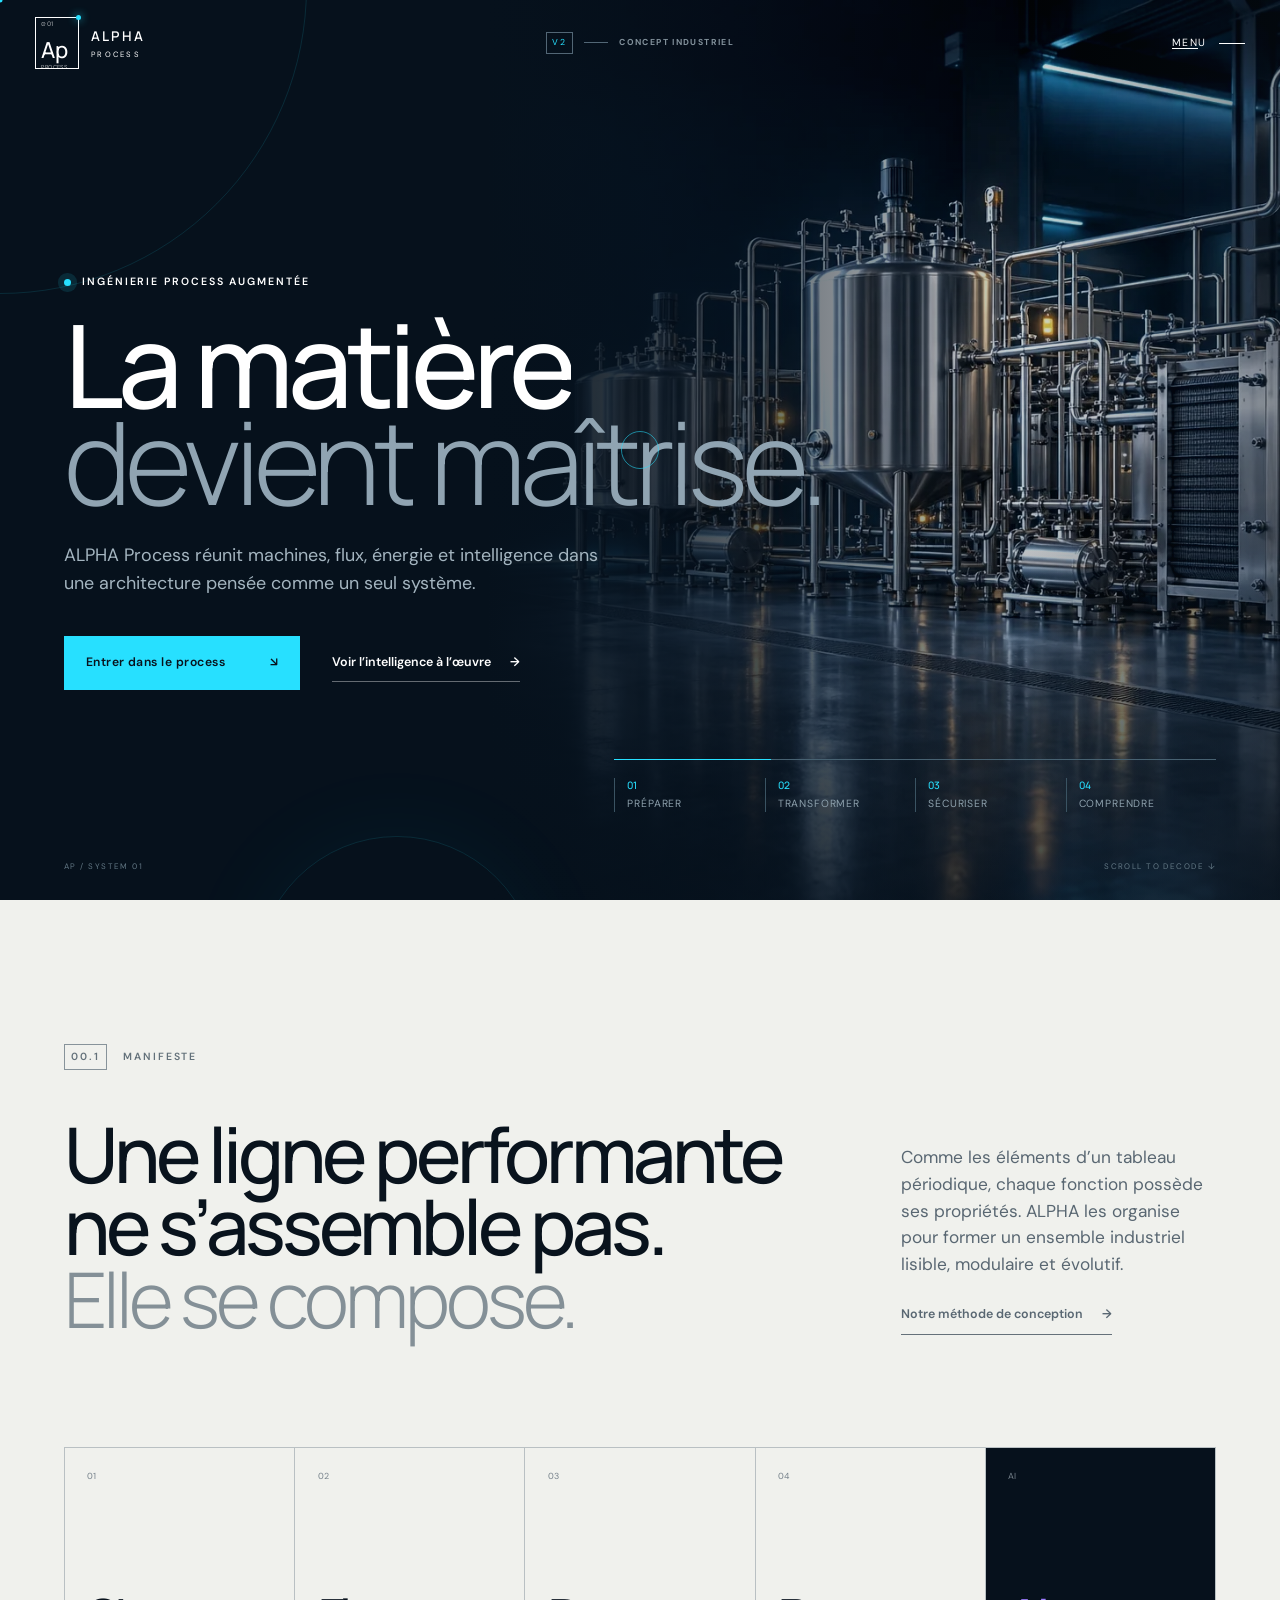
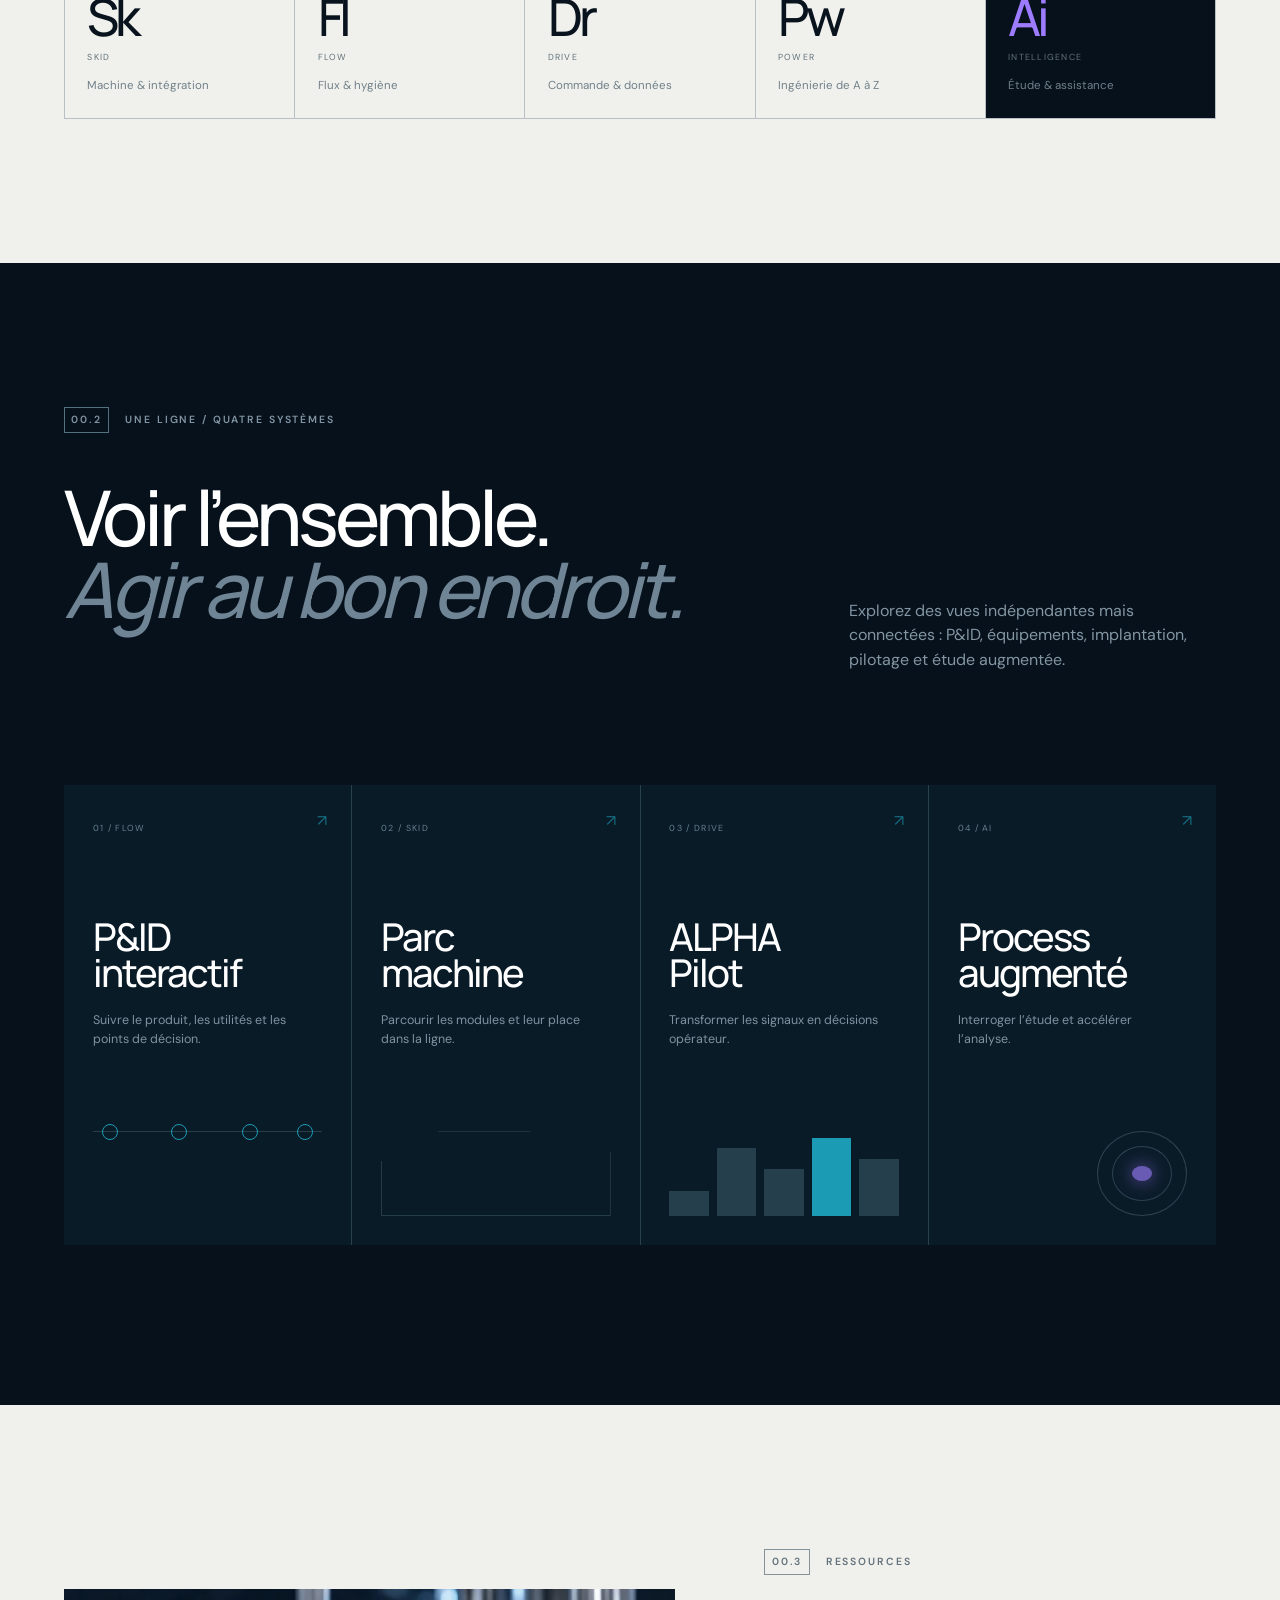
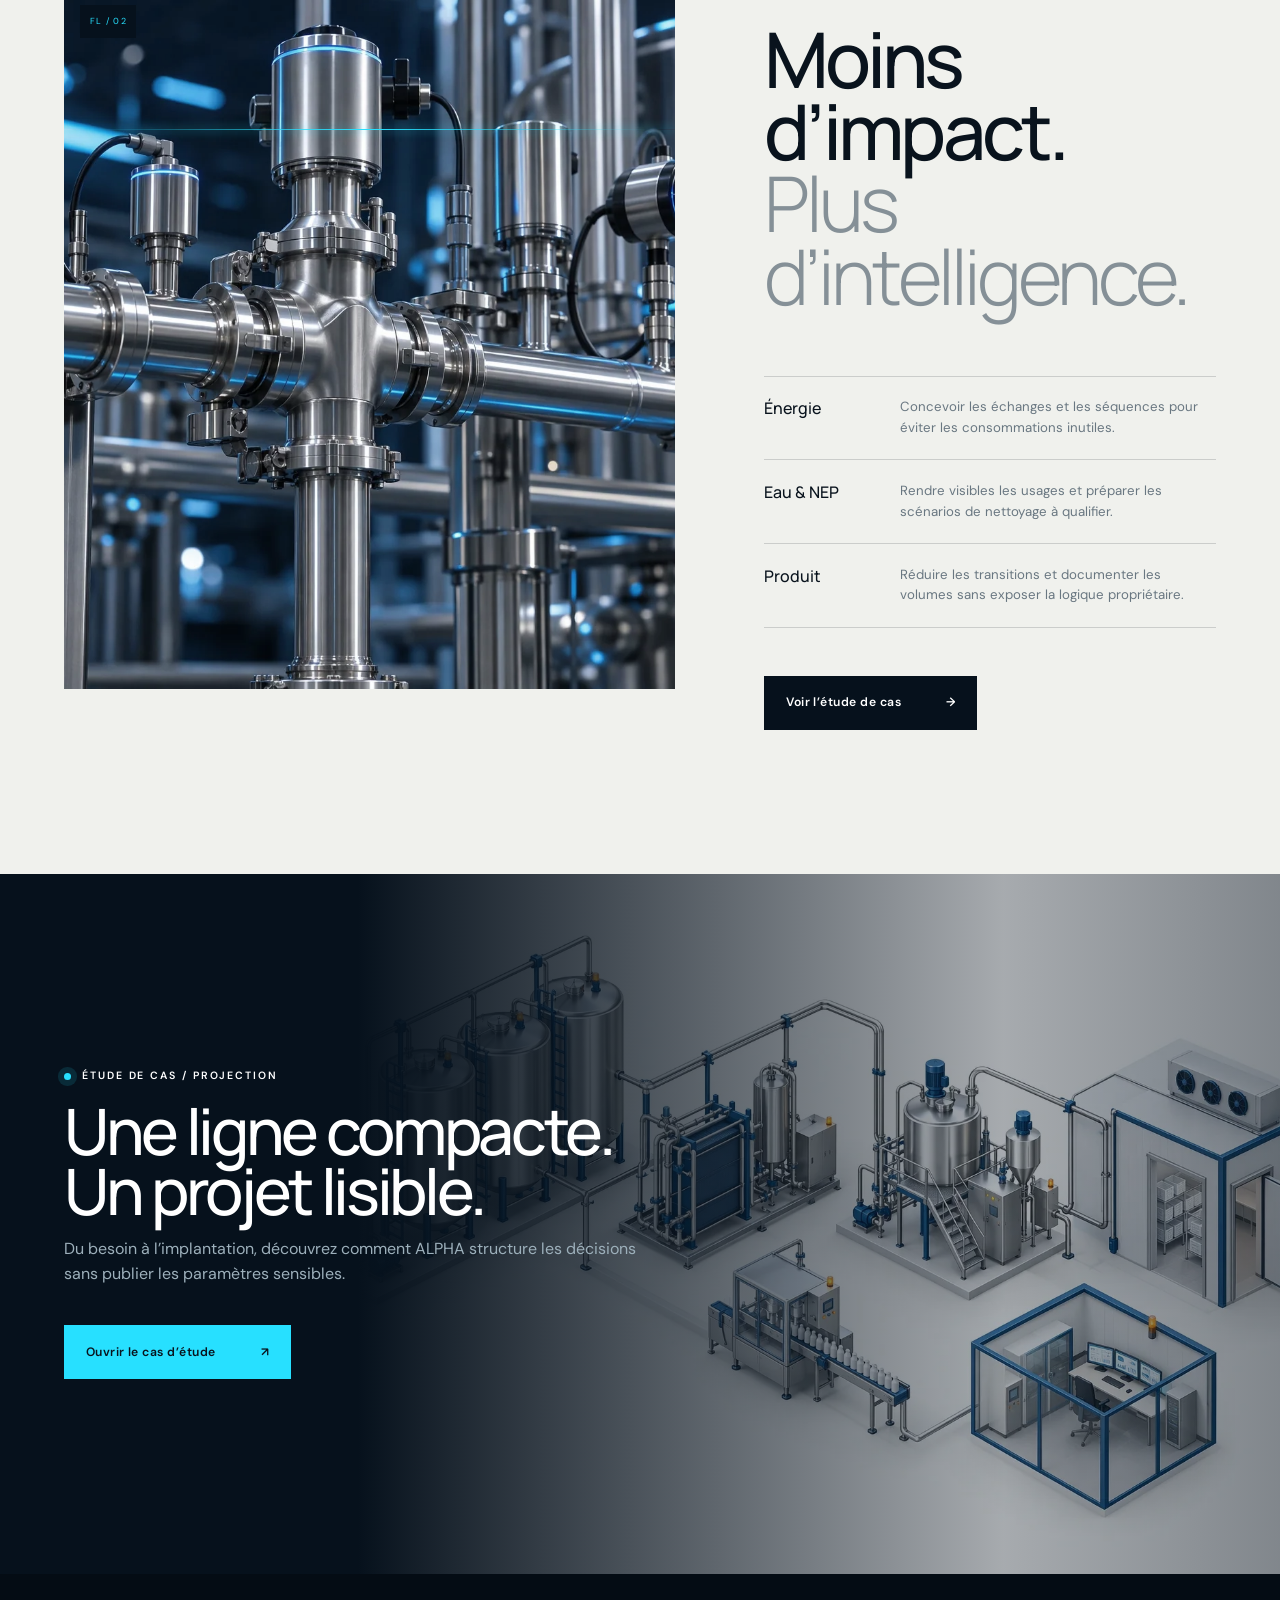
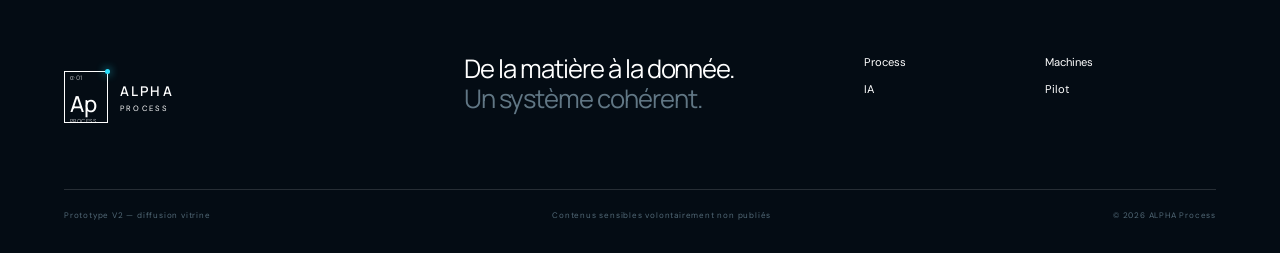
<file: index.html>
<!doctype html>
<html lang="fr" data-theme="dark">
<head>
  <meta charset="utf-8">
  <meta name="viewport" content="width=device-width, initial-scale=1">
  <meta name="robots" content="noindex,nofollow,noarchive,nosnippet,noimageindex">
  <meta name="googlebot" content="noindex,nofollow,noarchive,nosnippet,noimageindex">
  <meta name="description" content="ALPHA Process — ingénierie process, machines compactes, flux, pilotage et intelligence industrielle.">
  <meta name="theme-color" content="#06111c">
  <link rel="icon" href="data:image/svg+xml,%3Csvg xmlns='http://www.w3.org/2000/svg' viewBox='0 0 64 64'%3E%3Crect width='64' height='64' rx='4' fill='%2306111c'/%3E%3Cpath d='M15 48 30 14h5l14 34h-8l-3-8H25l-3 8Zm13-15h8l-4-10Z' fill='%2327e0ff'/%3E%3C/svg%3E">
  <link rel="stylesheet" href="styles.css">
  <script defer src="app.js"></script>
  <title>ALPHA Process — L’intelligence de conception</title>
</head>
<body class="home-page" data-page="index.html">

  <a class="skip-link" href="#main">Aller au contenu</a>
  <div class="preloader" aria-hidden="true"><div class="preloader-mark"><span class="element-logo" aria-hidden="true"><span class="element-index">α·01</span><b>Ap</b><span class="element-name">Process</span></span><span class="wordmark"><strong>ALPHA</strong><small>PROCESS</small></span></div><div class="preloader-track"><i></i></div><span>Architecture en cours</span></div>
  <div class="page-transition" aria-hidden="true"><i></i><i></i><i></i><i></i></div>
  <div class="scroll-progress" aria-hidden="true"><i></i></div>
  <div class="cursor-dot" aria-hidden="true"></div><div class="cursor-ring" aria-hidden="true"></div>
  <header class="site-header" data-header>
    <a class="brand" href="index.html" aria-label="ALPHA Process — accueil"><span class="element-logo" aria-hidden="true"><span class="element-index">α·01</span><b>Ap</b><span class="element-name">Process</span></span><span class="wordmark"><strong>ALPHA</strong><small>PROCESS</small></span></a>
    <div class="header-context"><span>V2</span><i></i><b>CONCEPT INDUSTRIEL</b></div>
    <button class="menu-button" type="button" aria-expanded="false" aria-controls="main-menu"><span>Menu</span><i></i><i></i></button>
  </header>
  <nav class="menu-overlay" id="main-menu" aria-hidden="true">
    <div class="menu-meta"><span>ÉLÉMENTS / SYSTÈMES / DONNÉES</span><span>ALPHA PROCESS © 2026</span></div>
    <div class="menu-grid"><a href="index.html" class="nav-link active"><span>00</span><b>Accueil</b><i>→</i></a><a href="process.html" class="nav-link "><span>01</span><b>Process & PID</b><i>→</i></a><a href="machines.html" class="nav-link "><span>02</span><b>Parc machine</b><i>→</i></a><a href="intelligence.html" class="nav-link "><span>03</span><b>Intelligence IA</b><i>→</i></a><a href="pilot.html" class="nav-link "><span>04</span><b>ALPHA Pilot</b><i>→</i></a><a href="etude.html" class="nav-link "><span>05</span><b>Étude projet</b><i>→</i></a></div>
    <div class="menu-footer"><p>Ingénierie process agroalimentaire<br>France</p><a href="etude.html#contact">Parler de votre projet <span>↗</span></a></div>
  </nav>
<main id="main">
<section class="hero-home">
  <div class="hero-media" data-parallax=".08"><img src="assets/alpha_hero_process_line.webp" alt="Projection originale d’une ligne process ALPHA en acier inoxydable"><div class="hero-media-shade"></div></div>
  <div class="orbital orbital-a" aria-hidden="true"></div><div class="orbital orbital-b" aria-hidden="true"></div>
  <div class="hero-home-copy">
    <p class="micro-label reveal"><i></i> INGÉNIERIE PROCESS AUGMENTÉE</p>
    <h1 class="split-title">La matière<br><em>devient maîtrise.</em></h1>
    <p class="hero-intro reveal">ALPHA Process réunit machines, flux, énergie et intelligence dans une architecture pensée comme un seul système.</p>
    <div class="hero-actions reveal"><a class="button button-cyan magnetic" href="process.html">Entrer dans le process <span>↘</span></a><a class="line-link" href="intelligence.html">Voir l’intelligence à l’œuvre <span>→</span></a></div>
  </div>
  <div class="hero-process-line" aria-label="Parcours process conceptuel">
    <div class="flow-rail"><i></i></div>
    <a href="process.html#pid"><b>01</b><span>Préparer</span></a><a href="process.html#thermal"><b>02</b><span>Transformer</span></a><a href="process.html#pid"><b>03</b><span>Sécuriser</span></a><a href="pilot.html"><b>04</b><span>Comprendre</span></a>
  </div>
  <div class="hero-index"><span>AP / SYSTEM 01</span><span>SCROLL TO DECODE ↓</span></div>
</section>
<section class="statement section-pad">
  <div class="section-code reveal"><span>00.1</span> MANIFESTE</div>
  <div class="statement-grid"><h2 class="reveal">Une ligne performante ne s’assemble pas.<br><em>Elle se compose.</em></h2><div class="statement-copy reveal"><p>Comme les éléments d’un tableau périodique, chaque fonction possède ses propriétés. ALPHA les organise pour former un ensemble industriel lisible, modulaire et évolutif.</p><a class="line-link dark" href="etude.html">Notre méthode de conception <span>→</span></a></div></div>
  <div class="element-strip">
    <article class="element-card reveal tilt"><span>01</span><b>Sk</b><small>SKID</small><p>Machine & intégration</p></article>
    <article class="element-card reveal tilt"><span>02</span><b>Fl</b><small>FLOW</small><p>Flux & hygiène</p></article>
    <article class="element-card reveal tilt"><span>03</span><b>Dr</b><small>DRIVE</small><p>Commande & données</p></article>
    <article class="element-card reveal tilt"><span>04</span><b>Pw</b><small>POWER</small><p>Ingénierie de A à Z</p></article>
    <article class="element-card reveal tilt element-ai"><span>AI</span><b>Ai</b><small>INTELLIGENCE</small><p>Étude & assistance</p></article>
  </div>
</section>
<section class="systems-showcase section-pad dark-section">
  <div class="section-code light reveal"><span>00.2</span> UNE LIGNE / QUATRE SYSTÈMES</div>
  <div class="showcase-head"><h2 class="reveal">Voir l’ensemble.<br><em>Agir au bon endroit.</em></h2><p class="reveal">Explorez des vues indépendantes mais connectées : P&amp;ID, équipements, implantation, pilotage et étude augmentée.</p></div>
  <div class="view-cards">
    <a class="view-card reveal" href="process.html"><span>01 / FLOW</span><h3>P&amp;ID<br>interactif</h3><p>Suivre le produit, les utilités et les points de décision.</p><i>↗</i><div class="mini-pid"><b></b><b></b><b></b><b></b></div></a>
    <a class="view-card reveal" href="machines.html"><span>02 / SKID</span><h3>Parc<br>machine</h3><p>Parcourir les modules et leur place dans la ligne.</p><i>↗</i><div class="mini-machine"></div></a>
    <a class="view-card reveal" href="pilot.html"><span>03 / DRIVE</span><h3>ALPHA<br>Pilot</h3><p>Transformer les signaux en décisions opérateur.</p><i>↗</i><div class="mini-data"><b></b><b></b><b></b><b></b><b></b></div></a>
    <a class="view-card reveal" href="intelligence.html"><span>04 / AI</span><h3>Process<br>augmenté</h3><p>Interroger l’étude et accélérer l’analyse.</p><i>↗</i><div class="mini-orbit"></div></a>
  </div>
</section>
<section class="resource-section section-pad">
  <div class="resource-visual reveal"><img src="assets/alpha_valves_flow.webp" alt="Réseau sanitaire original de vannes et tuyauteries ALPHA"><div class="resource-tag">FL / 02</div><div class="scan"></div></div>
  <div class="resource-copy"><div class="section-code reveal"><span>00.3</span> RESSOURCES</div><h2 class="reveal">Moins d’impact.<br><em>Plus d’intelligence.</em></h2><div class="resource-list"><article class="reveal"><b>Énergie</b><p>Concevoir les échanges et les séquences pour éviter les consommations inutiles.</p></article><article class="reveal"><b>Eau & NEP</b><p>Rendre visibles les usages et préparer les scénarios de nettoyage à qualifier.</p></article><article class="reveal"><b>Produit</b><p>Réduire les transitions et documenter les volumes sans exposer la logique propriétaire.</p></article></div><a class="button button-dark magnetic" href="etude.html">Voir l’étude de cas <span>→</span></a></div>
</section>
<section class="case-banner">
  <div class="case-bg"><img src="assets/alpha_factory_overview.webp" alt="Implantation isométrique originale d’un atelier process compact"></div>
  <div class="case-copy reveal"><p class="micro-label"><i></i> ÉTUDE DE CAS / PROJECTION</p><h2>Une ligne compacte.<br>Un projet lisible.</h2><p>Du besoin à l’implantation, découvrez comment ALPHA structure les décisions sans publier les paramètres sensibles.</p><a class="button button-cyan" href="etude.html">Ouvrir le cas d’étude <span>↗</span></a></div>
</section>
</main>
  <footer class="site-footer">
    <div class="footer-brand"><span class="element-logo" aria-hidden="true"><span class="element-index">α·01</span><b>Ap</b><span class="element-name">Process</span></span><span class="wordmark"><strong>ALPHA</strong><small>PROCESS</small></span></div>
    <p>De la matière à la donnée.<br><span>Un système cohérent.</span></p>
    <div class="footer-nav"><a href="process.html">Process</a><a href="machines.html">Machines</a><a href="intelligence.html">IA</a><a href="pilot.html">Pilot</a></div>
    <div class="footer-bottom"><span>Prototype V2 — diffusion vitrine</span><span>Contenus sensibles volontairement non publiés</span><span>© 2026 ALPHA Process</span></div>
  </footer>
</body></html>
</file>
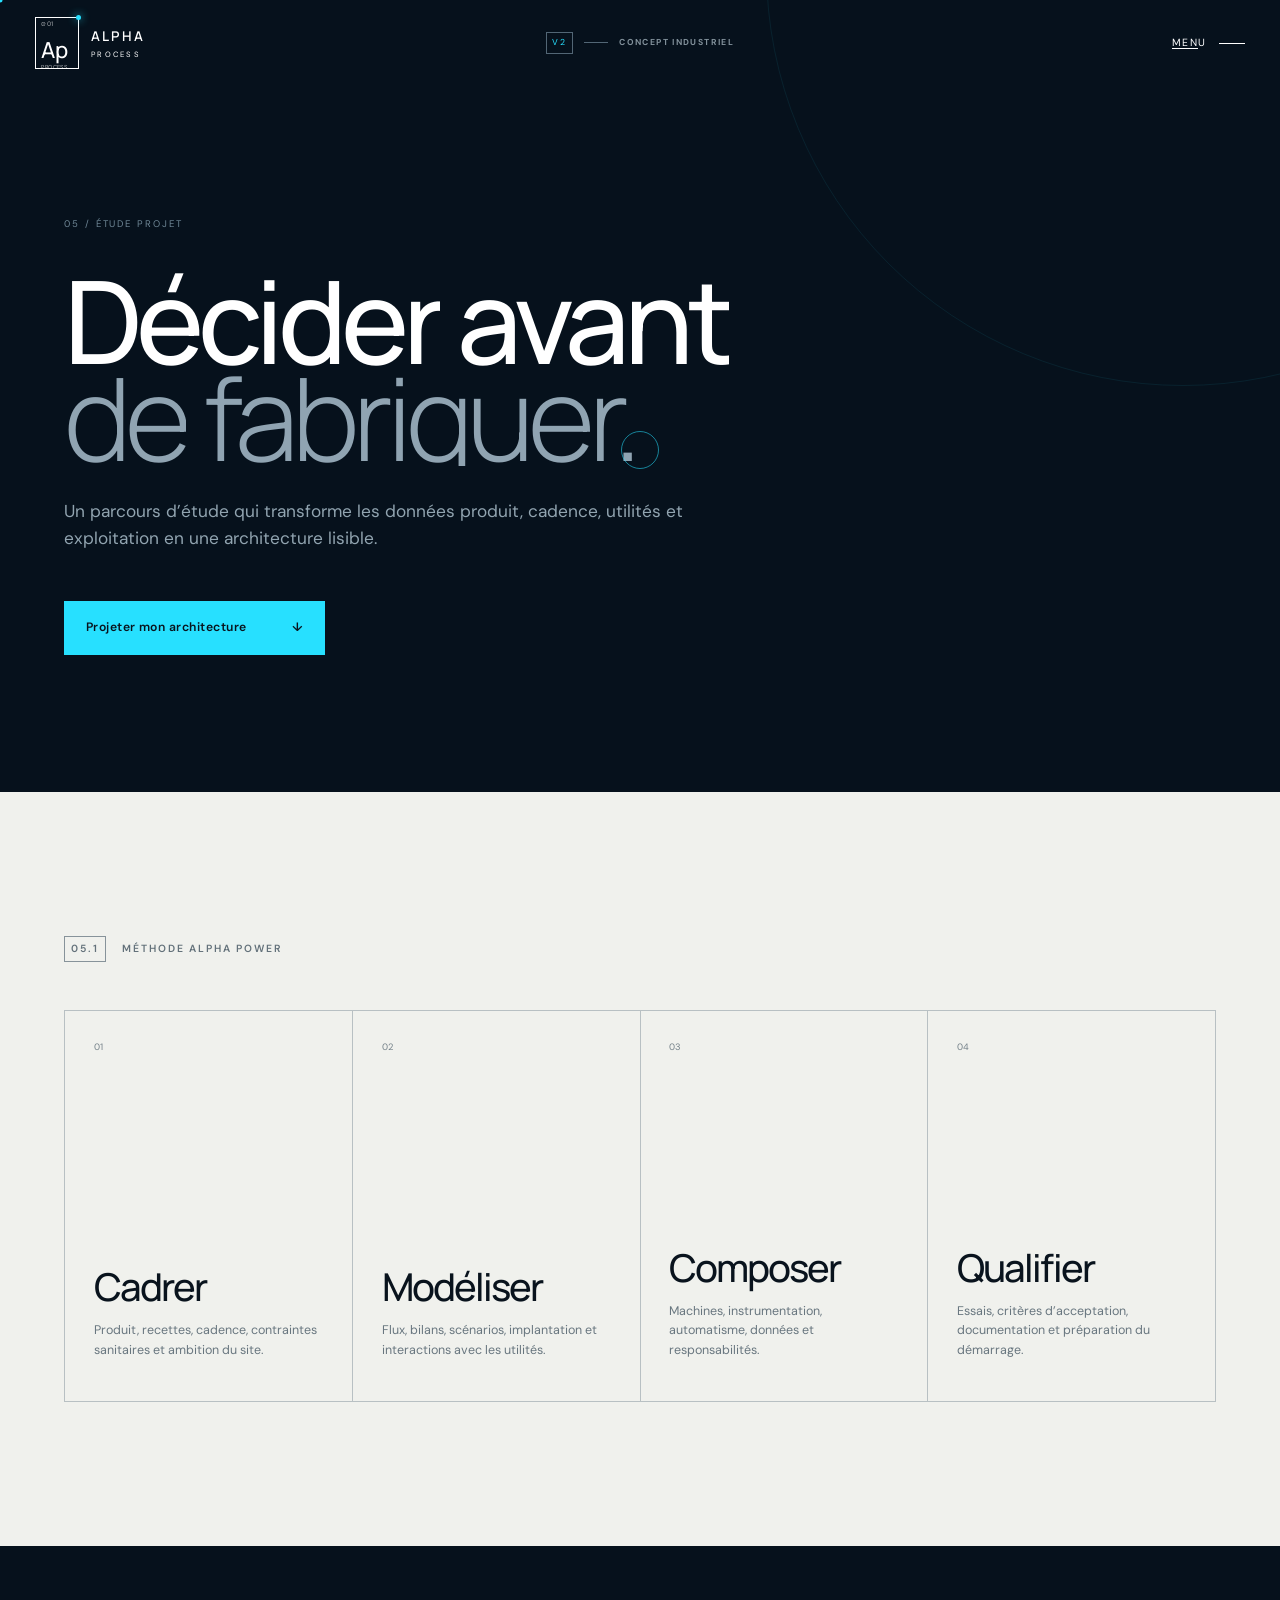
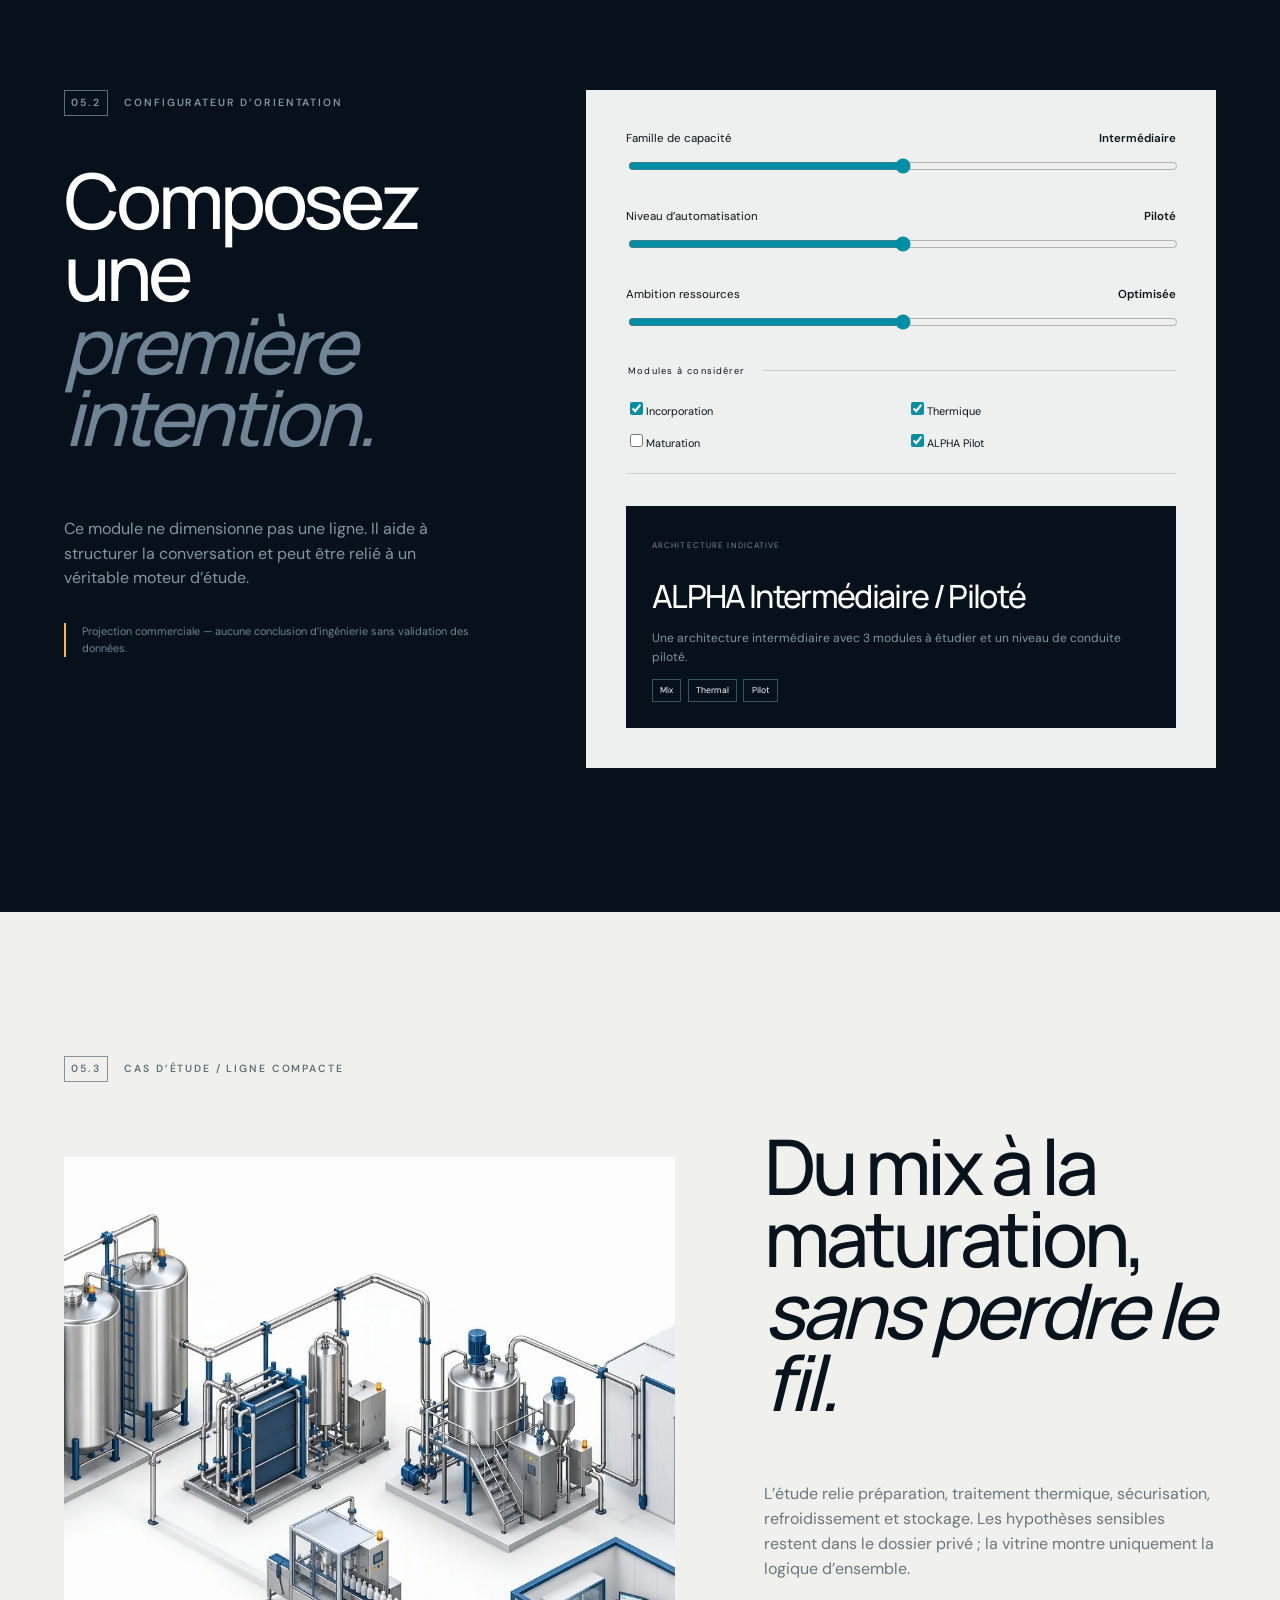
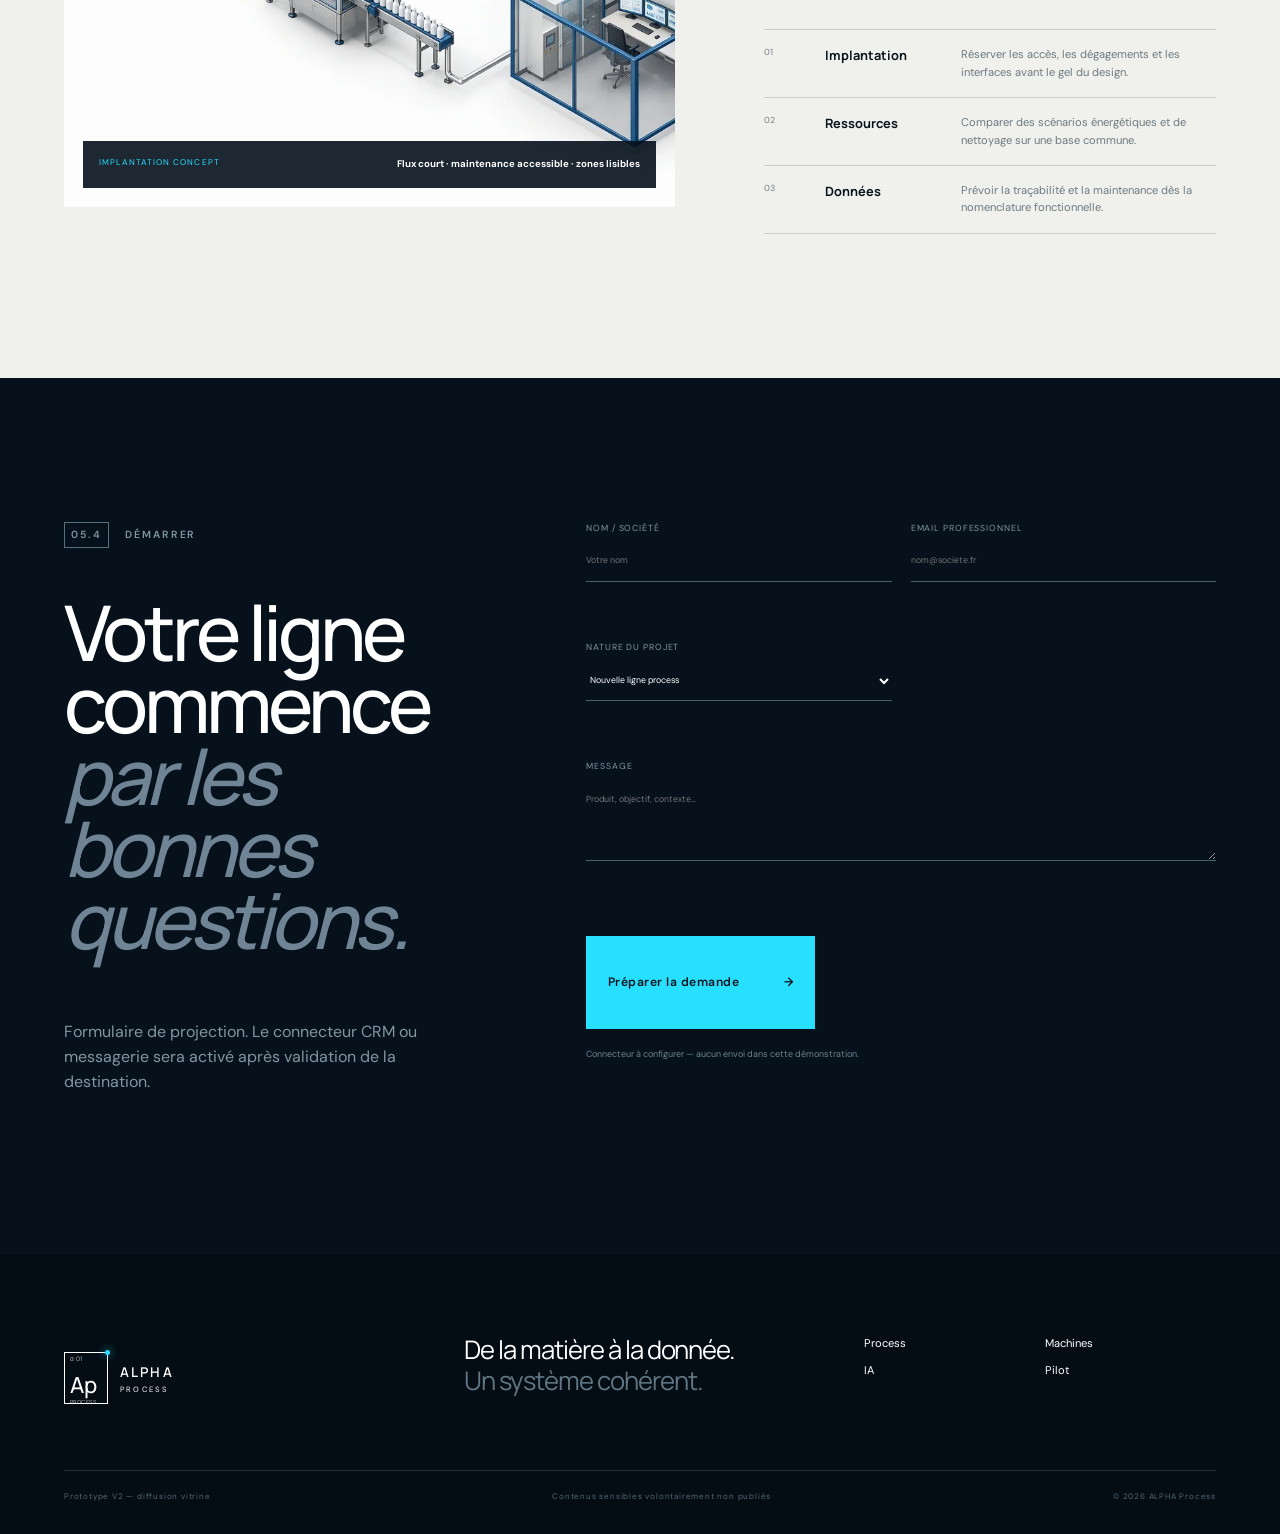
<file: etude.html>
<!doctype html>
<html lang="fr" data-theme="dark">
<head>
  <meta charset="utf-8">
  <meta name="viewport" content="width=device-width, initial-scale=1">
  <meta name="robots" content="noindex,nofollow,noarchive,nosnippet,noimageindex">
  <meta name="googlebot" content="noindex,nofollow,noarchive,nosnippet,noimageindex">
  <meta name="description" content="ALPHA Process — ingénierie process, machines compactes, flux, pilotage et intelligence industrielle.">
  <meta name="theme-color" content="#06111c">
  <link rel="icon" href="data:image/svg+xml,%3Csvg xmlns='http://www.w3.org/2000/svg' viewBox='0 0 64 64'%3E%3Crect width='64' height='64' rx='4' fill='%2306111c'/%3E%3Cpath d='M15 48 30 14h5l14 34h-8l-3-8H25l-3 8Zm13-15h8l-4-10Z' fill='%2327e0ff'/%3E%3C/svg%3E">
  <link rel="stylesheet" href="styles.css">
  <script defer src="app.js"></script>
  <title>Étude projet — ALPHA Process</title>
</head>
<body class="study-page" data-page="etude.html">

  <a class="skip-link" href="#main">Aller au contenu</a>
  <div class="preloader" aria-hidden="true"><div class="preloader-mark"><span class="element-logo" aria-hidden="true"><span class="element-index">α·01</span><b>Ap</b><span class="element-name">Process</span></span><span class="wordmark"><strong>ALPHA</strong><small>PROCESS</small></span></div><div class="preloader-track"><i></i></div><span>Architecture en cours</span></div>
  <div class="page-transition" aria-hidden="true"><i></i><i></i><i></i><i></i></div>
  <div class="scroll-progress" aria-hidden="true"><i></i></div>
  <div class="cursor-dot" aria-hidden="true"></div><div class="cursor-ring" aria-hidden="true"></div>
  <header class="site-header" data-header>
    <a class="brand" href="index.html" aria-label="ALPHA Process — accueil"><span class="element-logo" aria-hidden="true"><span class="element-index">α·01</span><b>Ap</b><span class="element-name">Process</span></span><span class="wordmark"><strong>ALPHA</strong><small>PROCESS</small></span></a>
    <div class="header-context"><span>V2</span><i></i><b>CONCEPT INDUSTRIEL</b></div>
    <button class="menu-button" type="button" aria-expanded="false" aria-controls="main-menu"><span>Menu</span><i></i><i></i></button>
  </header>
  <nav class="menu-overlay" id="main-menu" aria-hidden="true">
    <div class="menu-meta"><span>ÉLÉMENTS / SYSTÈMES / DONNÉES</span><span>ALPHA PROCESS © 2026</span></div>
    <div class="menu-grid"><a href="index.html" class="nav-link "><span>00</span><b>Accueil</b><i>→</i></a><a href="process.html" class="nav-link "><span>01</span><b>Process & PID</b><i>→</i></a><a href="machines.html" class="nav-link "><span>02</span><b>Parc machine</b><i>→</i></a><a href="intelligence.html" class="nav-link "><span>03</span><b>Intelligence IA</b><i>→</i></a><a href="pilot.html" class="nav-link "><span>04</span><b>ALPHA Pilot</b><i>→</i></a><a href="etude.html" class="nav-link active"><span>05</span><b>Étude projet</b><i>→</i></a></div>
    <div class="menu-footer"><p>Ingénierie process agroalimentaire<br>France</p><a href="etude.html#contact">Parler de votre projet <span>↗</span></a></div>
  </nav>
<main id="main">
<section class="page-hero study-hero"><div class="page-hero-code">05 / ÉTUDE PROJET</div><h1 class="split-title">Décider avant<br><em>de fabriquer.</em></h1><p class="reveal">Un parcours d’étude qui transforme les données produit, cadence, utilités et exploitation en une architecture lisible.</p><a class="button button-cyan reveal" href="#configurator">Projeter mon architecture <span>↓</span></a></section>
<section class="study-method section-pad"><div class="section-code"><span>05.1</span> MÉTHODE ALPHA POWER</div><div class="method-track"><article class="reveal"><span>01</span><h2>Cadrer</h2><p>Produit, recettes, cadence, contraintes sanitaires et ambition du site.</p></article><article class="reveal"><span>02</span><h2>Modéliser</h2><p>Flux, bilans, scénarios, implantation et interactions avec les utilités.</p></article><article class="reveal"><span>03</span><h2>Composer</h2><p>Machines, instrumentation, automatisme, données et responsabilités.</p></article><article class="reveal"><span>04</span><h2>Qualifier</h2><p>Essais, critères d’acceptation, documentation et préparation du démarrage.</p></article></div></section>
<section class="configurator dark-section" id="configurator">
  <div class="config-copy"><div class="section-code light"><span>05.2</span> CONFIGURATEUR D’ORIENTATION</div><h2 class="reveal">Composez une<br><em>première intention.</em></h2><p>Ce module ne dimensionne pas une ligne. Il aide à structurer la conversation et peut être relié à un véritable moteur d’étude.</p><div class="config-warning">Projection commerciale — aucune conclusion d’ingénierie sans validation des données.</div></div>
  <form class="config-panel" data-configurator>
    <label><span>Famille de capacité</span><output data-output="capacity">Intermédiaire</output><input type="range" name="capacity" min="1" max="3" value="2" step="1"></label>
    <label><span>Niveau d’automatisation</span><output data-output="automation">Piloté</output><input type="range" name="automation" min="1" max="3" value="2" step="1"></label>
    <label><span>Ambition ressources</span><output data-output="resources">Optimisée</output><input type="range" name="resources" min="1" max="3" value="2" step="1"></label>
    <fieldset><legend>Modules à considérer</legend><label><input type="checkbox" name="module" value="Mix" checked><span>Incorporation</span></label><label><input type="checkbox" name="module" value="Thermal" checked><span>Thermique</span></label><label><input type="checkbox" name="module" value="Tank"><span>Maturation</span></label><label><input type="checkbox" name="module" value="Pilot" checked><span>ALPHA Pilot</span></label></fieldset>
    <div class="config-result"><small>ARCHITECTURE INDICATIVE</small><h3 data-config-title>ALPHA Core / Pilotée</h3><p data-config-copy>Une ligne compacte avec préparation, traitement et suivi de lot.</p><div data-config-tags><span>Mix</span><span>Thermal</span><span>Pilot</span></div></div>
  </form>
</section>
<section class="case-study section-pad"><div class="section-code"><span>05.3</span> CAS D’ÉTUDE / LIGNE COMPACTE</div><div class="case-study-grid"><div class="case-visual reveal"><img src="assets/alpha_factory_overview.webp" alt="Vue isométrique conceptuelle d’une ligne ALPHA"><div class="case-visual-overlay"><span>IMPLANTATION CONCEPT</span><b>Flux court · maintenance accessible · zones lisibles</b></div></div><div class="case-narrative"><h2 class="reveal">Du mix à la maturation,<br><em>sans perdre le fil.</em></h2><p class="reveal">L’étude relie préparation, traitement thermique, sécurisation, refroidissement et stockage. Les hypothèses sensibles restent dans le dossier privé ; la vitrine montre uniquement la logique d’ensemble.</p><div class="case-results"><article class="reveal"><span>01</span><b>Implantation</b><p>Réserver les accès, les dégagements et les interfaces avant le gel du design.</p></article><article class="reveal"><span>02</span><b>Ressources</b><p>Comparer des scénarios énergétiques et de nettoyage sur une base commune.</p></article><article class="reveal"><span>03</span><b>Données</b><p>Prévoir la traçabilité et la maintenance dès la nomenclature fonctionnelle.</p></article></div></div></div></section>
<section class="contact-section dark-section section-pad" id="contact"><div class="contact-intro"><div class="section-code light"><span>05.4</span> DÉMARRER</div><h2>Votre ligne commence<br><em>par les bonnes questions.</em></h2><p>Formulaire de projection. Le connecteur CRM ou messagerie sera activé après validation de la destination.</p></div><form class="contact-form" data-contact-form><label>Nom / société<input name="name" required placeholder="Votre nom"></label><label>Email professionnel<input type="email" name="email" required placeholder="nom@societe.fr"></label><label>Nature du projet<select name="project"><option>Nouvelle ligne process</option><option>Skid compact</option><option>Optimisation d’une ligne</option><option>Pilotage & données</option></select></label><label>Message<textarea name="message" rows="4" placeholder="Produit, objectif, contexte…"></textarea></label><button class="button button-cyan" type="submit">Préparer la demande <span>→</span></button><p data-form-status>Connecteur à configurer — aucun envoi dans cette démonstration.</p></form></section>
</main>
  <footer class="site-footer">
    <div class="footer-brand"><span class="element-logo" aria-hidden="true"><span class="element-index">α·01</span><b>Ap</b><span class="element-name">Process</span></span><span class="wordmark"><strong>ALPHA</strong><small>PROCESS</small></span></div>
    <p>De la matière à la donnée.<br><span>Un système cohérent.</span></p>
    <div class="footer-nav"><a href="process.html">Process</a><a href="machines.html">Machines</a><a href="intelligence.html">IA</a><a href="pilot.html">Pilot</a></div>
    <div class="footer-bottom"><span>Prototype V2 — diffusion vitrine</span><span>Contenus sensibles volontairement non publiés</span><span>© 2026 ALPHA Process</span></div>
  </footer>
</body></html>
</file>
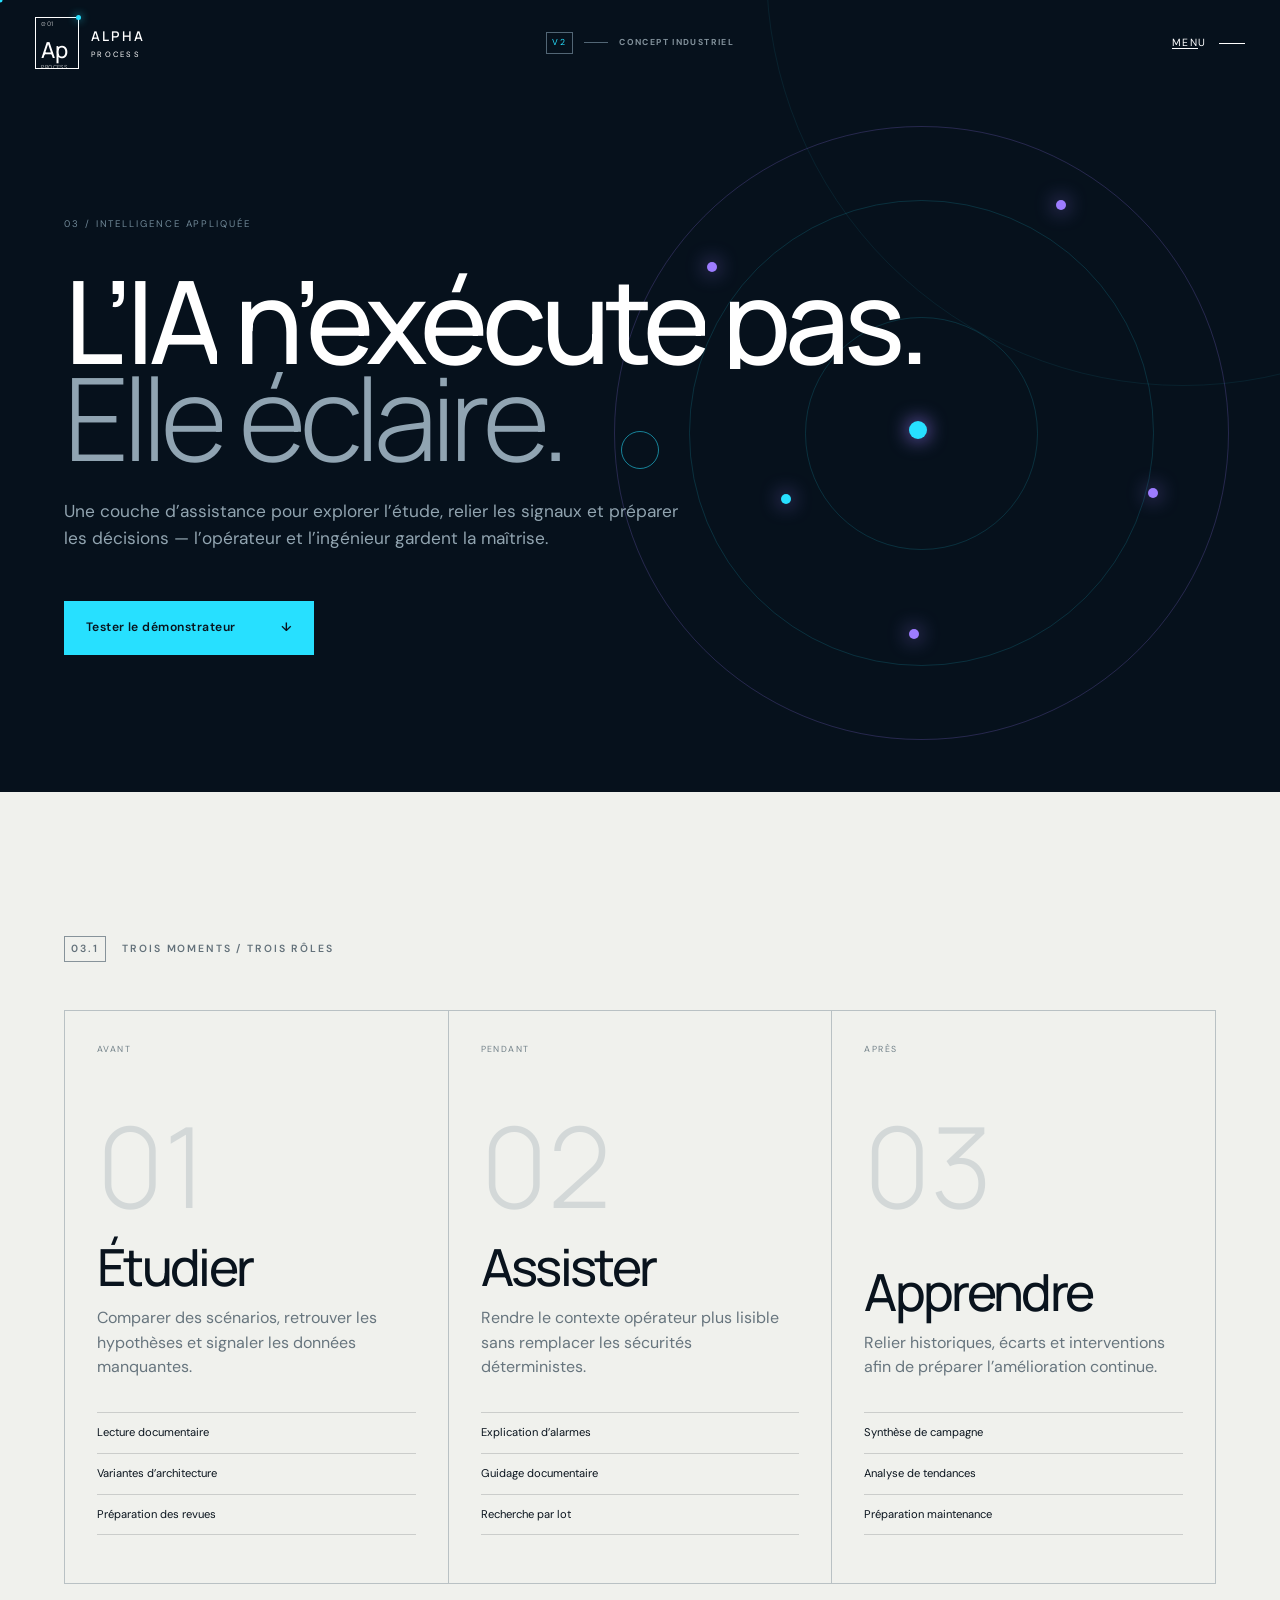
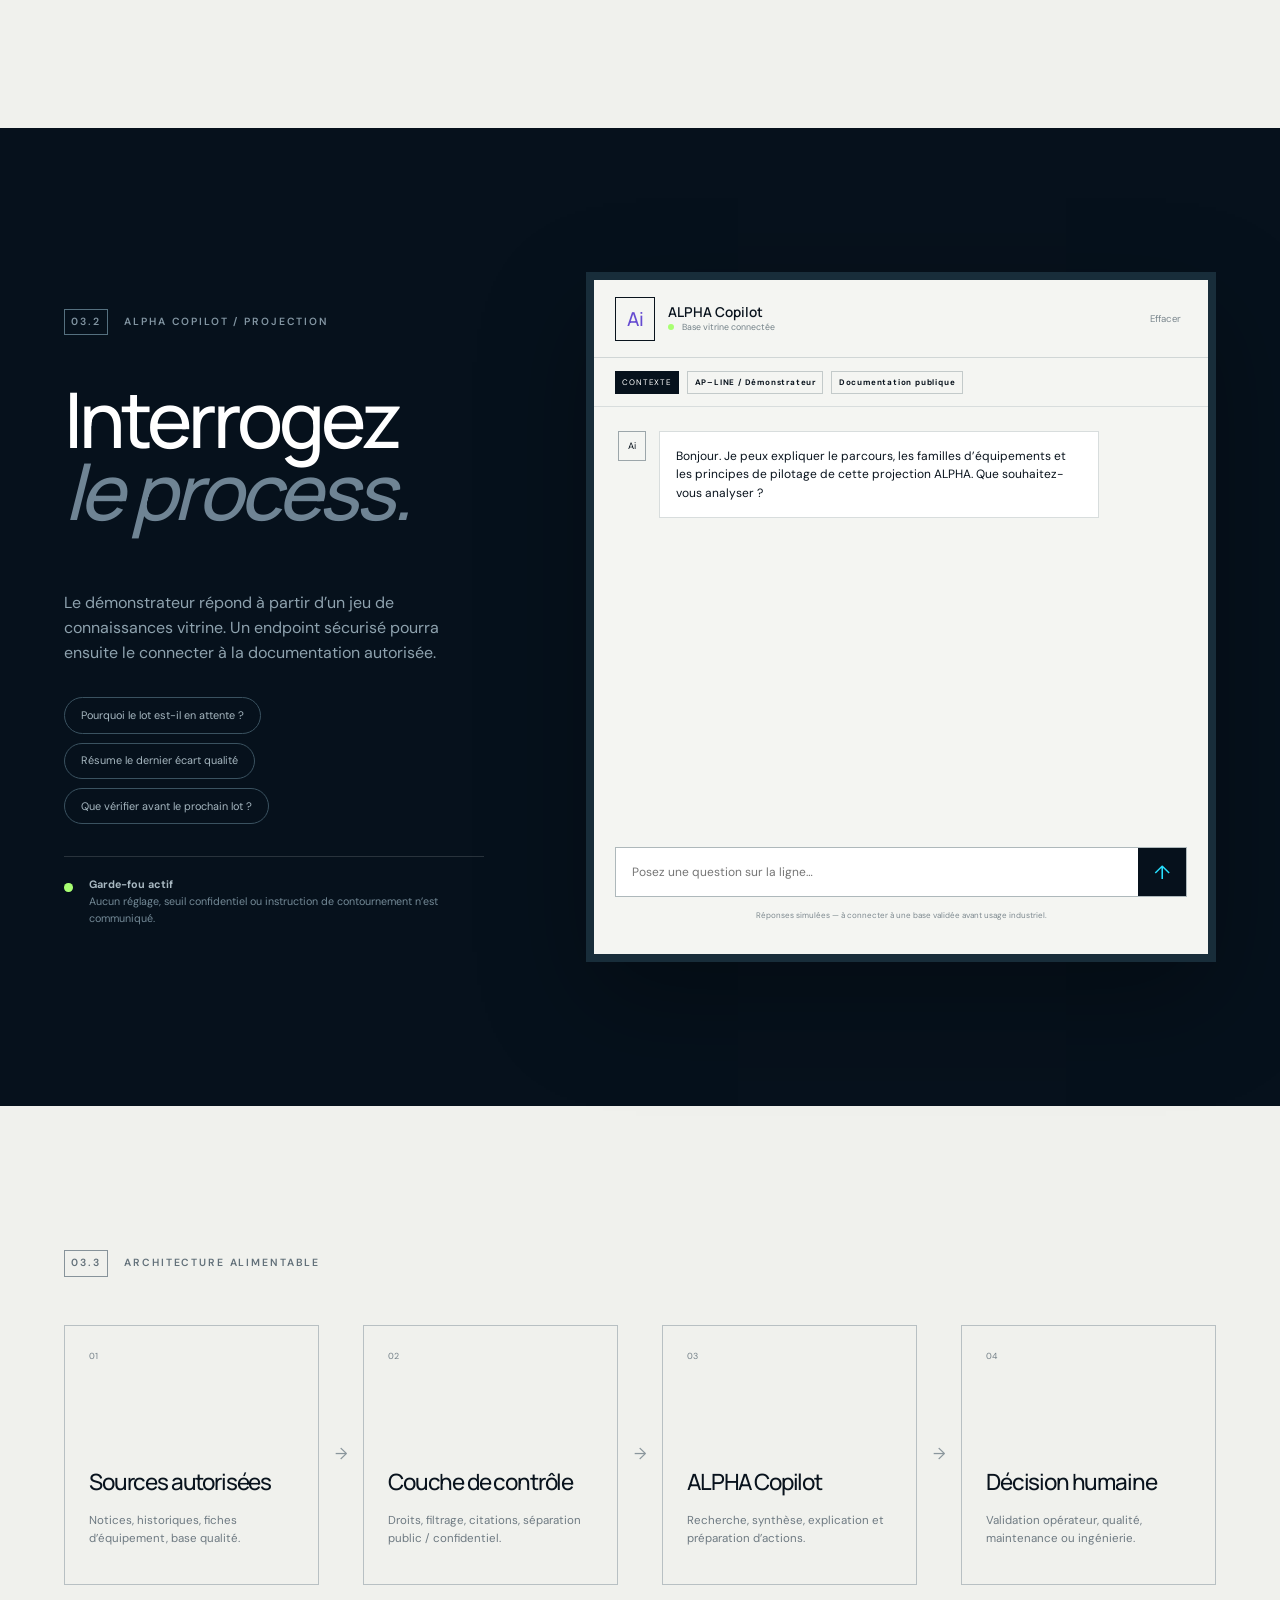
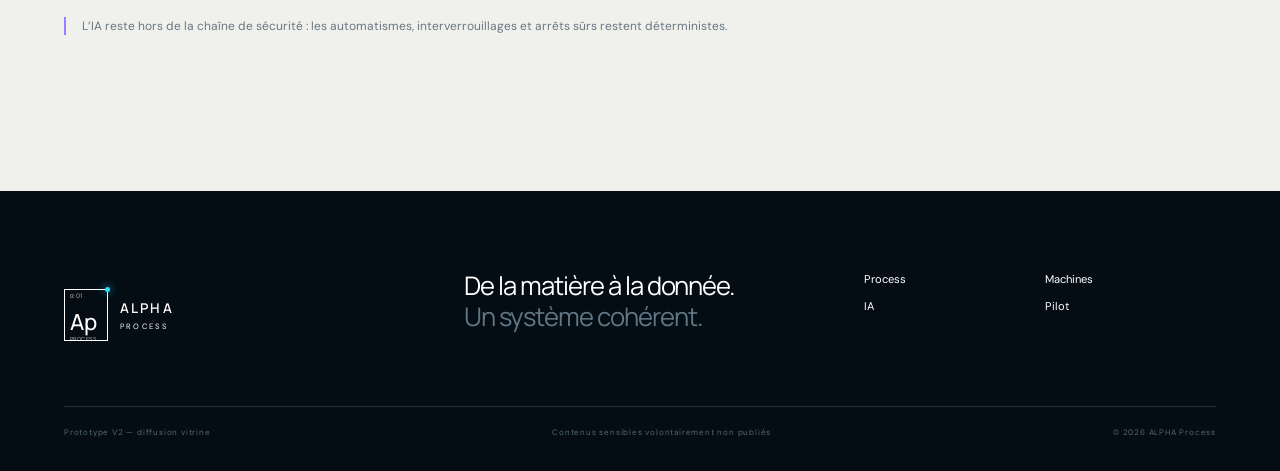
<file: intelligence.html>
<!doctype html>
<html lang="fr" data-theme="dark">
<head>
  <meta charset="utf-8">
  <meta name="viewport" content="width=device-width, initial-scale=1">
  <meta name="robots" content="noindex,nofollow,noarchive,nosnippet,noimageindex">
  <meta name="googlebot" content="noindex,nofollow,noarchive,nosnippet,noimageindex">
  <meta name="description" content="ALPHA Process — ingénierie process, machines compactes, flux, pilotage et intelligence industrielle.">
  <meta name="theme-color" content="#06111c">
  <link rel="icon" href="data:image/svg+xml,%3Csvg xmlns='http://www.w3.org/2000/svg' viewBox='0 0 64 64'%3E%3Crect width='64' height='64' rx='4' fill='%2306111c'/%3E%3Cpath d='M15 48 30 14h5l14 34h-8l-3-8H25l-3 8Zm13-15h8l-4-10Z' fill='%2327e0ff'/%3E%3C/svg%3E">
  <link rel="stylesheet" href="styles.css">
  <script defer src="app.js"></script>
  <title>Intelligence IA — ALPHA Process</title>
</head>
<body class="intelligence-page" data-page="intelligence.html">

  <a class="skip-link" href="#main">Aller au contenu</a>
  <div class="preloader" aria-hidden="true"><div class="preloader-mark"><span class="element-logo" aria-hidden="true"><span class="element-index">α·01</span><b>Ap</b><span class="element-name">Process</span></span><span class="wordmark"><strong>ALPHA</strong><small>PROCESS</small></span></div><div class="preloader-track"><i></i></div><span>Architecture en cours</span></div>
  <div class="page-transition" aria-hidden="true"><i></i><i></i><i></i><i></i></div>
  <div class="scroll-progress" aria-hidden="true"><i></i></div>
  <div class="cursor-dot" aria-hidden="true"></div><div class="cursor-ring" aria-hidden="true"></div>
  <header class="site-header" data-header>
    <a class="brand" href="index.html" aria-label="ALPHA Process — accueil"><span class="element-logo" aria-hidden="true"><span class="element-index">α·01</span><b>Ap</b><span class="element-name">Process</span></span><span class="wordmark"><strong>ALPHA</strong><small>PROCESS</small></span></a>
    <div class="header-context"><span>V2</span><i></i><b>CONCEPT INDUSTRIEL</b></div>
    <button class="menu-button" type="button" aria-expanded="false" aria-controls="main-menu"><span>Menu</span><i></i><i></i></button>
  </header>
  <nav class="menu-overlay" id="main-menu" aria-hidden="true">
    <div class="menu-meta"><span>ÉLÉMENTS / SYSTÈMES / DONNÉES</span><span>ALPHA PROCESS © 2026</span></div>
    <div class="menu-grid"><a href="index.html" class="nav-link "><span>00</span><b>Accueil</b><i>→</i></a><a href="process.html" class="nav-link "><span>01</span><b>Process & PID</b><i>→</i></a><a href="machines.html" class="nav-link "><span>02</span><b>Parc machine</b><i>→</i></a><a href="intelligence.html" class="nav-link active"><span>03</span><b>Intelligence IA</b><i>→</i></a><a href="pilot.html" class="nav-link "><span>04</span><b>ALPHA Pilot</b><i>→</i></a><a href="etude.html" class="nav-link "><span>05</span><b>Étude projet</b><i>→</i></a></div>
    <div class="menu-footer"><p>Ingénierie process agroalimentaire<br>France</p><a href="etude.html#contact">Parler de votre projet <span>↗</span></a></div>
  </nav>
<main id="main">
<section class="page-hero ai-hero"><div class="ai-field" aria-hidden="true"><i></i><i></i><i></i><i></i><i></i><i></i></div><div class="page-hero-code">03 / INTELLIGENCE APPLIQUÉE</div><h1 class="split-title">L’IA n’exécute pas.<br><em>Elle éclaire.</em></h1><p class="reveal">Une couche d’assistance pour explorer l’étude, relier les signaux et préparer les décisions — l’opérateur et l’ingénieur gardent la maîtrise.</p><a class="button button-cyan reveal" href="#copilot">Tester le démonstrateur <span>↓</span></a></section>
<section class="ai-roles section-pad">
  <div class="section-code"><span>03.1</span> TROIS MOMENTS / TROIS RÔLES</div><div class="ai-role-grid"><article class="reveal"><span>AVANT</span><b>01</b><h2>Étudier</h2><p>Comparer des scénarios, retrouver les hypothèses et signaler les données manquantes.</p><ul><li>Lecture documentaire</li><li>Variantes d’architecture</li><li>Préparation des revues</li></ul></article><article class="reveal"><span>PENDANT</span><b>02</b><h2>Assister</h2><p>Rendre le contexte opérateur plus lisible sans remplacer les sécurités déterministes.</p><ul><li>Explication d’alarmes</li><li>Guidage documentaire</li><li>Recherche par lot</li></ul></article><article class="reveal"><span>APRÈS</span><b>03</b><h2>Apprendre</h2><p>Relier historiques, écarts et interventions afin de préparer l’amélioration continue.</p><ul><li>Synthèse de campagne</li><li>Analyse de tendances</li><li>Préparation maintenance</li></ul></article></div>
</section>
<section class="copilot-section dark-section" id="copilot">
  <div class="copilot-copy"><div class="section-code light"><span>03.2</span> ALPHA COPILOT / PROJECTION</div><h2 class="reveal">Interrogez<br><em>le process.</em></h2><p class="reveal">Le démonstrateur répond à partir d’un jeu de connaissances vitrine. Un endpoint sécurisé pourra ensuite le connecter à la documentation autorisée.</p><div class="copilot-chips"><button data-question="Pourquoi le lot est-il en attente ?">Pourquoi le lot est-il en attente ?</button><button data-question="Résume le dernier écart qualité">Résume le dernier écart qualité</button><button data-question="Que vérifier avant le prochain lot ?">Que vérifier avant le prochain lot ?</button></div><div class="guardrail"><i></i><span><b>Garde-fou actif</b> Aucun réglage, seuil confidentiel ou instruction de contournement n’est communiqué.</span></div></div>
  <div class="chat-shell reveal" data-chat><div class="chat-top"><div class="chat-logo">Ai</div><div><b>ALPHA Copilot</b><small><i></i> Base vitrine connectée</small></div><button type="button" data-chat-clear>Effacer</button></div><div class="chat-context"><span>CONTEXTE</span><b>AP–LINE / Démonstrateur</b><b>Documentation publique</b></div><div class="chat-messages" data-chat-messages><div class="message assistant"><span>Ai</span><p>Bonjour. Je peux expliquer le parcours, les familles d’équipements et les principes de pilotage de cette projection ALPHA. Que souhaitez-vous analyser ?</p></div></div><form class="chat-form" data-chat-form><input name="question" autocomplete="off" placeholder="Posez une question sur la ligne…" aria-label="Question"><button type="submit" aria-label="Envoyer">↑</button></form><p class="chat-disclaimer">Réponses simulées — à connecter à une base validée avant usage industriel.</p></div>
</section>
<section class="ai-architecture section-pad"><div class="section-code"><span>03.3</span> ARCHITECTURE ALIMENTABLE</div><div class="architecture-flow"><div class="flow-source reveal"><span>01</span><h3>Sources autorisées</h3><p>Notices, historiques, fiches d’équipement, base qualité.</p></div><i>→</i><div class="flow-source reveal"><span>02</span><h3>Couche de contrôle</h3><p>Droits, filtrage, citations, séparation public / confidentiel.</p></div><i>→</i><div class="flow-source reveal"><span>03</span><h3>ALPHA Copilot</h3><p>Recherche, synthèse, explication et préparation d’actions.</p></div><i>→</i><div class="flow-source reveal"><span>04</span><h3>Décision humaine</h3><p>Validation opérateur, qualité, maintenance ou ingénierie.</p></div></div><p class="architecture-note">L’IA reste hors de la chaîne de sécurité : les automatismes, interverrouillages et arrêts sûrs restent déterministes.</p></section>
</main>
  <footer class="site-footer">
    <div class="footer-brand"><span class="element-logo" aria-hidden="true"><span class="element-index">α·01</span><b>Ap</b><span class="element-name">Process</span></span><span class="wordmark"><strong>ALPHA</strong><small>PROCESS</small></span></div>
    <p>De la matière à la donnée.<br><span>Un système cohérent.</span></p>
    <div class="footer-nav"><a href="process.html">Process</a><a href="machines.html">Machines</a><a href="intelligence.html">IA</a><a href="pilot.html">Pilot</a></div>
    <div class="footer-bottom"><span>Prototype V2 — diffusion vitrine</span><span>Contenus sensibles volontairement non publiés</span><span>© 2026 ALPHA Process</span></div>
  </footer>
</body></html>
</file>
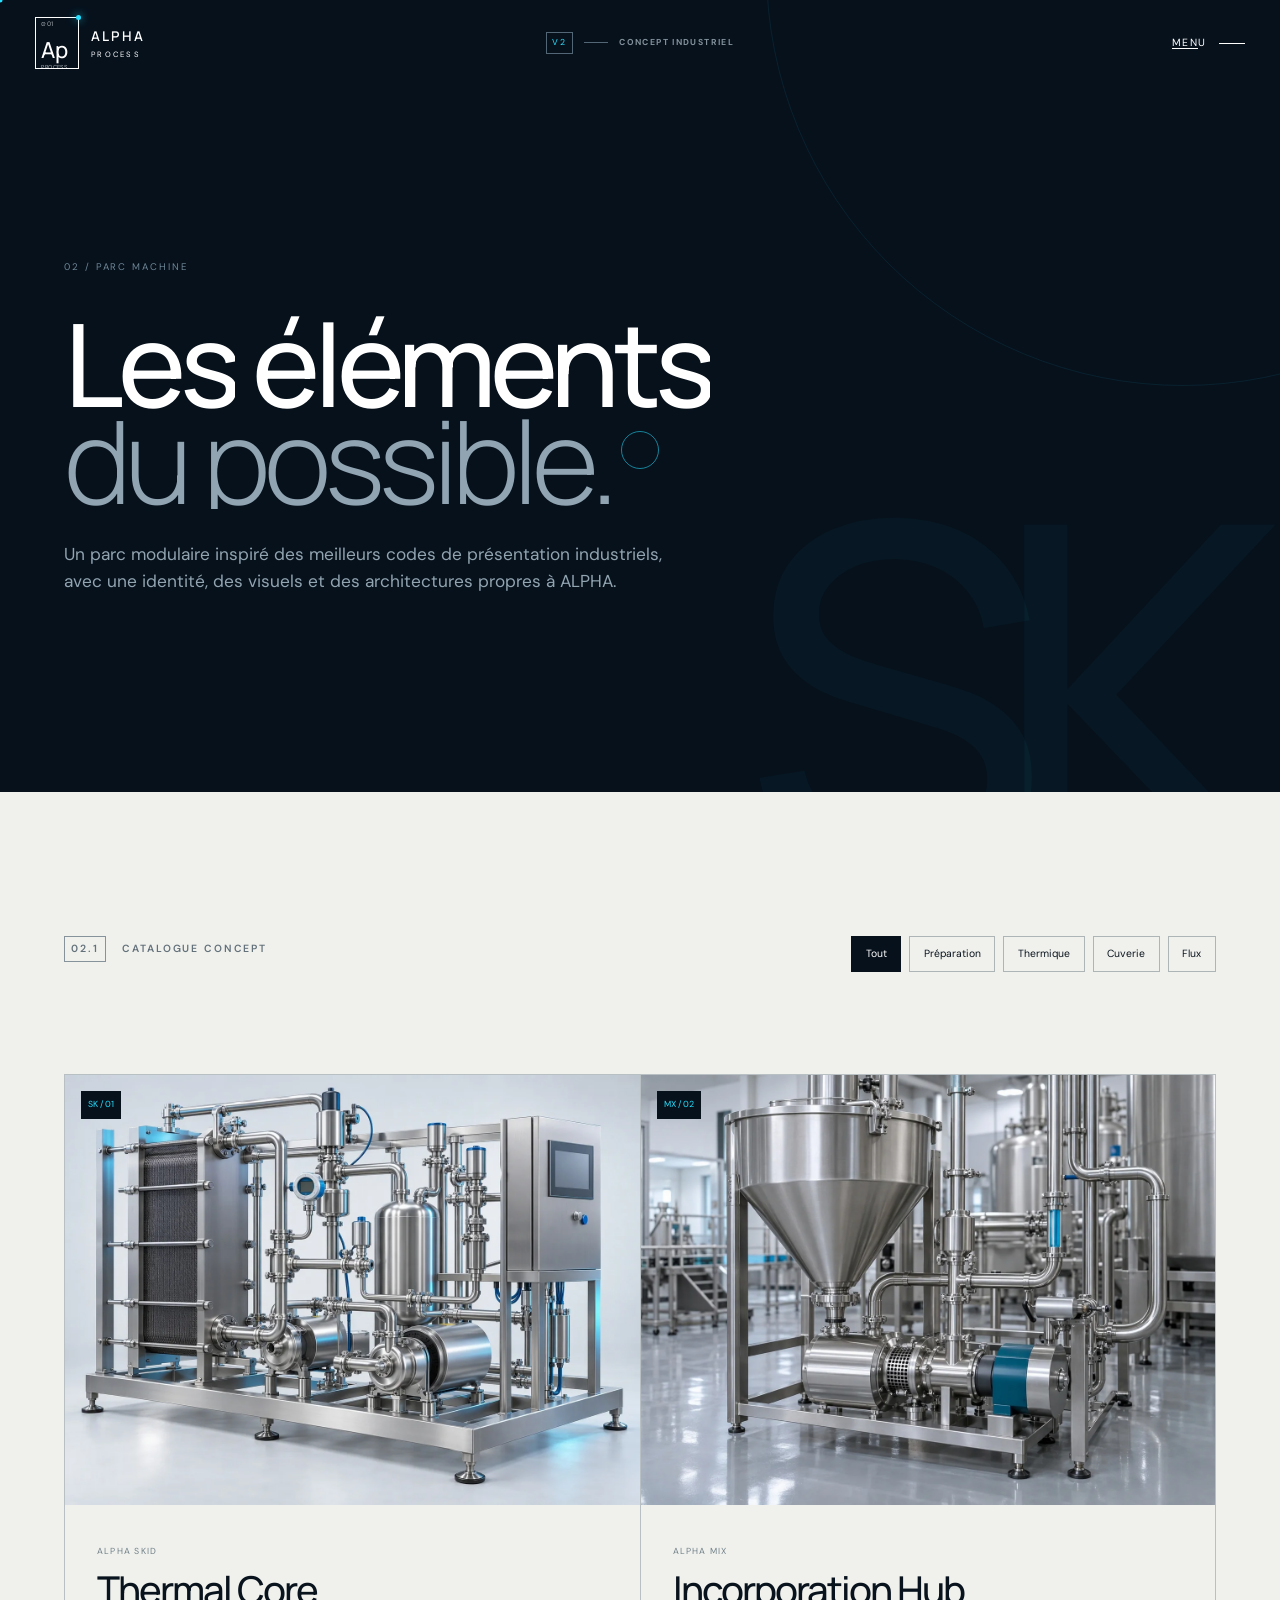
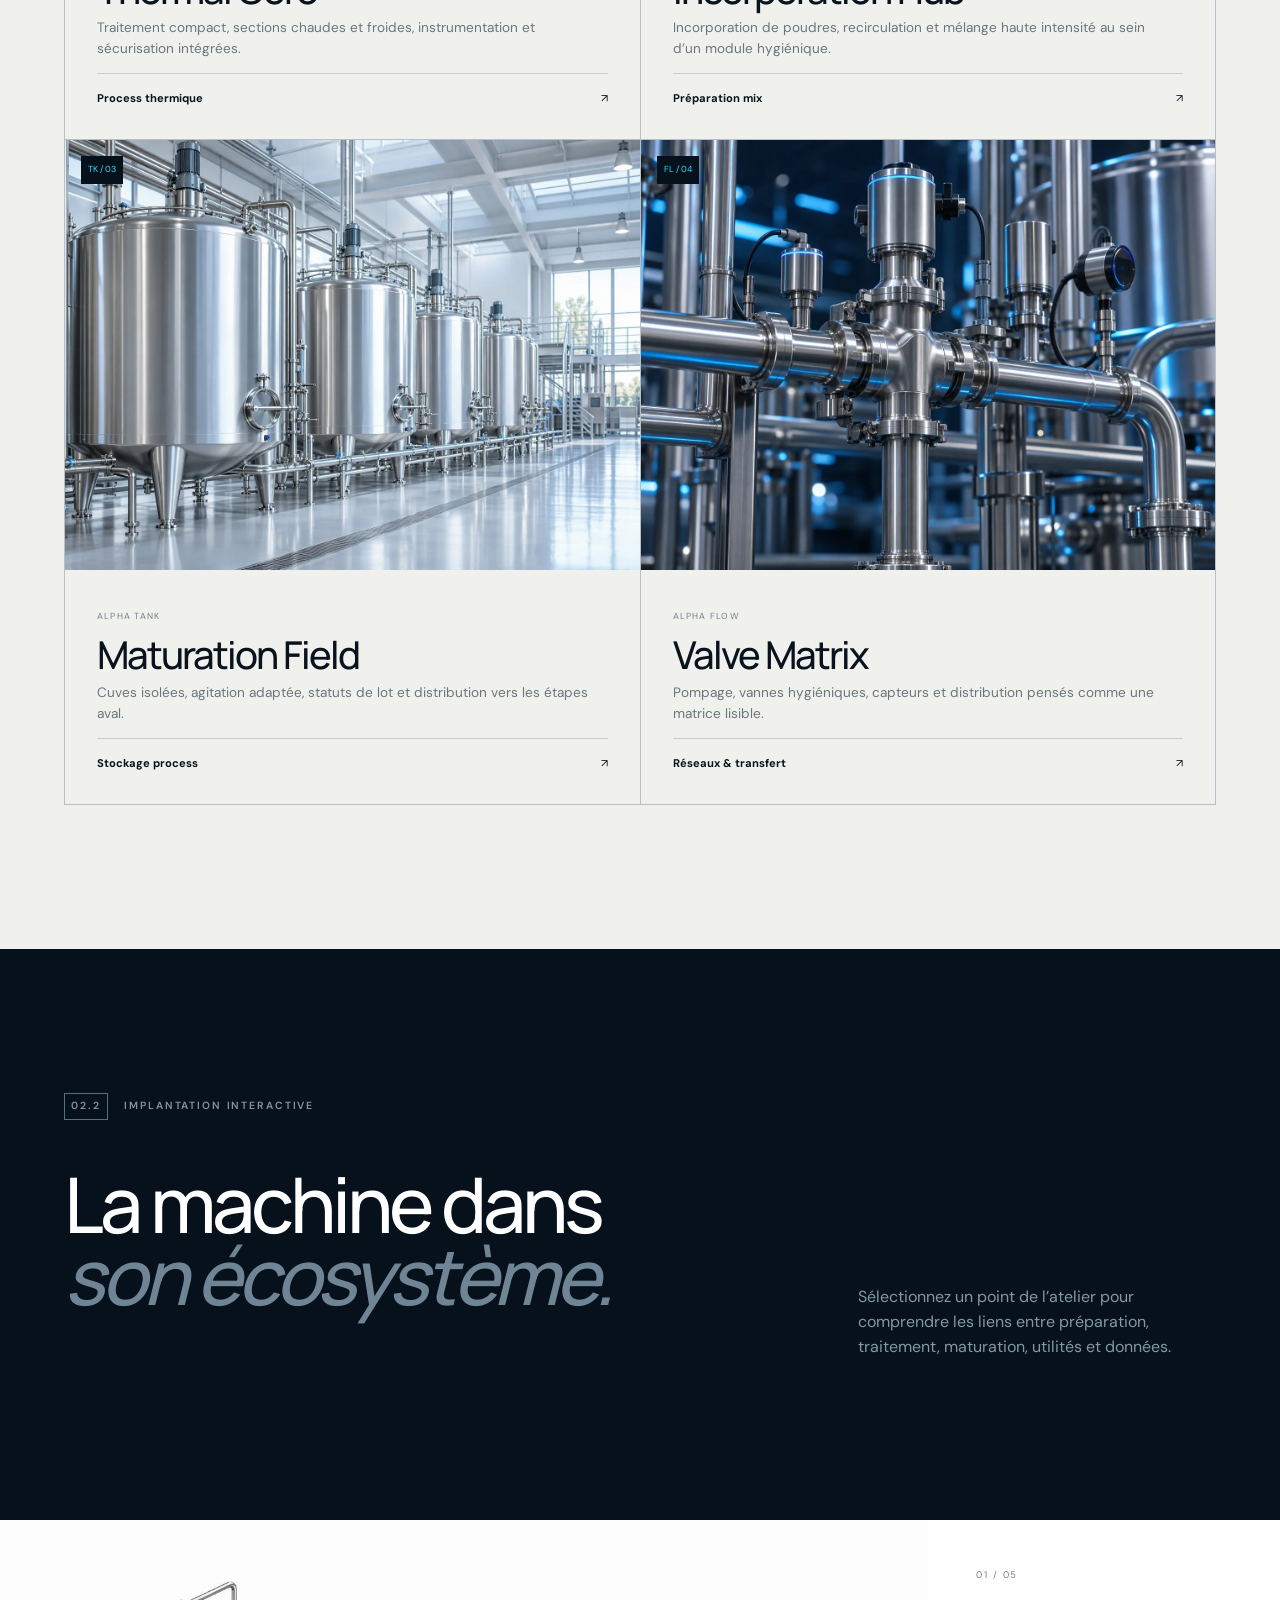
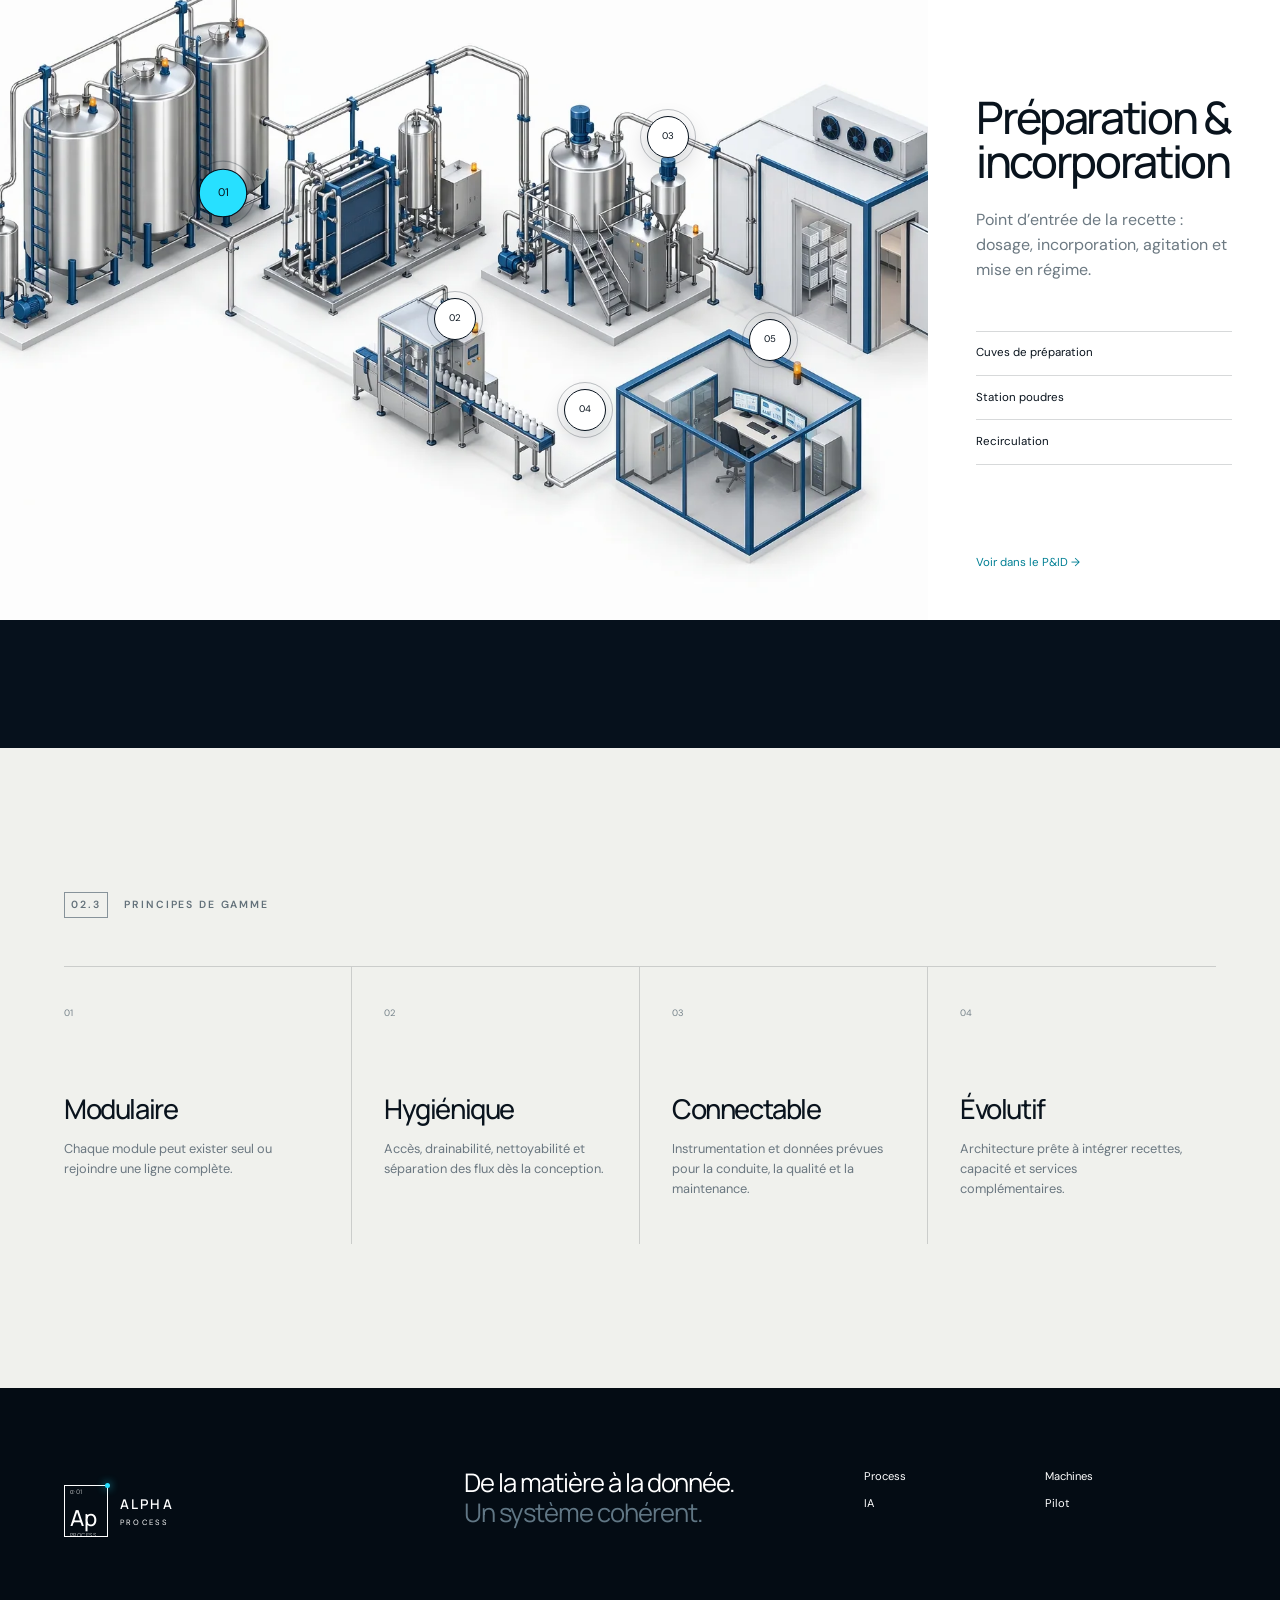
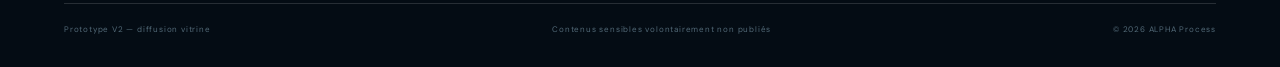
<file: machines.html>
<!doctype html>
<html lang="fr" data-theme="dark">
<head>
  <meta charset="utf-8">
  <meta name="viewport" content="width=device-width, initial-scale=1">
  <meta name="robots" content="noindex,nofollow,noarchive,nosnippet,noimageindex">
  <meta name="googlebot" content="noindex,nofollow,noarchive,nosnippet,noimageindex">
  <meta name="description" content="ALPHA Process — ingénierie process, machines compactes, flux, pilotage et intelligence industrielle.">
  <meta name="theme-color" content="#06111c">
  <link rel="icon" href="data:image/svg+xml,%3Csvg xmlns='http://www.w3.org/2000/svg' viewBox='0 0 64 64'%3E%3Crect width='64' height='64' rx='4' fill='%2306111c'/%3E%3Cpath d='M15 48 30 14h5l14 34h-8l-3-8H25l-3 8Zm13-15h8l-4-10Z' fill='%2327e0ff'/%3E%3C/svg%3E">
  <link rel="stylesheet" href="styles.css">
  <script defer src="app.js"></script>
  <title>Parc machine — ALPHA Process</title>
</head>
<body class="machines-page" data-page="machines.html">

  <a class="skip-link" href="#main">Aller au contenu</a>
  <div class="preloader" aria-hidden="true"><div class="preloader-mark"><span class="element-logo" aria-hidden="true"><span class="element-index">α·01</span><b>Ap</b><span class="element-name">Process</span></span><span class="wordmark"><strong>ALPHA</strong><small>PROCESS</small></span></div><div class="preloader-track"><i></i></div><span>Architecture en cours</span></div>
  <div class="page-transition" aria-hidden="true"><i></i><i></i><i></i><i></i></div>
  <div class="scroll-progress" aria-hidden="true"><i></i></div>
  <div class="cursor-dot" aria-hidden="true"></div><div class="cursor-ring" aria-hidden="true"></div>
  <header class="site-header" data-header>
    <a class="brand" href="index.html" aria-label="ALPHA Process — accueil"><span class="element-logo" aria-hidden="true"><span class="element-index">α·01</span><b>Ap</b><span class="element-name">Process</span></span><span class="wordmark"><strong>ALPHA</strong><small>PROCESS</small></span></a>
    <div class="header-context"><span>V2</span><i></i><b>CONCEPT INDUSTRIEL</b></div>
    <button class="menu-button" type="button" aria-expanded="false" aria-controls="main-menu"><span>Menu</span><i></i><i></i></button>
  </header>
  <nav class="menu-overlay" id="main-menu" aria-hidden="true">
    <div class="menu-meta"><span>ÉLÉMENTS / SYSTÈMES / DONNÉES</span><span>ALPHA PROCESS © 2026</span></div>
    <div class="menu-grid"><a href="index.html" class="nav-link "><span>00</span><b>Accueil</b><i>→</i></a><a href="process.html" class="nav-link "><span>01</span><b>Process & PID</b><i>→</i></a><a href="machines.html" class="nav-link active"><span>02</span><b>Parc machine</b><i>→</i></a><a href="intelligence.html" class="nav-link "><span>03</span><b>Intelligence IA</b><i>→</i></a><a href="pilot.html" class="nav-link "><span>04</span><b>ALPHA Pilot</b><i>→</i></a><a href="etude.html" class="nav-link "><span>05</span><b>Étude projet</b><i>→</i></a></div>
    <div class="menu-footer"><p>Ingénierie process agroalimentaire<br>France</p><a href="etude.html#contact">Parler de votre projet <span>↗</span></a></div>
  </nav>
<main id="main">
<section class="page-hero machines-hero"><div class="page-hero-code">02 / PARC MACHINE</div><h1 class="split-title">Les éléments<br><em>du possible.</em></h1><p class="reveal">Un parc modulaire inspiré des meilleurs codes de présentation industriels, avec une identité, des visuels et des architectures propres à ALPHA.</p><div class="hero-machine-ghost" aria-hidden="true">SK</div></section>
<section class="machine-browser section-pad">
  <div class="machine-toolbar"><div class="section-code"><span>02.1</span> CATALOGUE CONCEPT</div><div class="machine-filters" role="tablist"><button class="active" data-machine-filter="all">Tout</button><button data-machine-filter="preparation">Préparation</button><button data-machine-filter="thermal">Thermique</button><button data-machine-filter="storage">Cuverie</button><button data-machine-filter="flow">Flux</button></div></div>
  <div class="machine-grid">
    <article class="machine-card reveal" data-category="thermal" id="thermal-skid"><a href="#thermal-skid"><div class="machine-image"><img src="assets/alpha_skid_thermal.webp" alt="Skid thermique ALPHA conceptuel"><span>SK / 01</span></div><div class="machine-info"><small>ALPHA SKID</small><h2>Thermal Core</h2><p>Traitement compact, sections chaudes et froides, instrumentation et sécurisation intégrées.</p><div><b>Process thermique</b><i>↗</i></div></div></a></article>
    <article class="machine-card reveal" data-category="preparation" id="mix"><a href="#mix"><div class="machine-image"><img src="assets/alpha_mixer_incorporation.webp" alt="Station ALPHA conceptuelle d’incorporation et de mélange"><span>MX / 02</span></div><div class="machine-info"><small>ALPHA MIX</small><h2>Incorporation Hub</h2><p>Incorporation de poudres, recirculation et mélange haute intensité au sein d’un module hygiénique.</p><div><b>Préparation mix</b><i>↗</i></div></div></a></article>
    <article class="machine-card reveal" data-category="storage" id="tanks"><a href="#tanks"><div class="machine-image"><img src="assets/alpha_maturation_tanks.webp" alt="Cuverie de maturation ALPHA conceptuelle"><span>TK / 03</span></div><div class="machine-info"><small>ALPHA TANK</small><h2>Maturation Field</h2><p>Cuves isolées, agitation adaptée, statuts de lot et distribution vers les étapes aval.</p><div><b>Stockage process</b><i>↗</i></div></div></a></article>
    <article class="machine-card reveal" data-category="flow" id="flow"><a href="#flow"><div class="machine-image"><img src="assets/alpha_valves_flow.webp" alt="Bloc ALPHA conceptuel de vannes et distribution"><span>FL / 04</span></div><div class="machine-info"><small>ALPHA FLOW</small><h2>Valve Matrix</h2><p>Pompage, vannes hygiéniques, capteurs et distribution pensés comme une matrice lisible.</p><div><b>Réseaux & transfert</b><i>↗</i></div></div></a></article>
  </div>
</section>
<section class="factory-section dark-section" id="implantation">
  <div class="factory-head section-pad"><div><div class="section-code light"><span>02.2</span> IMPLANTATION INTERACTIVE</div><h2 class="reveal">La machine dans<br><em>son écosystème.</em></h2></div><p class="reveal">Sélectionnez un point de l’atelier pour comprendre les liens entre préparation, traitement, maturation, utilités et données.</p></div>
  <div class="factory-layout">
    <div class="factory-map"><img src="assets/alpha_factory_overview.webp" alt="Implantation isométrique conceptuelle d’un atelier ALPHA"><button class="factory-pin active" style="--x:24%;--y:39%" data-factory="mix"><span>01</span></button><button class="factory-pin" style="--x:49%;--y:57%" data-factory="skid"><span>02</span></button><button class="factory-pin" style="--x:72%;--y:31%" data-factory="tank"><span>03</span></button><button class="factory-pin" style="--x:63%;--y:70%" data-factory="utility"><span>04</span></button><button class="factory-pin" style="--x:83%;--y:60%" data-factory="drive"><span>05</span></button></div>
    <aside class="factory-panel"><span data-factory-index>01 / 05</span><h3 data-factory-title>Préparation & incorporation</h3><p data-factory-copy>Point d’entrée de la recette : dosage, incorporation, agitation et mise en régime.</p><ul data-factory-list><li>Cuves de préparation</li><li>Station poudres</li><li>Recirculation</li></ul><a href="process.html">Voir dans le P&amp;ID →</a></aside>
  </div>
</section>
<section class="machine-principles section-pad"><div class="section-code"><span>02.3</span> PRINCIPES DE GAMME</div><div class="principle-grid"><article class="reveal"><span>01</span><h3>Modulaire</h3><p>Chaque module peut exister seul ou rejoindre une ligne complète.</p></article><article class="reveal"><span>02</span><h3>Hygiénique</h3><p>Accès, drainabilité, nettoyabilité et séparation des flux dès la conception.</p></article><article class="reveal"><span>03</span><h3>Connectable</h3><p>Instrumentation et données prévues pour la conduite, la qualité et la maintenance.</p></article><article class="reveal"><span>04</span><h3>Évolutif</h3><p>Architecture prête à intégrer recettes, capacité et services complémentaires.</p></article></div></section>
</main>
  <footer class="site-footer">
    <div class="footer-brand"><span class="element-logo" aria-hidden="true"><span class="element-index">α·01</span><b>Ap</b><span class="element-name">Process</span></span><span class="wordmark"><strong>ALPHA</strong><small>PROCESS</small></span></div>
    <p>De la matière à la donnée.<br><span>Un système cohérent.</span></p>
    <div class="footer-nav"><a href="process.html">Process</a><a href="machines.html">Machines</a><a href="intelligence.html">IA</a><a href="pilot.html">Pilot</a></div>
    <div class="footer-bottom"><span>Prototype V2 — diffusion vitrine</span><span>Contenus sensibles volontairement non publiés</span><span>© 2026 ALPHA Process</span></div>
  </footer>
</body></html>
</file>
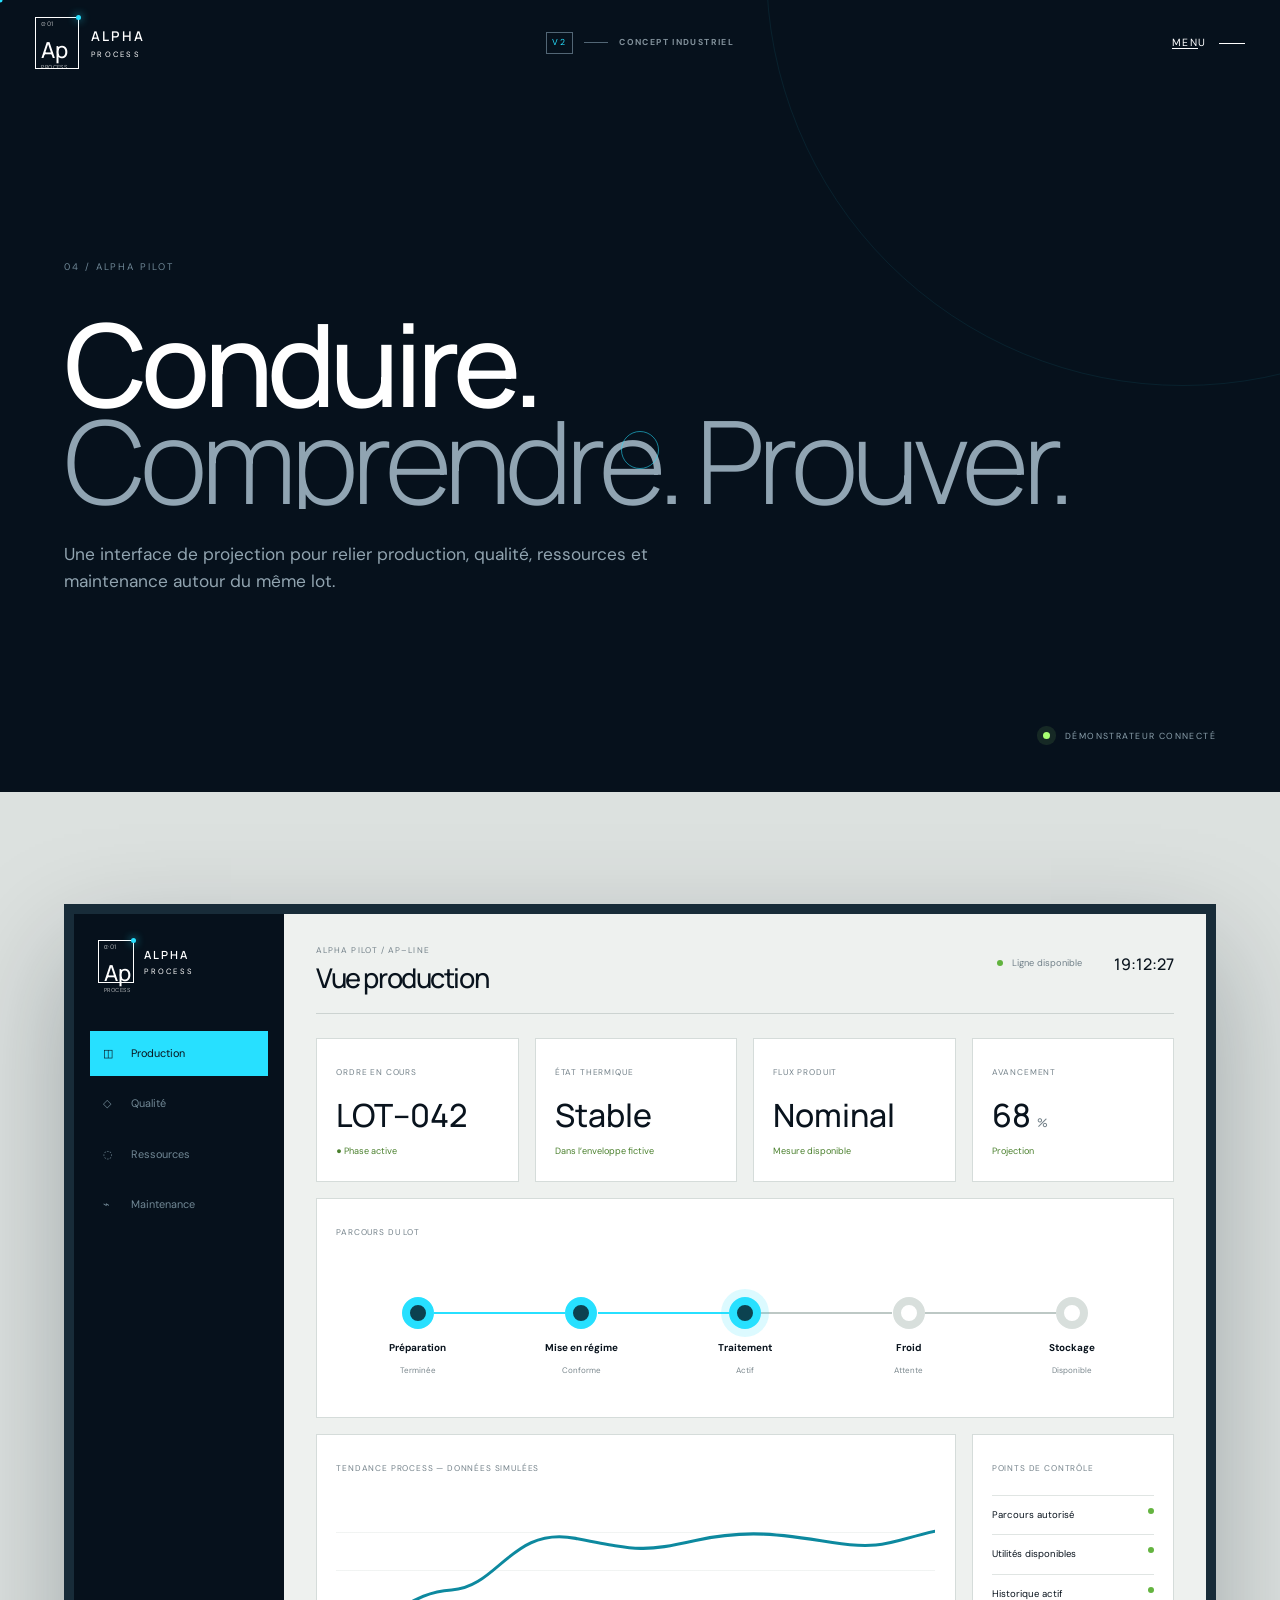
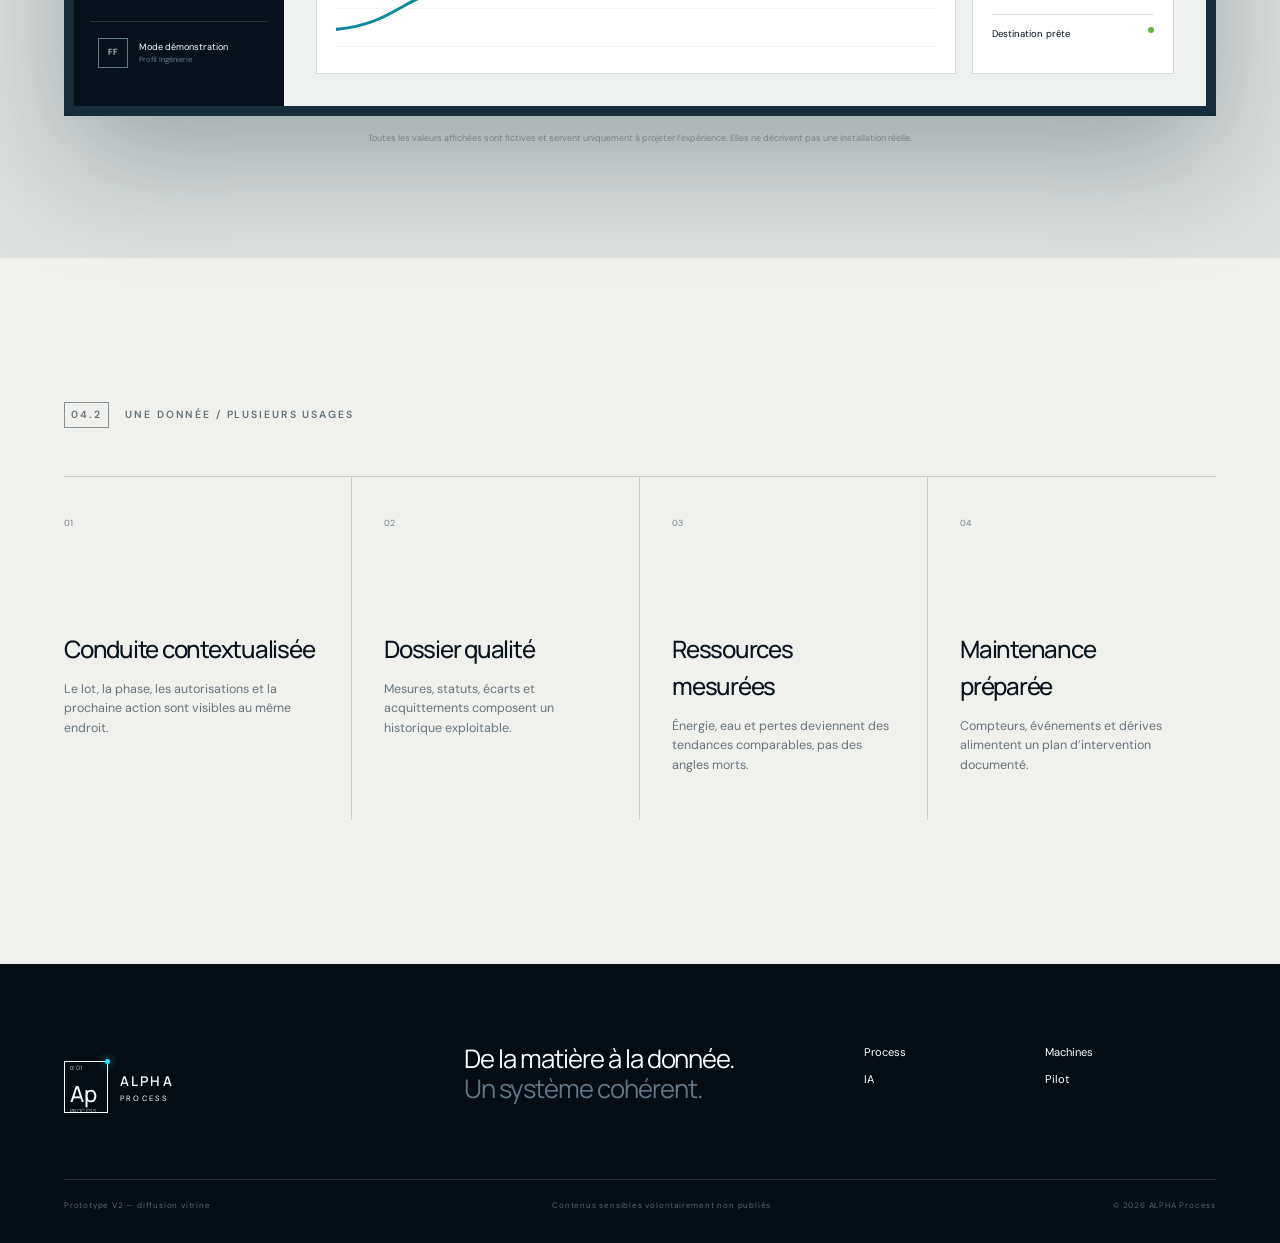
<file: pilot.html>
<!doctype html>
<html lang="fr" data-theme="dark">
<head>
  <meta charset="utf-8">
  <meta name="viewport" content="width=device-width, initial-scale=1">
  <meta name="robots" content="noindex,nofollow,noarchive,nosnippet,noimageindex">
  <meta name="googlebot" content="noindex,nofollow,noarchive,nosnippet,noimageindex">
  <meta name="description" content="ALPHA Process — ingénierie process, machines compactes, flux, pilotage et intelligence industrielle.">
  <meta name="theme-color" content="#06111c">
  <link rel="icon" href="data:image/svg+xml,%3Csvg xmlns='http://www.w3.org/2000/svg' viewBox='0 0 64 64'%3E%3Crect width='64' height='64' rx='4' fill='%2306111c'/%3E%3Cpath d='M15 48 30 14h5l14 34h-8l-3-8H25l-3 8Zm13-15h8l-4-10Z' fill='%2327e0ff'/%3E%3C/svg%3E">
  <link rel="stylesheet" href="styles.css">
  <script defer src="app.js"></script>
  <title>ALPHA Pilot — ALPHA Process</title>
</head>
<body class="pilot-page" data-page="pilot.html">

  <a class="skip-link" href="#main">Aller au contenu</a>
  <div class="preloader" aria-hidden="true"><div class="preloader-mark"><span class="element-logo" aria-hidden="true"><span class="element-index">α·01</span><b>Ap</b><span class="element-name">Process</span></span><span class="wordmark"><strong>ALPHA</strong><small>PROCESS</small></span></div><div class="preloader-track"><i></i></div><span>Architecture en cours</span></div>
  <div class="page-transition" aria-hidden="true"><i></i><i></i><i></i><i></i></div>
  <div class="scroll-progress" aria-hidden="true"><i></i></div>
  <div class="cursor-dot" aria-hidden="true"></div><div class="cursor-ring" aria-hidden="true"></div>
  <header class="site-header" data-header>
    <a class="brand" href="index.html" aria-label="ALPHA Process — accueil"><span class="element-logo" aria-hidden="true"><span class="element-index">α·01</span><b>Ap</b><span class="element-name">Process</span></span><span class="wordmark"><strong>ALPHA</strong><small>PROCESS</small></span></a>
    <div class="header-context"><span>V2</span><i></i><b>CONCEPT INDUSTRIEL</b></div>
    <button class="menu-button" type="button" aria-expanded="false" aria-controls="main-menu"><span>Menu</span><i></i><i></i></button>
  </header>
  <nav class="menu-overlay" id="main-menu" aria-hidden="true">
    <div class="menu-meta"><span>ÉLÉMENTS / SYSTÈMES / DONNÉES</span><span>ALPHA PROCESS © 2026</span></div>
    <div class="menu-grid"><a href="index.html" class="nav-link "><span>00</span><b>Accueil</b><i>→</i></a><a href="process.html" class="nav-link "><span>01</span><b>Process & PID</b><i>→</i></a><a href="machines.html" class="nav-link "><span>02</span><b>Parc machine</b><i>→</i></a><a href="intelligence.html" class="nav-link "><span>03</span><b>Intelligence IA</b><i>→</i></a><a href="pilot.html" class="nav-link active"><span>04</span><b>ALPHA Pilot</b><i>→</i></a><a href="etude.html" class="nav-link "><span>05</span><b>Étude projet</b><i>→</i></a></div>
    <div class="menu-footer"><p>Ingénierie process agroalimentaire<br>France</p><a href="etude.html#contact">Parler de votre projet <span>↗</span></a></div>
  </nav>
<main id="main">
<section class="page-hero pilot-hero"><div class="page-hero-code">04 / ALPHA PILOT</div><h1 class="split-title">Conduire.<br><em>Comprendre. Prouver.</em></h1><p class="reveal">Une interface de projection pour relier production, qualité, ressources et maintenance autour du même lot.</p><div class="pilot-hero-status"><i></i> DÉMONSTRATEUR CONNECTÉ</div></section>
<section class="pilot-demo-section">
  <div class="pilot-frame reveal" data-pilot>
    <aside class="pilot-sidebar"><div class="pilot-brand"><span class="element-logo" aria-hidden="true"><span class="element-index">α·01</span><b>Ap</b><span class="element-name">Process</span></span><span class="wordmark"><strong>ALPHA</strong><small>PROCESS</small></span></div><button class="active" data-pilot-tab="production"><span>◫</span>Production</button><button data-pilot-tab="quality"><span>◇</span>Qualité</button><button data-pilot-tab="resources"><span>◌</span>Ressources</button><button data-pilot-tab="maintenance"><span>⌁</span>Maintenance</button><div class="pilot-user"><i>FF</i><span>Mode démonstration<small>Profil Ingénierie</small></span></div></aside>
    <div class="pilot-main"><header class="pilot-top"><div><small>ALPHA PILOT / AP–LINE</small><h2 data-pilot-title>Vue production</h2></div><div class="pilot-state"><span><i></i> Ligne disponible</span><b data-pilot-clock>14:32:08</b></div></header><div class="pilot-content" data-pilot-content></div></div>
  </div>
  <p class="demo-note">Toutes les valeurs affichées sont fictives et servent uniquement à projeter l’expérience. Elles ne décrivent pas une installation réelle.</p>
</section>
<section class="pilot-features section-pad"><div class="section-code"><span>04.2</span> UNE DONNÉE / PLUSIEURS USAGES</div><div class="pilot-feature-grid"><article class="reveal"><span>01</span><h3>Conduite contextualisée</h3><p>Le lot, la phase, les autorisations et la prochaine action sont visibles au même endroit.</p></article><article class="reveal"><span>02</span><h3>Dossier qualité</h3><p>Mesures, statuts, écarts et acquittements composent un historique exploitable.</p></article><article class="reveal"><span>03</span><h3>Ressources mesurées</h3><p>Énergie, eau et pertes deviennent des tendances comparables, pas des angles morts.</p></article><article class="reveal"><span>04</span><h3>Maintenance préparée</h3><p>Compteurs, événements et dérives alimentent un plan d’intervention documenté.</p></article></div></section>
</main>
  <footer class="site-footer">
    <div class="footer-brand"><span class="element-logo" aria-hidden="true"><span class="element-index">α·01</span><b>Ap</b><span class="element-name">Process</span></span><span class="wordmark"><strong>ALPHA</strong><small>PROCESS</small></span></div>
    <p>De la matière à la donnée.<br><span>Un système cohérent.</span></p>
    <div class="footer-nav"><a href="process.html">Process</a><a href="machines.html">Machines</a><a href="intelligence.html">IA</a><a href="pilot.html">Pilot</a></div>
    <div class="footer-bottom"><span>Prototype V2 — diffusion vitrine</span><span>Contenus sensibles volontairement non publiés</span><span>© 2026 ALPHA Process</span></div>
  </footer>
</body></html>
</file>
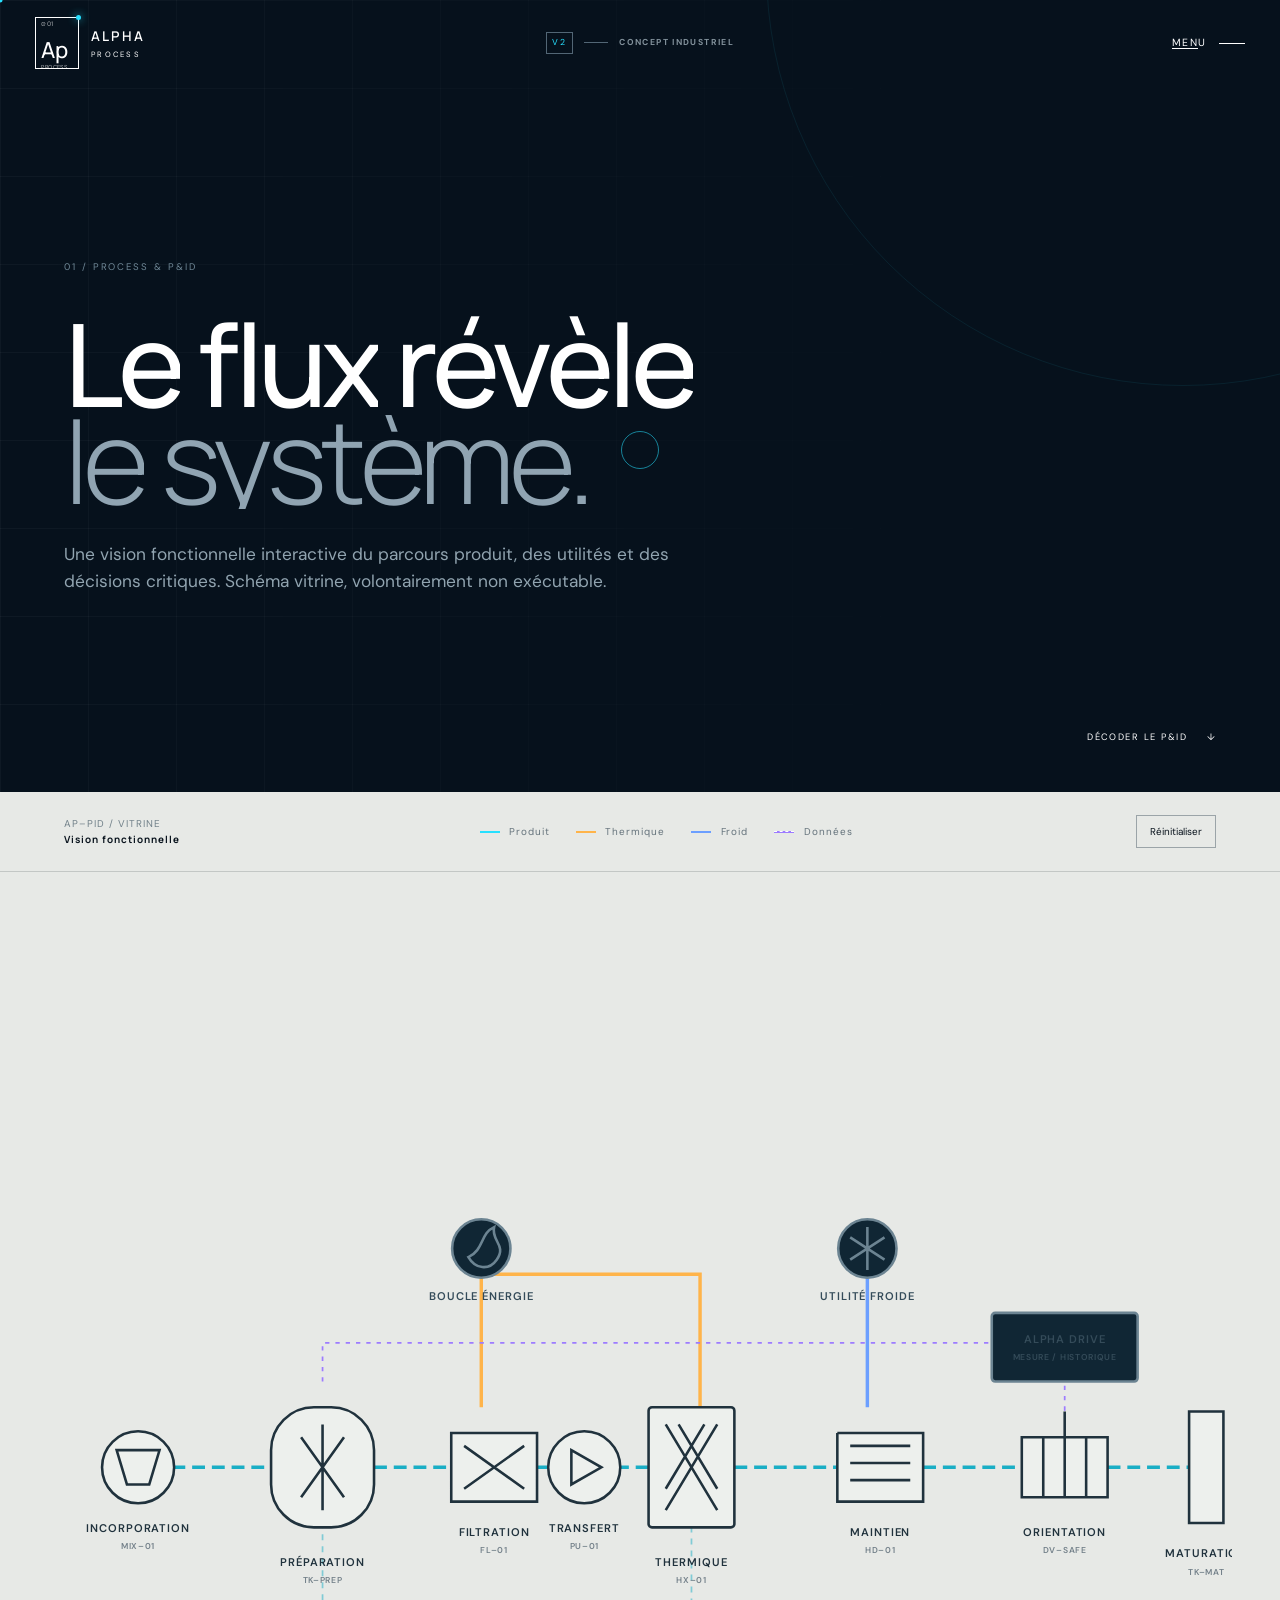
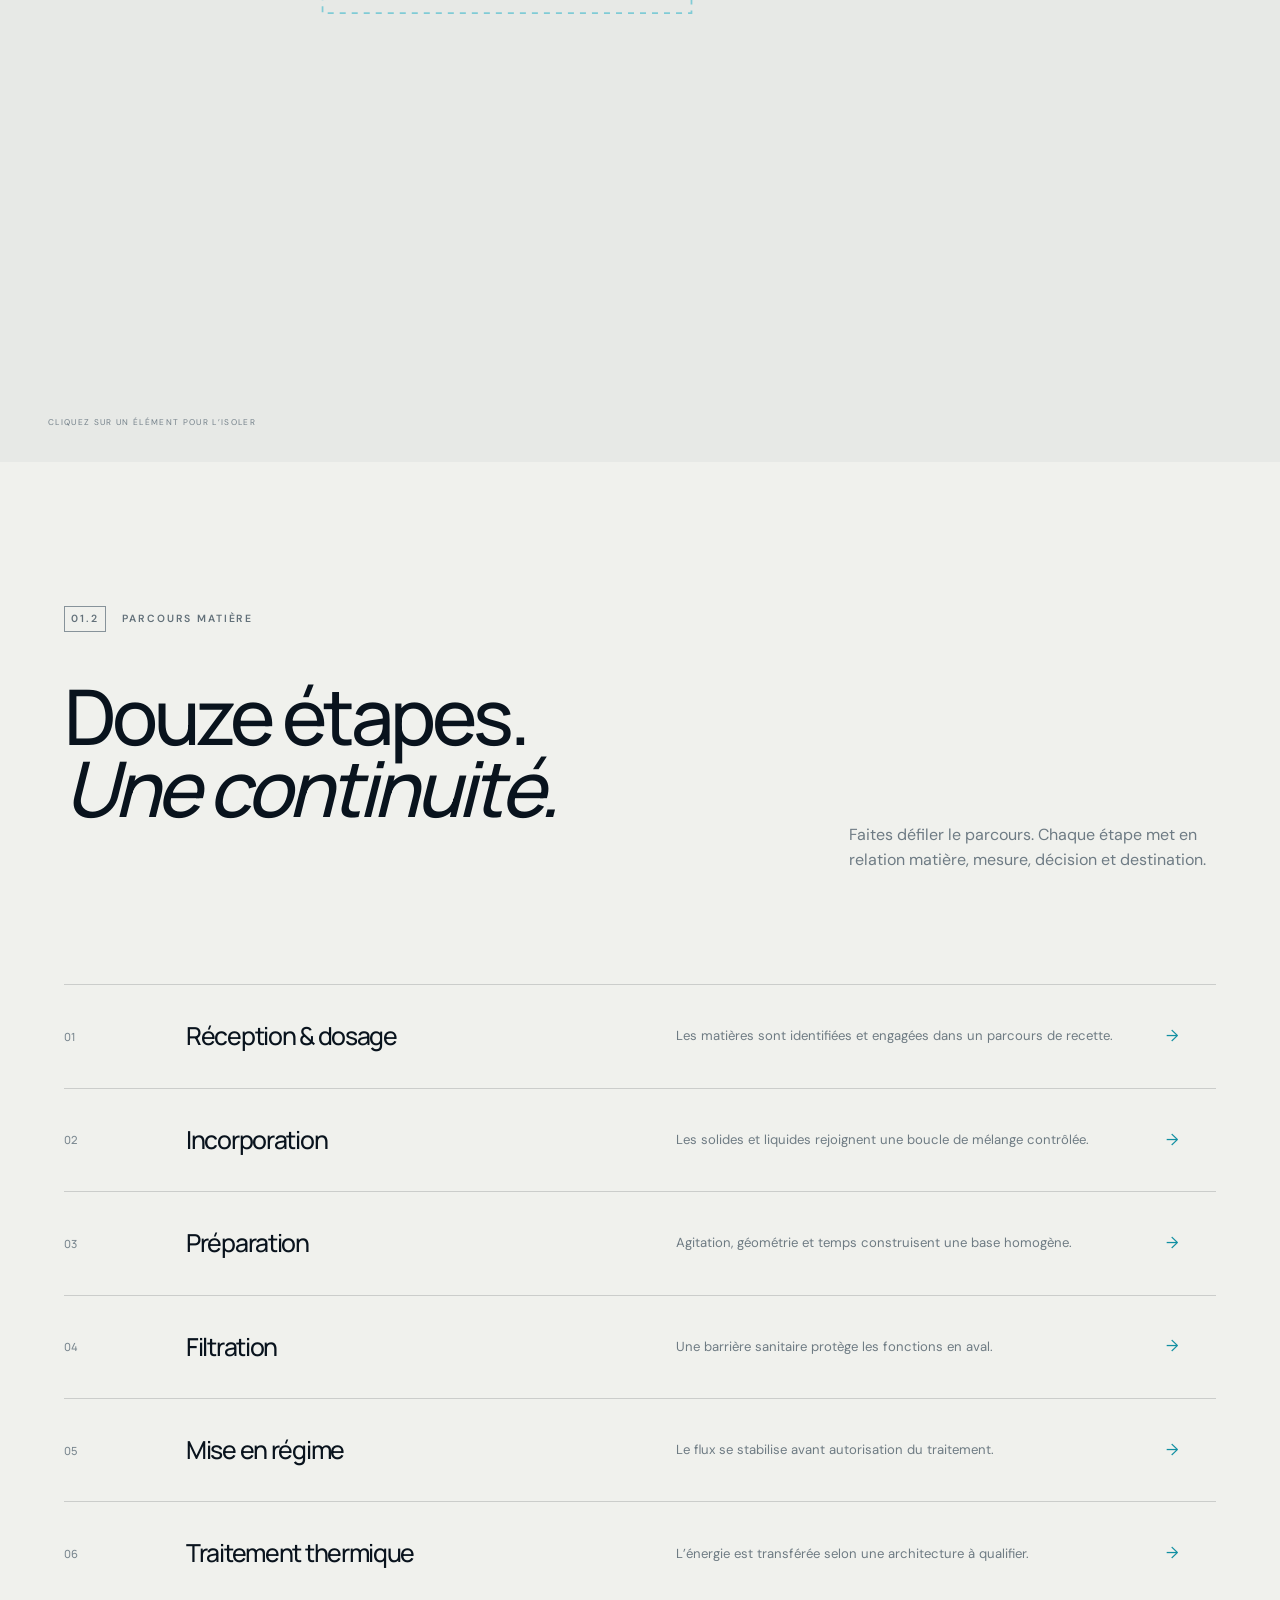
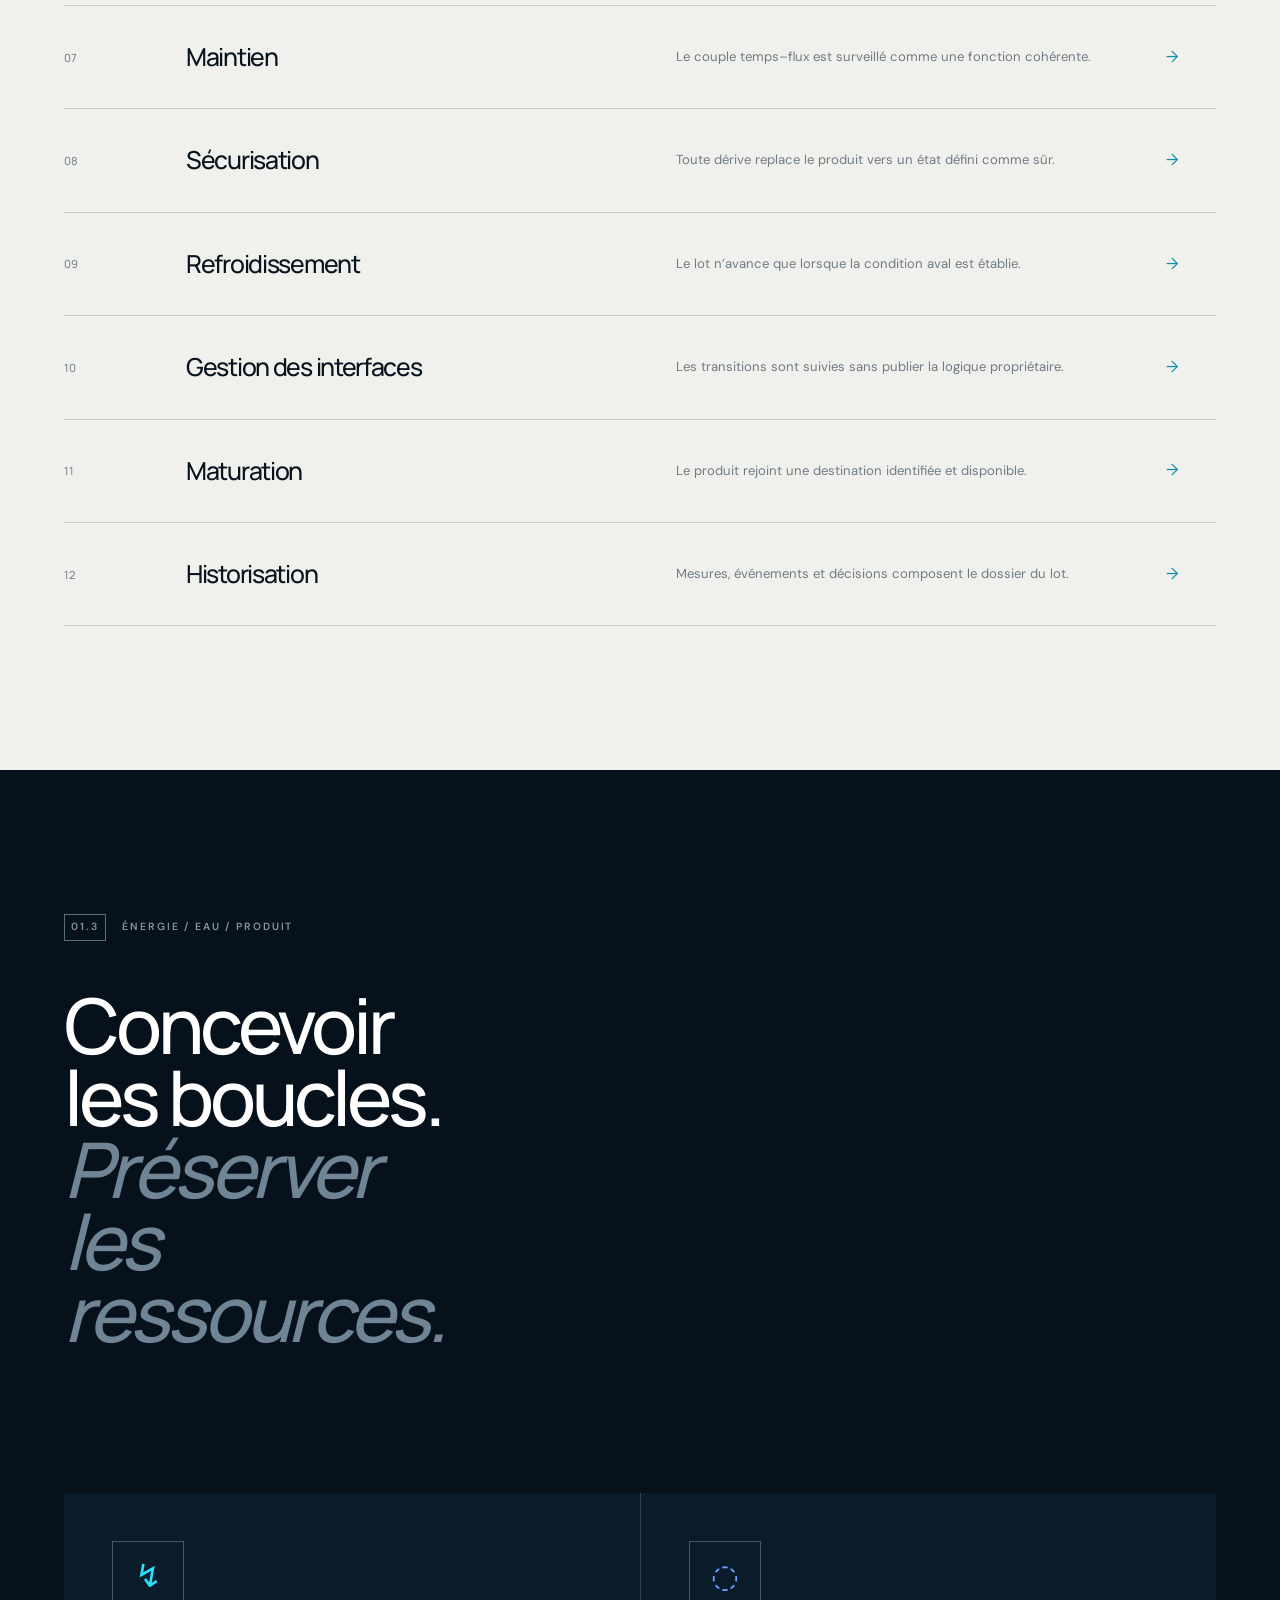
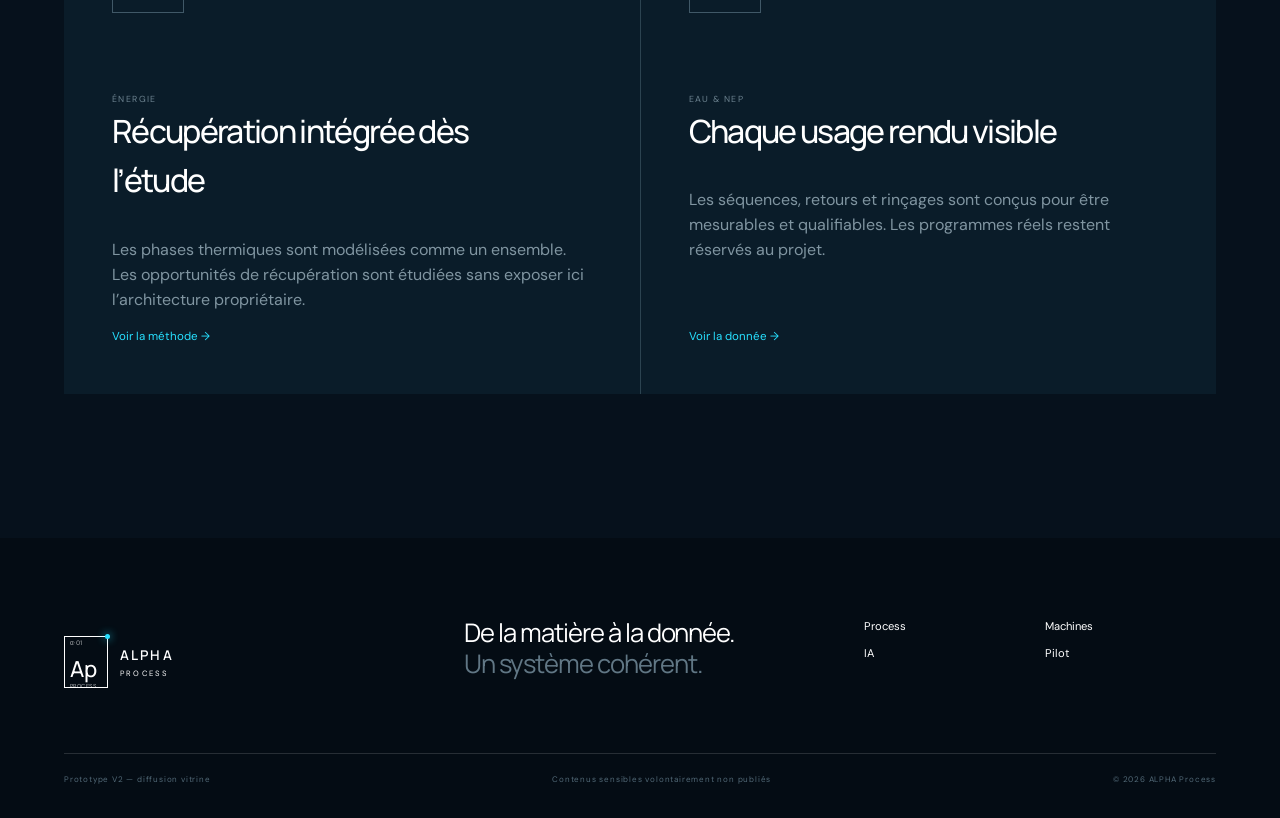
<file: process.html>
<!doctype html>
<html lang="fr" data-theme="dark">
<head>
  <meta charset="utf-8">
  <meta name="viewport" content="width=device-width, initial-scale=1">
  <meta name="robots" content="noindex,nofollow,noarchive,nosnippet,noimageindex">
  <meta name="googlebot" content="noindex,nofollow,noarchive,nosnippet,noimageindex">
  <meta name="description" content="ALPHA Process — ingénierie process, machines compactes, flux, pilotage et intelligence industrielle.">
  <meta name="theme-color" content="#06111c">
  <link rel="icon" href="data:image/svg+xml,%3Csvg xmlns='http://www.w3.org/2000/svg' viewBox='0 0 64 64'%3E%3Crect width='64' height='64' rx='4' fill='%2306111c'/%3E%3Cpath d='M15 48 30 14h5l14 34h-8l-3-8H25l-3 8Zm13-15h8l-4-10Z' fill='%2327e0ff'/%3E%3C/svg%3E">
  <link rel="stylesheet" href="styles.css">
  <script defer src="app.js"></script>
  <title>Process & P&ID — ALPHA Process</title>
</head>
<body class="process-page" data-page="process.html">

  <a class="skip-link" href="#main">Aller au contenu</a>
  <div class="preloader" aria-hidden="true"><div class="preloader-mark"><span class="element-logo" aria-hidden="true"><span class="element-index">α·01</span><b>Ap</b><span class="element-name">Process</span></span><span class="wordmark"><strong>ALPHA</strong><small>PROCESS</small></span></div><div class="preloader-track"><i></i></div><span>Architecture en cours</span></div>
  <div class="page-transition" aria-hidden="true"><i></i><i></i><i></i><i></i></div>
  <div class="scroll-progress" aria-hidden="true"><i></i></div>
  <div class="cursor-dot" aria-hidden="true"></div><div class="cursor-ring" aria-hidden="true"></div>
  <header class="site-header" data-header>
    <a class="brand" href="index.html" aria-label="ALPHA Process — accueil"><span class="element-logo" aria-hidden="true"><span class="element-index">α·01</span><b>Ap</b><span class="element-name">Process</span></span><span class="wordmark"><strong>ALPHA</strong><small>PROCESS</small></span></a>
    <div class="header-context"><span>V2</span><i></i><b>CONCEPT INDUSTRIEL</b></div>
    <button class="menu-button" type="button" aria-expanded="false" aria-controls="main-menu"><span>Menu</span><i></i><i></i></button>
  </header>
  <nav class="menu-overlay" id="main-menu" aria-hidden="true">
    <div class="menu-meta"><span>ÉLÉMENTS / SYSTÈMES / DONNÉES</span><span>ALPHA PROCESS © 2026</span></div>
    <div class="menu-grid"><a href="index.html" class="nav-link "><span>00</span><b>Accueil</b><i>→</i></a><a href="process.html" class="nav-link active"><span>01</span><b>Process & PID</b><i>→</i></a><a href="machines.html" class="nav-link "><span>02</span><b>Parc machine</b><i>→</i></a><a href="intelligence.html" class="nav-link "><span>03</span><b>Intelligence IA</b><i>→</i></a><a href="pilot.html" class="nav-link "><span>04</span><b>ALPHA Pilot</b><i>→</i></a><a href="etude.html" class="nav-link "><span>05</span><b>Étude projet</b><i>→</i></a></div>
    <div class="menu-footer"><p>Ingénierie process agroalimentaire<br>France</p><a href="etude.html#contact">Parler de votre projet <span>↗</span></a></div>
  </nav>
<main id="main">
<section class="page-hero compact-hero"><div class="hero-grid-bg"></div><div class="page-hero-code">01 / PROCESS & P&amp;ID</div><h1 class="split-title">Le flux révèle<br><em>le système.</em></h1><p class="reveal">Une vision fonctionnelle interactive du parcours produit, des utilités et des décisions critiques. Schéma vitrine, volontairement non exécutable.</p><a class="scroll-down" href="#pid">DÉCODER LE P&amp;ID <span>↓</span></a></section>
<section class="pid-section" id="pid">
  <div class="pid-toolbar"><div><span>AP–PID / VITRINE</span><b>Vision fonctionnelle</b></div><div class="pid-legend"><i class="product"></i>Produit <i class="hot"></i>Thermique <i class="cold"></i>Froid <i class="data"></i>Données</div><button type="button" data-pid-reset>Réinitialiser</button></div>
  <div class="pid-shell">
    <div class="pid-canvas" data-pid-canvas>
      <svg class="pid-svg" viewBox="0 0 1380 700" role="img" aria-label="Schéma P et ID interactif simplifié de la ligne ALPHA">
        <defs><filter id="glow"><feGaussianBlur stdDeviation="3" result="b"/><feMerge><feMergeNode in="b"/><feMergeNode in="SourceGraphic"/></feMerge></filter><marker id="arrow" markerWidth="8" markerHeight="8" refX="7" refY="4" orient="auto"><path d="M0,0 L8,4 L0,8z" fill="#27e0ff"/></marker></defs>
        <g class="pid-lines">
          <path class="pipe product flow-path" d="M145 350H260M380 350H470M570 350H700M800 350H920M1020 350H1135M1235 350H1330"/>
          <path class="pipe product return" d="M750 405V520H320V420"/>
          <path class="pipe hot" d="M505 125V280M505 125H760V280"/>
          <path class="pipe cold" d="M955 125V280"/>
          <path class="pipe data" d="M320 250V205H1185V290"/>
        </g>
        <g class="pid-node" data-pid="feed" tabindex="0" role="button" aria-label="Incorporation"><circle cx="105" cy="350" r="42"/><path d="M80 330h50l-12 40H92z"/><text x="105" y="425">INCORPORATION</text><text class="tag" x="105" y="445">MIX–01</text></g>
        <g class="pid-node" data-pid="tank" tabindex="0" role="button" aria-label="Cuve de préparation"><rect x="260" y="280" width="120" height="140" rx="50"/><path d="M320 300v100M295 315l50 70M345 315l-50 70"/><text x="320" y="465">PRÉPARATION</text><text class="tag" x="320" y="485">TK–PREP</text></g>
        <g class="pid-node" data-pid="filter" tabindex="0" role="button" aria-label="Filtration"><path d="M470 310h100v80H470zM485 325l70 50M555 325l-70 50"/><text x="520" y="430">FILTRATION</text><text class="tag" x="520" y="450">FL–01</text></g>
        <g class="pid-node" data-pid="pump" tabindex="0" role="button" aria-label="Pompage"><circle cx="625" cy="350" r="42"/><path d="M610 330l35 20-35 20z"/><text x="625" y="425">TRANSFERT</text><text class="tag" x="625" y="445">PU–01</text></g>
        <g class="pid-node" data-pid="heat" tabindex="0" role="button" aria-label="Échange thermique"><rect x="700" y="280" width="100" height="140" rx="4"/><path d="M720 300l60 100M780 300l-60 100M735 300l45 75M765 300l-45 75"/><text x="750" y="465">THERMIQUE</text><text class="tag" x="750" y="485">HX–01</text></g>
        <g class="pid-node" data-pid="hold" tabindex="0" role="button" aria-label="Maintien"><path d="M920 310h100v80H920v-80M935 325h70M935 345h70M935 365h70"/><text x="970" y="430">MAINTIEN</text><text class="tag" x="970" y="450">HD–01</text></g>
        <g class="pid-node" data-pid="divert" tabindex="0" role="button" aria-label="Sécurisation"><path d="M1135 315h100v70h-100zM1160 315v70M1210 315v70M1185 285v100"/><text x="1185" y="430">ORIENTATION</text><text class="tag" x="1185" y="450">DV–SAFE</text></g>
        <g class="pid-node" data-pid="storage" tabindex="0" role="button" aria-label="Maturation"><path d="M1330 285h40v130h-40z"/><text x="1350" y="455">MATURATION</text><text class="tag" x="1350" y="475">TK–MAT</text></g>
        <g class="pid-node utility" data-pid="hotloop" tabindex="0" role="button"><circle cx="505" cy="95" r="34"/><path d="M490 105c18-8 14-28 30-35-4 16 15 21 3 38-9 13-25 11-33-3z"/><text x="505" y="155">BOUCLE ÉNERGIE</text></g>
        <g class="pid-node utility" data-pid="coldloop" tabindex="0" role="button"><circle cx="955" cy="95" r="34"/><path d="M955 70v50M935 82l40 26M975 82l-40 26"/><text x="955" y="155">UTILITÉ FROIDE</text></g>
        <g class="pid-node utility" data-pid="control" tabindex="0" role="button"><rect x="1100" y="170" width="170" height="80" rx="4"/><text x="1185" y="205">ALPHA DRIVE</text><text class="tag" x="1185" y="225">MESURE / HISTORIQUE</text></g>
      </svg>
      <div class="pid-hint">CLIQUEZ SUR UN ÉLÉMENT POUR L’ISOLER</div>
    </div>
    <aside class="pid-panel" data-pid-panel><button type="button" data-pid-close aria-label="Fermer">×</button><span data-pid-family>ALPHA FLOW</span><h2 data-pid-title>Sélectionnez un élément</h2><p data-pid-copy>Le schéma fait apparaître le rôle de chaque fonction sans dévoiler les paramètres de dimensionnement ni les logiques propriétaires.</p><div class="pid-data"><div><small>FONCTION</small><b data-pid-function>—</b></div><div><small>SIGNAL</small><b data-pid-signal>—</b></div><div><small>ÉTAT DÉMO</small><b data-pid-state>PRÊT</b></div></div><p class="confidential-note">Démonstrateur vitrine — aucun seuil, recette, dimension ou code automate exploitable n’est publié.</p></aside>
  </div>
</section>
<section class="process-story section-pad">
  <div class="section-code reveal"><span>01.2</span> PARCOURS MATIÈRE</div><div class="story-head"><h2 class="reveal">Douze étapes.<br><em>Une continuité.</em></h2><p class="reveal">Faites défiler le parcours. Chaque étape met en relation matière, mesure, décision et destination.</p></div>
  <div class="process-stages" data-process-stages></div>
</section>
<section class="resource-duo dark-section section-pad" id="thermal"><div class="resource-duo-head"><div class="section-code light reveal"><span>01.3</span> ÉNERGIE / EAU / PRODUIT</div><h2 class="reveal">Concevoir les boucles.<br><em>Préserver les ressources.</em></h2></div><div class="resource-duo-grid"><article class="reveal"><div class="resource-icon energy">↯</div><span>ÉNERGIE</span><h3>Récupération intégrée dès l’étude</h3><p>Les phases thermiques sont modélisées comme un ensemble. Les opportunités de récupération sont étudiées sans exposer ici l’architecture propriétaire.</p><a href="etude.html">Voir la méthode →</a></article><article class="reveal"><div class="resource-icon water">◌</div><span>EAU & NEP</span><h3>Chaque usage rendu visible</h3><p>Les séquences, retours et rinçages sont conçus pour être mesurables et qualifiables. Les programmes réels restent réservés au projet.</p><a href="pilot.html">Voir la donnée →</a></article></div></section>
</main>
  <footer class="site-footer">
    <div class="footer-brand"><span class="element-logo" aria-hidden="true"><span class="element-index">α·01</span><b>Ap</b><span class="element-name">Process</span></span><span class="wordmark"><strong>ALPHA</strong><small>PROCESS</small></span></div>
    <p>De la matière à la donnée.<br><span>Un système cohérent.</span></p>
    <div class="footer-nav"><a href="process.html">Process</a><a href="machines.html">Machines</a><a href="intelligence.html">IA</a><a href="pilot.html">Pilot</a></div>
    <div class="footer-bottom"><span>Prototype V2 — diffusion vitrine</span><span>Contenus sensibles volontairement non publiés</span><span>© 2026 ALPHA Process</span></div>
  </footer>
</body></html>
</file>
<file: styles.css>
@import url('https://fonts.googleapis.com/css2?family=DM+Sans:wght@300;400;500;600&family=Manrope:wght@300;400;500;600;700&display=swap');
:root{--navy:#06111c;--navy2:#0a1c2b;--ink:#09131d;--paper:#f0f1ed;--white:#fff;--cyan:#27e0ff;--cyan2:#7befff;--amber:#ffb44a;--violet:#9d7cff;--lime:#a8ff72;--muted:#6f7b84;--line:rgba(9,19,29,.16);--line-light:rgba(255,255,255,.14);--display:'Manrope',sans-serif;--body:'DM Sans',sans-serif;--ease:cubic-bezier(.16,1,.3,1);--pad:max(5vw,28px)}
*{box-sizing:border-box}html{scroll-behavior:smooth;background:var(--navy)}body{margin:0;background:var(--paper);color:var(--ink);font-family:var(--body);font-size:16px;line-height:1.55;overflow-x:hidden}body.menu-open{overflow:hidden}a{color:inherit;text-decoration:none}button,input,select,textarea{font:inherit;color:inherit}button{cursor:pointer}img{display:block;max-width:100%}h1,h2,h3,p{margin-top:0}h1,h2,h3{font-family:var(--display);letter-spacing:-.052em}h1{font-size:clamp(4rem,9vw,9.8rem);line-height:.84;font-weight:500}h2{font-size:clamp(2.8rem,6vw,6.8rem);line-height:.94;font-weight:500}h3{font-weight:500}.skip-link{position:fixed;left:1rem;top:-6rem;z-index:9999;background:var(--cyan);padding:.7rem 1rem}.skip-link:focus{top:1rem}.section-pad{padding:9rem var(--pad)}.dark-section{background:var(--navy);color:#fff}.dark-section em{color:#6f8494}.section-code{display:flex;align-items:center;gap:1rem;font-size:.65rem;letter-spacing:.18em;font-weight:600;color:#63717a;margin-bottom:3rem}.section-code span{border:1px solid #87939a;padding:.25rem .4rem}.section-code.light{color:#8295a2}.section-code.light span{border-color:#55707f}.micro-label{font-size:.66rem;letter-spacing:.18em;font-weight:600;display:flex;align-items:center;gap:.7rem}.micro-label i{width:7px;height:7px;border-radius:50%;background:var(--cyan);box-shadow:0 0 0 6px rgba(39,224,255,.12)}.button{min-height:54px;display:inline-flex;align-items:center;justify-content:space-between;gap:2.8rem;padding:0 1.35rem;border:0;font-size:.76rem;font-weight:600;letter-spacing:.04em;position:relative;overflow:hidden}.button:before{content:"";position:absolute;inset:0;transform:translateX(-105%);background:rgba(255,255,255,.2);transition:transform .55s var(--ease)}.button:hover:before{transform:none}.button span{position:relative}.button-cyan{background:var(--cyan);color:var(--ink)}.button-dark{background:var(--navy);color:#fff}.line-link{font-size:.78rem;font-weight:600;display:inline-flex;gap:1.2rem;padding:.6rem 0;border-bottom:1px solid rgba(255,255,255,.38)}.line-link.dark{border-color:#65717a}.line-link span{transition:transform .3s}.line-link:hover span{transform:translateX(6px)}.reveal{opacity:0;transform:translateY(34px);transition:opacity .9s var(--ease),transform .9s var(--ease)}.reveal.in{opacity:1;transform:none}.split-title .word{display:inline-block;overflow:hidden;vertical-align:bottom}.split-title .word>span{display:inline-block;transform:translateY(115%);transition:transform 1s var(--ease)}.split-title.ready .word>span{transform:none}.split-title em{font-style:normal;font-weight:300;color:#90a4b2}.scroll-progress{position:fixed;z-index:400;left:0;right:0;top:0;height:2px;pointer-events:none}.scroll-progress i{display:block;width:0;height:100%;background:var(--cyan);box-shadow:0 0 12px var(--cyan)}
/* Brand + chrome */
.element-logo{width:44px;height:52px;border:1px solid currentColor;display:grid;grid-template-columns:1fr;grid-template-rows:13px 1fr 11px;padding:3px 5px;line-height:1;position:relative}.element-logo:after{content:"";position:absolute;width:5px;height:5px;border-radius:50%;background:var(--cyan);right:-3px;top:-3px;box-shadow:0 0 8px var(--cyan)}.element-logo .element-index{font-size:.4rem;letter-spacing:.08em;opacity:.66}.element-logo b{font:500 1.38rem var(--display);align-self:center}.element-logo .element-name{font-size:.36rem;letter-spacing:.08em;text-transform:uppercase;opacity:.68}.wordmark{display:flex;flex-direction:column;line-height:1}.wordmark strong{font:600 .84rem var(--display);letter-spacing:.16em}.wordmark small{font-size:.48rem;letter-spacing:.29em;margin-top:.35rem}.brand,.footer-brand,.preloader-mark{display:flex;align-items:center;gap:.75rem}.site-header{position:fixed;z-index:500;top:0;left:0;right:0;height:86px;padding:0 2.2rem;display:grid;grid-template-columns:1fr auto 1fr;align-items:center;color:#fff;transition:.4s var(--ease)}.site-header.scrolled{height:72px;background:rgba(6,17,28,.82);backdrop-filter:blur(18px);border-bottom:1px solid rgba(255,255,255,.09)}.header-context{display:flex;align-items:center;gap:.7rem;font-size:.54rem;letter-spacing:.16em;color:#82919b}.header-context span{border:1px solid #526675;padding:.2rem .35rem;color:var(--cyan)}.header-context i{width:24px;height:1px;background:#526675}.menu-button{justify-self:end;background:none;border:0;color:#fff;display:flex;align-items:center;gap:.8rem;padding:.7rem 0;font-size:.65rem;letter-spacing:.12em;text-transform:uppercase}.menu-button i{display:block;width:26px;height:1px;background:currentColor;transition:.4s var(--ease)}.menu-button i:last-child{position:absolute;margin-top:10px}.menu-button[aria-expanded=true] i{transform:rotate(45deg)}.menu-button[aria-expanded=true] i:last-child{transform:rotate(-45deg);margin-top:0}.menu-overlay{position:fixed;z-index:450;inset:0;background:var(--navy);color:#fff;padding:7.5rem var(--pad) 2.5rem;display:grid;grid-template-rows:auto 1fr auto;clip-path:circle(0 at calc(100% - 52px) 42px);visibility:hidden;transition:clip-path .8s var(--ease),visibility .8s}.menu-overlay.open{clip-path:circle(150% at calc(100% - 52px) 42px);visibility:visible}.menu-overlay:before{content:"";position:absolute;inset:0;background-image:linear-gradient(rgba(255,255,255,.035) 1px,transparent 1px),linear-gradient(90deg,rgba(255,255,255,.035) 1px,transparent 1px);background-size:80px 80px;pointer-events:none}.menu-meta,.menu-footer{position:relative;display:flex;justify-content:space-between;color:#647987;font-size:.55rem;letter-spacing:.16em}.menu-grid{position:relative;display:grid;grid-template-columns:1fr 1fr;align-content:center;border-top:1px solid var(--line-light);margin-top:1.5rem}.nav-link{min-height:92px;border-bottom:1px solid var(--line-light);display:grid;grid-template-columns:45px 1fr auto;align-items:center;padding:0 1rem;transform:translateY(20px);opacity:0;transition:opacity .5s,transform .5s,background .3s}.menu-overlay.open .nav-link{opacity:1;transform:none}.menu-overlay.open .nav-link:nth-child(2){transition-delay:.05s}.menu-overlay.open .nav-link:nth-child(3){transition-delay:.1s}.menu-overlay.open .nav-link:nth-child(4){transition-delay:.15s}.menu-overlay.open .nav-link:nth-child(5){transition-delay:.2s}.menu-overlay.open .nav-link:nth-child(6){transition-delay:.25s}.nav-link:nth-child(odd){border-right:1px solid var(--line-light)}.nav-link span{font-size:.58rem;color:#647986}.nav-link b{font:400 clamp(1.3rem,2.2vw,2.35rem) var(--display);letter-spacing:-.04em}.nav-link i{font-style:normal;opacity:0;transition:.3s}.nav-link:hover,.nav-link.active{background:rgba(39,224,255,.07)}.nav-link:hover i,.nav-link.active i{opacity:1;transform:translateX(5px);color:var(--cyan)}.menu-footer{align-items:end}.menu-footer p{margin:0;letter-spacing:0;font-size:.67rem;color:#78909f}.menu-footer a{font:500 1rem var(--display);color:var(--cyan);letter-spacing:0}.preloader{position:fixed;z-index:1000;inset:0;background:var(--navy);color:#fff;display:grid;place-content:center;justify-items:center;gap:1.5rem;transition:opacity .7s .2s,visibility .7s .2s}.preloader.loaded{opacity:0;visibility:hidden}.preloader-mark{transform:scale(1.25)}.preloader-track{width:220px;height:1px;background:#263b49;overflow:hidden}.preloader-track i{display:block;height:100%;width:0;background:var(--cyan);animation:loadbar 1.1s var(--ease) forwards}.preloader>span{font-size:.5rem;letter-spacing:.2em;color:#6d8290}@keyframes loadbar{to{width:100%}}.page-transition{position:fixed;z-index:900;inset:0;display:grid;grid-template-columns:repeat(4,1fr);pointer-events:none}.page-transition i{background:var(--navy);transform:translateY(-101%);transition:transform .55s var(--ease)}.page-transition.active i{transform:none}.page-transition i:nth-child(2){transition-delay:.04s}.page-transition i:nth-child(3){transition-delay:.08s}.page-transition i:nth-child(4){transition-delay:.12s}.cursor-dot,.cursor-ring{position:fixed;z-index:1500;border-radius:50%;pointer-events:none;transform:translate(-50%,-50%)}.cursor-dot{width:5px;height:5px;background:var(--cyan)}.cursor-ring{width:38px;height:38px;border:1px solid rgba(39,224,255,.55);transition:width .25s,height .25s,background .25s}.cursor-ring.hover{width:64px;height:64px;background:rgba(39,224,255,.09)}
/* Homepage */
.hero-home{min-height:100svh;position:relative;color:#fff;background:var(--navy);overflow:hidden;padding:11rem var(--pad) 7rem;display:flex;align-items:center}.hero-media{position:absolute;inset:0 0 0 38%;overflow:hidden}.hero-media img{width:100%;height:100%;object-fit:cover;filter:saturate(.72) contrast(1.1)}.hero-media-shade{position:absolute;inset:0;background:linear-gradient(90deg,var(--navy) 0%,rgba(6,17,28,.83) 18%,rgba(6,17,28,.18) 68%,rgba(6,17,28,.48) 100%),linear-gradient(0deg,rgba(6,17,28,.75),transparent 45%)}.hero-home-copy{position:relative;z-index:3;width:min(920px,70vw)}.hero-home h1{margin:1.6rem 0 2rem}.hero-intro{max-width:560px;color:#a4b5c0;font-size:clamp(1rem,1.4vw,1.3rem)}.hero-actions{display:flex;align-items:center;gap:2rem;margin-top:2.4rem}.hero-process-line{position:absolute;z-index:4;right:var(--pad);bottom:5.5rem;width:min(47vw,720px);display:grid;grid-template-columns:repeat(4,1fr);padding-top:1.2rem}.flow-rail{position:absolute;left:0;right:0;top:0;height:1px;background:#476171;overflow:hidden}.flow-rail i{display:block;width:26%;height:100%;background:var(--cyan);box-shadow:0 0 10px var(--cyan);animation:flowrail 3s linear infinite}@keyframes flowrail{from{transform:translateX(-110%)}to{transform:translateX(390%)}}.hero-process-line a{display:flex;flex-direction:column;border-left:1px solid #3a5362;padding-left:.75rem;transition:.3s}.hero-process-line a:hover{transform:translateY(-5px);color:var(--cyan)}.hero-process-line b{font:500 .64rem var(--display);color:var(--cyan)}.hero-process-line span{font-size:.65rem;text-transform:uppercase;letter-spacing:.08em;color:#8da0ac;margin-top:.25rem}.hero-index{position:absolute;z-index:4;left:var(--pad);right:var(--pad);bottom:1.7rem;display:flex;justify-content:space-between;font-size:.5rem;letter-spacing:.18em;color:#637885}.orbital{position:absolute;border:1px solid rgba(39,224,255,.12);border-radius:50%;pointer-events:none}.orbital-a{width:48vw;height:48vw;left:-24vw;top:-25vw}.orbital-b{width:22vw;height:22vw;left:20vw;bottom:-17vw;box-shadow:0 0 100px rgba(39,224,255,.05)}.statement{background:var(--paper)}.statement-grid{display:grid;grid-template-columns:1.4fr .6fr;gap:8vw;align-items:end}.statement-grid h2{margin:0}.statement-grid em{font-style:normal;color:#849097;font-weight:300}.statement-copy{font-size:1.08rem;color:#596772;max-width:500px}.element-strip{display:grid;grid-template-columns:repeat(5,1fr);gap:1px;background:#b9c0c3;border:1px solid #b9c0c3;margin-top:7rem}.element-card{background:var(--paper);padding:1.4rem;min-height:270px;display:flex;flex-direction:column;transform-style:preserve-3d}.element-card>span{font-size:.55rem;color:#75818a}.element-card>b{font:500 clamp(2.6rem,4vw,4.5rem) var(--display);letter-spacing:-.08em;margin:auto 0 0}.element-card>small{font-size:.55rem;letter-spacing:.14em;color:#62717a}.element-card>p{font-size:.72rem;margin:.8rem 0 0;color:#718089}.element-card:hover{background:#fff}.element-ai{background:var(--navy);color:#fff}.element-ai:hover{background:#0d2638}.element-ai b{color:var(--violet)}.systems-showcase{padding-bottom:10rem}.showcase-head{display:grid;grid-template-columns:1.3fr .7fr;gap:8vw;align-items:end}.showcase-head p{color:#8396a3;max-width:450px}.view-cards{display:grid;grid-template-columns:repeat(4,1fr);gap:1px;background:#29404f;margin-top:6rem}.view-card{background:#0a1b28;min-height:460px;padding:1.8rem;position:relative;overflow:hidden;transition:.45s var(--ease)}.view-card>span{font-size:.55rem;letter-spacing:.15em;color:#66808f}.view-card h3{font-size:clamp(2rem,3vw,3.4rem);line-height:.95;margin:5rem 0 1.2rem}.view-card p{font-size:.78rem;color:#7f929f;max-width:240px}.view-card>i{position:absolute;right:1.5rem;top:1.5rem;font-style:normal;color:var(--cyan);opacity:.4}.view-card:hover{background:#0d2638;transform:translateY(-10px);box-shadow:0 30px 60px rgba(0,0,0,.28);z-index:2}.view-card:hover>i{opacity:1}.mini-pid,.mini-machine,.mini-data,.mini-orbit{position:absolute;left:1.8rem;right:1.8rem;bottom:1.8rem;height:85px;opacity:.65}.mini-pid{border-top:1px solid #35505e}.mini-pid b{position:absolute;top:-8px;width:16px;height:16px;border:1px solid var(--cyan);border-radius:50%}.mini-pid b:nth-child(1){left:4%}.mini-pid b:nth-child(2){left:34%}.mini-pid b:nth-child(3){left:65%}.mini-pid b:nth-child(4){right:4%}.mini-machine{border:1px solid #35505e;clip-path:polygon(0 35%,25% 35%,25% 0,65% 0,65% 24%,100% 24%,100% 100%,0 100%)}.mini-data{display:flex;align-items:end;gap:8px}.mini-data b{flex:1;background:#355362;height:30%}.mini-data b:nth-child(2){height:80%}.mini-data b:nth-child(3){height:55%}.mini-data b:nth-child(4){height:92%;background:var(--cyan)}.mini-data b:nth-child(5){height:67%}.mini-orbit{border:1px solid #405968;border-radius:50%;width:90px;left:auto}.mini-orbit:before,.mini-orbit:after{content:"";position:absolute;border:1px solid #405968;border-radius:50%;inset:14px}.mini-orbit:after{inset:34px;background:var(--violet);border:0;box-shadow:0 0 18px var(--violet)}.resource-section{display:grid;grid-template-columns:1.15fr .85fr;gap:7vw;align-items:center}.resource-visual{position:relative;min-height:700px;overflow:hidden}.resource-visual img{width:100%;height:700px;object-fit:cover;filter:saturate(.8)}.resource-tag{position:absolute;left:1rem;top:1rem;background:var(--navy);color:var(--cyan);font-size:.55rem;letter-spacing:.15em;padding:.6rem}.scan{position:absolute;left:0;right:0;top:20%;height:1px;background:linear-gradient(90deg,transparent,var(--cyan),transparent);box-shadow:0 0 10px var(--cyan);animation:scan 6s ease-in-out infinite}@keyframes scan{50%{top:84%}}.resource-copy h2 em{font-style:normal;color:#859097;font-weight:300}.resource-list{border-top:1px solid var(--line);margin:3rem 0}.resource-list article{display:grid;grid-template-columns:120px 1fr;gap:1rem;border-bottom:1px solid var(--line);padding:1.3rem 0}.resource-list b{font:500 1rem var(--display)}.resource-list p{font-size:.83rem;color:#697781;margin:0}.case-banner{min-height:700px;background:var(--navy);color:#fff;position:relative;display:flex;align-items:center;padding:7rem var(--pad);overflow:hidden}.case-bg{position:absolute;inset:0 0 0 28%}.case-bg img{width:100%;height:100%;object-fit:cover}.case-bg:after{content:"";position:absolute;inset:0;background:linear-gradient(90deg,var(--navy),rgba(6,17,28,.35) 70%,rgba(6,17,28,.5))}.case-copy{position:relative;width:min(580px,55vw)}.case-copy h2{font-size:clamp(3rem,5vw,5.5rem);margin:1rem 0}.case-copy p:not(.micro-label){color:#9db0bb}.case-copy .button{margin-top:1.4rem}
/* Page heroes */
.page-hero{min-height:88svh;background:var(--navy);color:#fff;padding:12rem var(--pad) 7rem;position:relative;overflow:hidden;display:flex;flex-direction:column;justify-content:center}.page-hero:before{content:"";position:absolute;width:65vw;height:65vw;border:1px solid rgba(39,224,255,.08);border-radius:50%;right:-25vw;top:-35vw}.page-hero-code{font-size:.6rem;letter-spacing:.2em;color:#6f8796;margin-bottom:2.5rem}.page-hero h1{position:relative;margin:0}.page-hero>p{position:relative;max-width:640px;color:#91a4b0;font-size:1.08rem;margin-top:2rem}.page-hero .button{align-self:flex-start;margin-top:2rem}.scroll-down{position:absolute;right:var(--pad);bottom:3rem;font-size:.58rem;letter-spacing:.16em;display:flex;gap:1.2rem}.hero-grid-bg{position:absolute;inset:0;background-image:linear-gradient(rgba(255,255,255,.035) 1px,transparent 1px),linear-gradient(90deg,rgba(255,255,255,.035) 1px,transparent 1px);background-size:88px 88px;mask-image:linear-gradient(90deg,black,transparent 80%)}.hero-machine-ghost{position:absolute;right:4vw;bottom:-11vw;font:500 38vw/1 var(--display);letter-spacing:-.12em;color:rgba(39,224,255,.035)}.ai-field{position:absolute;right:4vw;top:14vh;width:48vw;height:48vw;border:1px solid rgba(157,124,255,.22);border-radius:50%;animation:rotate 30s linear infinite}.ai-field:before,.ai-field:after{content:"";position:absolute;border:1px solid rgba(39,224,255,.15);border-radius:50%;inset:12%}.ai-field:after{inset:31%}.ai-field i{position:absolute;width:10px;height:10px;border-radius:50%;background:var(--violet);box-shadow:0 0 20px var(--violet)}.ai-field i:nth-child(1){left:15%;top:22%}.ai-field i:nth-child(2){left:72%;top:12%}.ai-field i:nth-child(3){left:87%;top:59%}.ai-field i:nth-child(4){left:48%;top:82%}.ai-field i:nth-child(5){left:27%;top:60%;background:var(--cyan)}.ai-field i:nth-child(6){left:48%;top:48%;background:var(--cyan);width:18px;height:18px}.pilot-hero-status{position:absolute;right:var(--pad);bottom:3rem;font-size:.55rem;letter-spacing:.16em;color:#8ca1ad}.pilot-hero-status i{display:inline-block;width:7px;height:7px;border-radius:50%;background:var(--lime);box-shadow:0 0 0 6px rgba(168,255,114,.1);margin-right:.7rem}
/* PID */
.pid-section{background:#e7e9e6}.pid-toolbar{height:80px;padding:0 var(--pad);display:flex;align-items:center;justify-content:space-between;border-bottom:1px solid var(--line);font-size:.62rem;letter-spacing:.1em}.pid-toolbar>div:first-child{display:flex;flex-direction:column}.pid-toolbar span{color:#718089}.pid-toolbar b{font-family:var(--display)}.pid-toolbar button{background:none;border:1px solid #9ba4a8;padding:.5rem .8rem}.pid-legend{display:flex;align-items:center;gap:.6rem;color:#64727b}.pid-legend i{width:20px;height:2px;margin-left:1rem}.pid-legend .product{background:var(--cyan)}.pid-legend .hot{background:var(--amber)}.pid-legend .cold{background:#6c9fff}.pid-legend .data{background:var(--violet);border-top:1px dashed #fff}.pid-shell{display:grid;grid-template-columns:1fr 0;min-height:780px;transition:grid-template-columns .6s var(--ease)}.pid-shell.panel-open{grid-template-columns:1fr 390px}.pid-canvas{position:relative;overflow:auto;display:flex;align-items:center;padding:3rem}.pid-svg{min-width:1100px;width:100%;height:auto;max-height:680px}.pipe{fill:none;stroke-width:4}.pipe.product{stroke:#1aaec5}.pipe.hot{stroke:var(--amber)}.pipe.cold{stroke:#6c9fff}.pipe.data{stroke:var(--violet);stroke-width:2;stroke-dasharray:5 7}.flow-path{stroke-dasharray:15 8;animation:dash 2s linear infinite}.return{stroke-width:2;stroke-dasharray:7 7;opacity:.5}@keyframes dash{to{stroke-dashoffset:-46}}.pid-node{cursor:pointer;outline:none}.pid-node>*:not(text){stroke:#20323d;fill:#edf0ed;stroke-width:3;transition:.3s}.pid-node text{font:600 13px var(--body);fill:#20323d;text-anchor:middle;letter-spacing:.08em}.pid-node text.tag{font-size:10px;fill:#74818a}.pid-node:hover>*:not(text),.pid-node.active>*:not(text),.pid-node:focus>*:not(text){stroke:var(--cyan);filter:url(#glow)}.pid-node.active text{fill:#05849a}.pid-node.utility>*:not(text){fill:#102634;stroke:#6c8492}.pid-node.utility text{fill:#344b59}.pid-hint{position:absolute;left:3rem;bottom:2rem;font-size:.52rem;letter-spacing:.16em;color:#74818a}.pid-panel{background:var(--navy);color:#fff;overflow:hidden;padding:3rem 2rem;position:relative;transform:translateX(100%);transition:.6s var(--ease)}.panel-open .pid-panel{transform:none}.pid-panel>button{position:absolute;right:1.4rem;top:1.2rem;background:none;border:0;color:#718796;font-size:1.8rem}.pid-panel>span{font-size:.55rem;letter-spacing:.16em;color:var(--cyan)}.pid-panel h2{font-size:2.7rem;margin:4rem 0 1rem}.pid-panel>p{color:#8da1ad;font-size:.85rem}.pid-data{margin-top:3rem;border-top:1px solid var(--line-light)}.pid-data div{padding:1rem 0;border-bottom:1px solid var(--line-light);display:flex;justify-content:space-between}.pid-data small{font-size:.52rem;letter-spacing:.14em;color:#6d8290}.pid-data b{font:500 .75rem var(--display)}.pid-panel .confidential-note{font-size:.6rem;color:#607582;border-left:2px solid var(--amber);padding-left:1rem;margin-top:2rem}.story-head{display:grid;grid-template-columns:1.3fr .7fr;gap:8vw;align-items:end}.story-head p{color:#6e7b84}.process-stages{margin-top:6rem;border-top:1px solid var(--line)}.process-stage{display:grid;grid-template-columns:90px 1fr 1fr 50px;gap:2rem;align-items:center;border-bottom:1px solid var(--line);padding:2rem 0;transition:.35s}.process-stage:hover{padding-left:1rem;background:#f7f7f4}.process-stage>span{font:500 .7rem var(--display);color:#7c8991}.process-stage h3{font-size:1.55rem;margin:0}.process-stage p{margin:0;color:#6e7b83;font-size:.82rem}.process-stage i{font-style:normal;color:#108fa2}.resource-duo-head{display:grid;grid-template-columns:.5fr 1.5fr}.resource-duo-head .section-code{grid-column:1/-1}.resource-duo-grid{display:grid;grid-template-columns:1fr 1fr;gap:1px;background:#2c4350;margin-top:5rem}.resource-duo-grid article{background:#0a1c29;min-height:480px;padding:3rem;display:flex;flex-direction:column}.resource-icon{width:72px;height:72px;border:1px solid #405867;display:grid;place-items:center;font-size:2rem;color:var(--cyan);margin-bottom:5rem}.resource-icon.water{color:#6c9fff}.resource-duo-grid article>span{font-size:.55rem;letter-spacing:.16em;color:#6d8390}.resource-duo-grid h3{font-size:2rem;max-width:420px}.resource-duo-grid p{color:#8095a1;max-width:500px}.resource-duo-grid a{margin-top:auto;color:var(--cyan);font-size:.72rem}
/* Machines */
.machine-toolbar{display:flex;justify-content:space-between;align-items:start}.machine-filters{display:flex;flex-wrap:wrap;gap:.5rem}.machine-filters button{border:1px solid #aeb5b7;background:none;padding:.55rem .85rem;font-size:.65rem}.machine-filters button.active,.machine-filters button:hover{background:var(--navy);color:#fff;border-color:var(--navy)}.machine-grid{display:grid;grid-template-columns:1fr 1fr;gap:1px;background:#b8c0c3;border:1px solid #b8c0c3;margin-top:4rem}.machine-card{background:var(--paper);transition:.4s}.machine-card.hidden{display:none}.machine-card:hover{background:#fff}.machine-image{height:430px;position:relative;overflow:hidden;background:#dce1df}.machine-image img{width:100%;height:100%;object-fit:cover;transition:transform .8s var(--ease)}.machine-card:hover .machine-image img{transform:scale(1.045)}.machine-image>span{position:absolute;left:1rem;top:1rem;background:var(--navy);color:var(--cyan);font-size:.55rem;padding:.45rem}.machine-info{padding:2rem}.machine-info>small{font-size:.55rem;letter-spacing:.14em;color:#718088}.machine-info h2{font-size:2.4rem;margin:.6rem 0}.machine-info p{color:#69767e;font-size:.85rem;max-width:500px}.machine-info>div{border-top:1px solid var(--line);padding-top:1rem;display:flex;justify-content:space-between;font-size:.7rem}.machine-info i{font-style:normal}.factory-section{padding-bottom:8rem}.factory-head{display:grid;grid-template-columns:1fr .5fr;align-items:end;gap:6vw}.factory-head p{color:#8498a4}.factory-layout{display:grid;grid-template-columns:1.45fr .55fr;max-width:1600px;margin:0 auto;background:#fff;color:var(--ink)}.factory-map{position:relative;min-height:700px;overflow:hidden}.factory-map>img{width:100%;height:100%;object-fit:cover}.factory-pin{position:absolute;left:var(--x);top:var(--y);transform:translate(-50%,-50%);width:42px;height:42px;border-radius:50%;border:1px solid var(--navy);background:#fff;display:grid;place-items:center;font-size:.6rem;box-shadow:0 8px 25px rgba(6,17,28,.2);transition:.3s}.factory-pin:after{content:"";position:absolute;inset:-8px;border:1px solid rgba(6,17,28,.25);border-radius:50%}.factory-pin.active,.factory-pin:hover{background:var(--cyan);transform:translate(-50%,-50%) scale(1.16)}.factory-panel{padding:3rem;display:flex;flex-direction:column}.factory-panel>span{font-size:.6rem;letter-spacing:.16em;color:#74818a}.factory-panel h3{font-size:2.8rem;line-height:1;margin:7rem 0 1.5rem}.factory-panel p{color:#6c7982}.factory-panel ul{list-style:none;padding:0;margin:2rem 0;border-top:1px solid var(--line)}.factory-panel li{padding:.8rem 0;border-bottom:1px solid var(--line);font-size:.72rem}.factory-panel a{margin-top:auto;font-size:.72rem;color:#007f94}.principle-grid{display:grid;grid-template-columns:repeat(4,1fr);border-top:1px solid var(--line)}.principle-grid article{padding:2rem 2rem 2rem 0;min-height:260px;border-right:1px solid var(--line)}.principle-grid article+article{padding-left:2rem}.principle-grid article:last-child{border-right:0}.principle-grid span{font-size:.58rem;color:#76838b}.principle-grid h3{font-size:1.7rem;margin:4rem 0 .6rem}.principle-grid p{font-size:.8rem;color:#6a7780}
/* AI */
.ai-role-grid{display:grid;grid-template-columns:repeat(3,1fr);gap:1px;background:#b9c1c4;border:1px solid #b9c1c4}.ai-role-grid article{background:var(--paper);min-height:560px;padding:2rem;display:flex;flex-direction:column}.ai-role-grid article>span{font-size:.55rem;letter-spacing:.16em;color:#718088}.ai-role-grid article>b{font:300 7rem var(--display);color:#d3d8d8;margin-top:2rem}.ai-role-grid h2{font-size:3.2rem;margin:auto 0 1rem}.ai-role-grid p{color:#67757e}.ai-role-grid ul{list-style:none;padding:0;border-top:1px solid var(--line)}.ai-role-grid li{padding:.7rem 0;border-bottom:1px solid var(--line);font-size:.7rem}.copilot-section{padding:9rem var(--pad);display:grid;grid-template-columns:.8fr 1.2fr;gap:8vw;align-items:center}.copilot-copy>p{color:#8ea2ae;max-width:520px}.copilot-chips{display:flex;flex-direction:column;align-items:flex-start;gap:.55rem;margin:2rem 0}.copilot-chips button{border:1px solid #3a5260;background:none;color:#a6b7c0;border-radius:999px;padding:.55rem 1rem;font-size:.68rem}.copilot-chips button:hover{border-color:var(--cyan);color:var(--cyan)}.guardrail{display:flex;gap:1rem;border-top:1px solid var(--line-light);padding-top:1.2rem;max-width:500px}.guardrail>i{width:9px;height:9px;background:var(--lime);border-radius:50%;margin-top:.4rem}.guardrail span{font-size:.67rem;color:#748a97}.guardrail b{display:block;color:#a8b8c1}.chat-shell{background:#f4f5f2;color:var(--ink);min-height:690px;display:flex;flex-direction:column;box-shadow:0 40px 100px rgba(0,0,0,.3);border:8px solid #182d3a}.chat-top{height:78px;border-bottom:1px solid #d0d6d6;display:flex;align-items:center;padding:0 1.3rem;gap:.8rem}.chat-logo{width:40px;height:44px;border:1px solid var(--ink);display:grid;place-items:center;font:500 1.2rem var(--display);color:#654bd1}.chat-top>div:nth-child(2){display:flex;flex-direction:column}.chat-top b{font:600 .85rem var(--display)}.chat-top small{font-size:.55rem;color:#728087}.chat-top small i{display:inline-block;width:6px;height:6px;border-radius:50%;background:var(--lime);margin-right:.4rem}.chat-top button{margin-left:auto;border:0;background:none;font-size:.6rem;color:#7b878e}.chat-context{display:flex;gap:.5rem;padding:.8rem 1.3rem;border-bottom:1px solid #d8dddd}.chat-context span,.chat-context b{font-size:.5rem;letter-spacing:.1em;padding:.25rem .4rem;border:1px solid #c3caca}.chat-context span{background:var(--navy);color:#fff;border-color:var(--navy)}.chat-messages{flex:1;padding:1.5rem;overflow:auto;max-height:440px}.message{display:flex;gap:.8rem;margin-bottom:1.3rem;max-width:85%}.message>span{flex:none;width:28px;height:30px;border:1px solid #9ca6aa;display:grid;place-items:center;font-size:.58rem}.message p{background:#fff;border:1px solid #d8dddd;padding:.9rem 1rem;margin:0;font-size:.75rem}.message.user{margin-left:auto;flex-direction:row-reverse}.message.user p{background:#dffbff;border-color:#b6eef4}.chat-form{display:grid;grid-template-columns:1fr 48px;margin:0 1.3rem;border:1px solid #aeb8bb}.chat-form input{border:0;background:#fff;padding:0 1rem;outline:none;font-size:.75rem}.chat-form button{height:48px;border:0;background:var(--navy);color:var(--cyan);font-size:1.2rem}.chat-disclaimer{font-size:.5rem;color:#7d898f;text-align:center;margin:.7rem}.architecture-flow{display:grid;grid-template-columns:1fr auto 1fr auto 1fr auto 1fr;gap:1rem;align-items:center}.architecture-flow>i{font-style:normal;color:#8a969c}.flow-source{min-height:260px;border:1px solid #b8c0c3;padding:1.5rem;display:flex;flex-direction:column}.flow-source span{font-size:.55rem;color:#748088}.flow-source h3{font-size:1.4rem;margin:auto 0 .8rem}.flow-source p{font-size:.72rem;color:#6e7a82}.architecture-note{margin-top:2rem;border-left:2px solid var(--violet);padding-left:1rem;color:#697781;font-size:.75rem}
/* Pilot */
.pilot-demo-section{background:#dce1df;padding:7rem var(--pad)}.pilot-frame{max-width:1550px;margin:auto;background:#eef1ef;min-height:800px;display:grid;grid-template-columns:210px 1fr;border:10px solid #182c39;box-shadow:0 45px 110px rgba(6,17,28,.28)}.pilot-sidebar{background:var(--navy);color:#fff;padding:1.4rem 1rem;display:flex;flex-direction:column}.pilot-brand{display:flex;align-items:center;gap:.65rem;margin:.2rem .5rem 3rem}.pilot-brand .element-logo{width:36px;height:43px}.pilot-brand .wordmark strong{font-size:.7rem}.pilot-sidebar button{border:0;background:none;color:#718895;text-align:left;padding:.9rem .8rem;font-size:.68rem;margin-bottom:.3rem}.pilot-sidebar button span{display:inline-block;width:28px}.pilot-sidebar button.active,.pilot-sidebar button:hover{background:var(--cyan);color:var(--ink)}.pilot-user{margin-top:auto;border-top:1px solid var(--line-light);padding:1rem .5rem;display:flex;gap:.7rem;align-items:center}.pilot-user i{font-style:normal;width:30px;height:30px;border:1px solid #647b88;display:grid;place-items:center;font-size:.55rem}.pilot-user span{font-size:.57rem}.pilot-user small{display:block;color:#687e8b}.pilot-main{padding:0 2rem 2rem;overflow:hidden}.pilot-top{height:100px;border-bottom:1px solid #ccd3d1;display:flex;align-items:center;justify-content:space-between}.pilot-top small{font-size:.52rem;letter-spacing:.13em;color:#74828a}.pilot-top h2{font-size:1.7rem;margin:.25rem 0 0}.pilot-state{display:flex;gap:2rem;align-items:center}.pilot-state span{font-size:.58rem;color:#718089}.pilot-state i{display:inline-block;width:6px;height:6px;border-radius:50%;background:#61b33e;margin-right:.4rem}.pilot-state b{font:500 1rem var(--display)}.pilot-content{padding-top:1.5rem}.metric-grid{display:grid;grid-template-columns:repeat(4,1fr);gap:1rem}.metric-card{background:#fff;border:1px solid #d5dcda;padding:1.2rem;min-height:128px}.metric-card small{font-size:.52rem;letter-spacing:.1em;color:#74828a}.metric-card strong{display:block;font:500 2rem var(--display);margin-top:.6rem}.metric-card strong em{font-style:normal;font-size:.75rem;color:#738189}.metric-card>span{font-size:.57rem;color:#4b802e}.pilot-wide{grid-column:1/-1;min-height:220px}.live-process{display:flex;align-items:center;margin-top:3.4rem}.live-node{flex:1;text-align:center;position:relative}.live-node:not(:last-child):after{content:"";position:absolute;top:15px;left:60%;width:80%;height:2px;background:#bdc8c5}.live-node.done:not(:last-child):after{background:var(--cyan)}.live-node i{width:32px;height:32px;border-radius:50%;border:8px solid #d8dfdc;background:#fff;display:block;margin:auto;position:relative;z-index:2}.live-node.done i,.live-node.active i{border-color:var(--cyan);background:#0c4250}.live-node.active i{box-shadow:0 0 0 8px rgba(39,224,255,.16)}.live-node b{display:block;font-size:.62rem;margin-top:.7rem}.live-node span{font-size:.5rem;color:#7a878d}.chart-card{grid-column:span 3;min-height:240px}.demo-chart{height:155px;margin-top:1rem;position:relative;background:repeating-linear-gradient(to bottom,transparent 0,transparent 37px,#e3e8e6 38px)}.demo-chart svg{width:100%;height:100%}.demo-chart path{fill:none;stroke:#0d899f;stroke-width:3}.event-card{min-height:240px}.event-row{display:flex;justify-content:space-between;padding:.75rem 0;border-top:1px solid #e0e5e3;font-size:.6rem}.event-row:first-of-type{margin-top:1rem}.event-row i{width:6px;height:6px;border-radius:50%;background:#64b440}.pilot-two{display:grid;grid-template-columns:1fr 1fr;gap:1rem}.pilot-list{background:#fff;border:1px solid #d5dcda;padding:1.4rem;min-height:260px}.pilot-list small{font-size:.52rem;letter-spacing:.1em;color:#74828a}.pilot-list-row{display:flex;justify-content:space-between;border-top:1px solid #e0e5e3;padding:.85rem 0;font-size:.7rem}.pilot-list-row:first-of-type{margin-top:1rem}.pilot-list-row b{font-size:.58rem;background:#e7f5dc;color:#47722f;padding:.18rem .35rem}.gauge-ring{width:150px;height:150px;border-radius:50%;background:conic-gradient(var(--cyan) 0 82%,#e2e7e5 82%);display:grid;place-items:center;margin:1.5rem auto}.gauge-ring:after{content:"82%";width:110px;height:110px;border-radius:50%;background:#fff;display:grid;place-items:center;font:600 1.4rem var(--display)}.demo-note{text-align:center;font-size:.56rem;color:#718089;margin:1rem 0 0}.pilot-feature-grid{display:grid;grid-template-columns:repeat(4,1fr);border-top:1px solid var(--line)}.pilot-feature-grid article{padding:2rem;border-right:1px solid var(--line);min-height:300px}.pilot-feature-grid article:first-child{padding-left:0}.pilot-feature-grid article:last-child{border-right:0}.pilot-feature-grid span{font-size:.55rem;color:#748189}.pilot-feature-grid h3{font-size:1.5rem;margin:6rem 0 .8rem}.pilot-feature-grid p{font-size:.78rem;color:#68757e}
/* Study */
.method-track{display:grid;grid-template-columns:repeat(4,1fr);gap:1px;background:#b8c0c3;border:1px solid #b8c0c3}.method-track article{background:var(--paper);min-height:390px;padding:1.8rem;display:flex;flex-direction:column}.method-track span{font-size:.58rem;color:#748189}.method-track h2{font-size:2.4rem;margin:auto 0 1rem}.method-track p{font-size:.78rem;color:#68767f}.configurator{padding:9rem var(--pad);display:grid;grid-template-columns:.8fr 1.2fr;gap:8vw}.config-copy>p{color:#8297a3}.config-warning{border-left:2px solid var(--amber);padding-left:1rem;color:#708692;font-size:.68rem;margin-top:2rem}.config-panel{background:#edf0ee;color:var(--ink);padding:2.5rem}.config-panel>label{display:grid;grid-template-columns:1fr auto;gap:.5rem;margin-bottom:2rem;font-size:.72rem}.config-panel output{font-weight:600}.config-panel input[type=range]{grid-column:1/-1;width:100%;accent-color:#008ea5}.config-panel fieldset{border:0;border-top:1px solid var(--line);border-bottom:1px solid var(--line);padding:1.3rem 0;display:grid;grid-template-columns:1fr 1fr;gap:.7rem;margin:0}.config-panel legend{font-size:.58rem;letter-spacing:.12em;padding-right:1rem}.config-panel fieldset label{font-size:.68rem}.config-panel input[type=checkbox]{accent-color:#078da2}.config-result{background:var(--navy);color:#fff;padding:1.6rem;margin-top:2rem}.config-result small{font-size:.5rem;letter-spacing:.14em;color:#758b97}.config-result h3{font-size:2rem;margin:1rem 0 .5rem}.config-result p{color:#8195a1;font-size:.75rem}.config-result div{display:flex;gap:.4rem;flex-wrap:wrap}.config-result div span{border:1px solid #3a5361;padding:.25rem .45rem;font-size:.54rem}.case-study-grid{display:grid;grid-template-columns:1.15fr .85fr;gap:7vw;align-items:center}.case-visual{position:relative;min-height:650px}.case-visual img{width:100%;height:650px;object-fit:cover}.case-visual-overlay{position:absolute;left:1.2rem;right:1.2rem;bottom:1.2rem;background:rgba(6,17,28,.9);color:#fff;padding:1rem;display:flex;justify-content:space-between}.case-visual-overlay span{font-size:.52rem;letter-spacing:.13em;color:var(--cyan)}.case-visual-overlay b{font-size:.6rem}.case-narrative>p{color:#68767e}.case-results{margin-top:3rem;border-top:1px solid var(--line)}.case-results article{display:grid;grid-template-columns:45px 120px 1fr;gap:1rem;border-bottom:1px solid var(--line);padding:1rem 0;align-items:start}.case-results span{font-size:.55rem;color:#748089}.case-results b{font-family:var(--display);font-size:.8rem}.case-results p{font-size:.7rem;color:#6c7981;margin:0}.contact-section{display:grid;grid-template-columns:.8fr 1.2fr;gap:8vw}.contact-intro p{color:#8296a2}.contact-form{display:grid;grid-template-columns:1fr 1fr;gap:1.2rem}.contact-form label{display:flex;flex-direction:column;gap:.4rem;font-size:.55rem;letter-spacing:.1em;text-transform:uppercase;color:#8296a2}.contact-form label:nth-child(4){grid-column:1/-1}.contact-form input,.contact-form select,.contact-form textarea{border:0;border-bottom:1px solid #48606d;background:transparent;color:#fff;padding:.8rem 0;outline:none;border-radius:0;text-transform:none;letter-spacing:0}.contact-form input:focus,.contact-form select:focus,.contact-form textarea:focus{border-color:var(--cyan)}.contact-form .button{justify-self:start;margin-top:1rem}.contact-form>p{grid-column:1/-1;font-size:.56rem;color:#6e8491}
/* Footer */
.site-footer{background:#040c14;color:#fff;padding:5rem var(--pad) 2rem;display:grid;grid-template-columns:1fr 1fr 1fr;gap:3rem}.site-footer>p{font:400 1.6rem/1.2 var(--display);letter-spacing:-.04em}.site-footer>p span{color:#617785}.footer-nav{display:grid;grid-template-columns:1fr 1fr;gap:.6rem;font-size:.7rem;align-content:start}.footer-nav a:hover{color:var(--cyan)}.footer-bottom{grid-column:1/-1;border-top:1px solid var(--line-light);padding-top:1.2rem;display:flex;justify-content:space-between;font-size:.5rem;letter-spacing:.1em;color:#536a78}
@keyframes rotate{to{transform:rotate(360deg)}}
/* Responsive */
@media(max-width:1100px){.cursor-dot,.cursor-ring{display:none}.section-pad{padding:7rem 2rem}.site-header{padding:0 1.4rem}.header-context{display:none}.site-header{grid-template-columns:1fr auto}.hero-home{padding-left:2rem;padding-right:2rem}.hero-media{left:22%}.hero-home-copy{width:90vw}.hero-process-line{left:2rem;right:2rem;width:auto}.statement-grid,.showcase-head,.resource-section,.story-head,.factory-head,.copilot-section,.configurator,.case-study-grid,.contact-section{grid-template-columns:1fr}.element-strip{grid-template-columns:repeat(3,1fr)}.view-cards{grid-template-columns:1fr 1fr}.resource-visual{min-height:520px}.resource-visual img{height:520px}.resource-copy{padding-top:2rem}.pid-shell.panel-open{grid-template-columns:1fr}.pid-panel{position:fixed;z-index:300;right:0;top:72px;bottom:0;width:min(390px,92vw)}.factory-layout{grid-template-columns:1fr}.factory-panel{min-height:480px}.factory-panel h3{margin-top:4rem}.factory-panel a{margin-top:2rem}.principle-grid,.pilot-feature-grid{grid-template-columns:1fr 1fr}.principle-grid article:nth-child(2),.pilot-feature-grid article:nth-child(2){border-right:0}.architecture-flow{grid-template-columns:1fr 1fr}.architecture-flow>i{display:none}.pilot-frame{grid-template-columns:150px 1fr}.metric-grid{grid-template-columns:1fr 1fr}.chart-card{grid-column:1/-1}.case-study-grid{gap:3rem}}
@media(max-width:720px){h1{font-size:clamp(3.3rem,18vw,6rem)}h2{font-size:clamp(2.4rem,12vw,4.5rem)}.section-pad{padding:5.5rem 1.25rem}.site-header{height:72px;padding:0 1rem}.wordmark{display:none}.brand .element-logo{width:38px;height:45px}.menu-button span{display:none}.menu-overlay{padding:6rem 1.25rem 1.5rem}.menu-meta span:last-child{display:none}.menu-grid{grid-template-columns:1fr}.nav-link:nth-child(odd){border-right:0}.nav-link{min-height:68px}.nav-link b{font-size:1.35rem}.menu-footer p{display:none}.hero-home{padding:8rem 1.25rem 9.5rem;align-items:flex-start}.hero-media{left:0;opacity:.62}.hero-media-shade{background:linear-gradient(90deg,var(--navy),rgba(6,17,28,.42)),linear-gradient(0deg,var(--navy),transparent 55%,rgba(6,17,28,.65))}.hero-home-copy{width:100%}.hero-home h1{margin-top:1.2rem}.hero-actions{align-items:flex-start;flex-direction:column;gap:1rem}.hero-process-line{left:1.25rem;right:1.25rem;bottom:4.8rem;grid-template-columns:1fr 1fr;row-gap:1rem}.hero-process-line a:nth-of-type(n+3){display:none}.hero-index{left:1.25rem;right:1.25rem}.hero-index span:last-child{display:none}.element-strip{grid-template-columns:1fr 1fr}.element-card{min-height:210px}.element-card:last-child{grid-column:1/-1}.view-cards{grid-template-columns:1fr}.view-card{min-height:400px}.resource-section{padding-left:0;padding-right:0}.resource-copy{padding:2rem 1.25rem 0}.case-banner{padding:5rem 1.25rem}.case-bg{left:0;opacity:.5}.case-copy{width:100%}.page-hero{padding:9rem 1.25rem 5rem;min-height:82svh}.page-hero .scroll-down{right:1.25rem}.pid-toolbar{height:auto;padding:1rem 1.25rem;align-items:flex-start}.pid-legend{display:none}.pid-canvas{padding:1rem}.pid-shell{min-height:610px}.pid-hint{left:1rem}.process-stage{grid-template-columns:45px 1fr 30px;gap:1rem}.process-stage p{grid-column:2/-1}.resource-duo-head{grid-template-columns:1fr}.resource-duo-grid{grid-template-columns:1fr}.resource-duo-grid article{min-height:420px;padding:2rem}.machine-toolbar{flex-direction:column}.machine-grid{grid-template-columns:1fr}.machine-image{height:310px}.factory-map{min-height:430px}.factory-panel{padding:2rem;min-height:420px}.factory-panel h3{font-size:2.2rem}.principle-grid,.pilot-feature-grid{grid-template-columns:1fr}.principle-grid article,.principle-grid article+article,.pilot-feature-grid article,.pilot-feature-grid article:first-child{padding:1.5rem 0;border-right:0;border-bottom:1px solid var(--line);min-height:auto}.principle-grid h3,.pilot-feature-grid h3{margin:2rem 0 .5rem}.ai-role-grid{grid-template-columns:1fr}.ai-role-grid article{min-height:430px}.ai-role-grid article>b{font-size:5rem}.copilot-section{padding:5rem 1.25rem}.chat-shell{min-height:620px}.architecture-flow{grid-template-columns:1fr}.flow-source{min-height:220px}.pilot-demo-section{padding:4rem .6rem}.pilot-frame{grid-template-columns:1fr;border-width:5px}.pilot-sidebar{display:grid;grid-template-columns:repeat(4,1fr);padding:.5rem;position:relative}.pilot-brand,.pilot-user{display:none}.pilot-sidebar button{font-size:0;text-align:center;margin:0}.pilot-sidebar button span{font-size:1rem;width:auto}.pilot-main{padding:0 .7rem .7rem}.pilot-top{height:80px}.pilot-state span{display:none}.metric-grid{grid-template-columns:1fr 1fr;gap:.5rem}.metric-card{padding:.8rem}.pilot-wide{grid-column:1/-1}.chart-card{grid-column:1/-1}.event-card{grid-column:1/-1}.pilot-two{grid-template-columns:1fr}.live-node b{font-size:.5rem}.live-node span{display:none}.method-track{grid-template-columns:1fr 1fr}.method-track article{min-height:290px}.configurator{padding:5rem 1.25rem}.config-panel{padding:1.2rem}.case-visual,.case-visual img{height:440px;min-height:440px}.case-visual-overlay{display:block}.case-visual-overlay b{display:block;margin-top:.5rem}.case-results article{grid-template-columns:30px 90px 1fr}.contact-section{padding:5rem 1.25rem}.contact-form{grid-template-columns:1fr}.contact-form label:nth-child(4),.contact-form>p{grid-column:auto}.site-footer{grid-template-columns:1fr;padding:4rem 1.25rem 2rem}.footer-bottom{grid-column:auto;flex-direction:column;gap:.6rem}.footer-brand .wordmark{display:flex}.ai-field{width:90vw;height:90vw;right:-45vw;top:10vh}}
@media(prefers-reduced-motion:reduce){html{scroll-behavior:auto}*,*:before,*:after{animation-duration:.001ms!important;animation-iteration-count:1!important;transition-duration:.001ms!important}.reveal{opacity:1;transform:none}.split-title .word>span{transform:none}.cursor-dot,.cursor-ring{display:none}}
</file>
